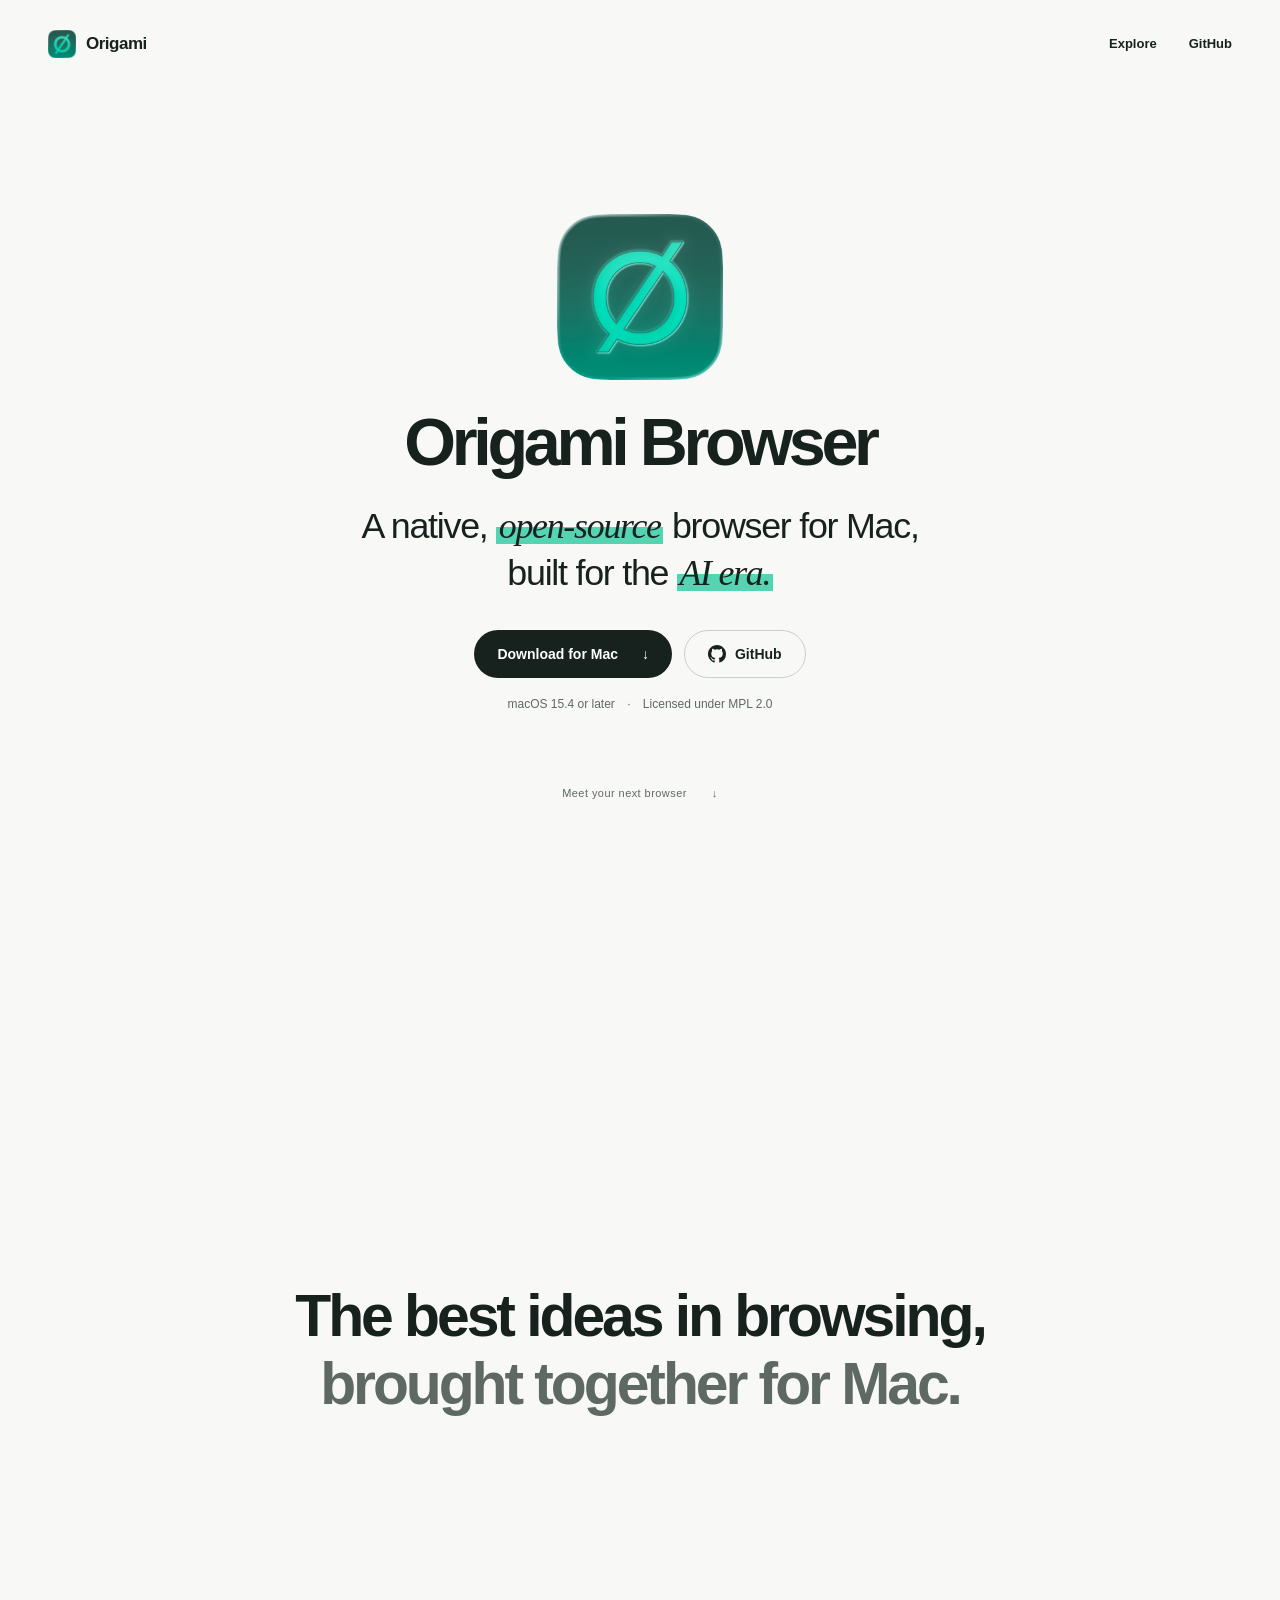
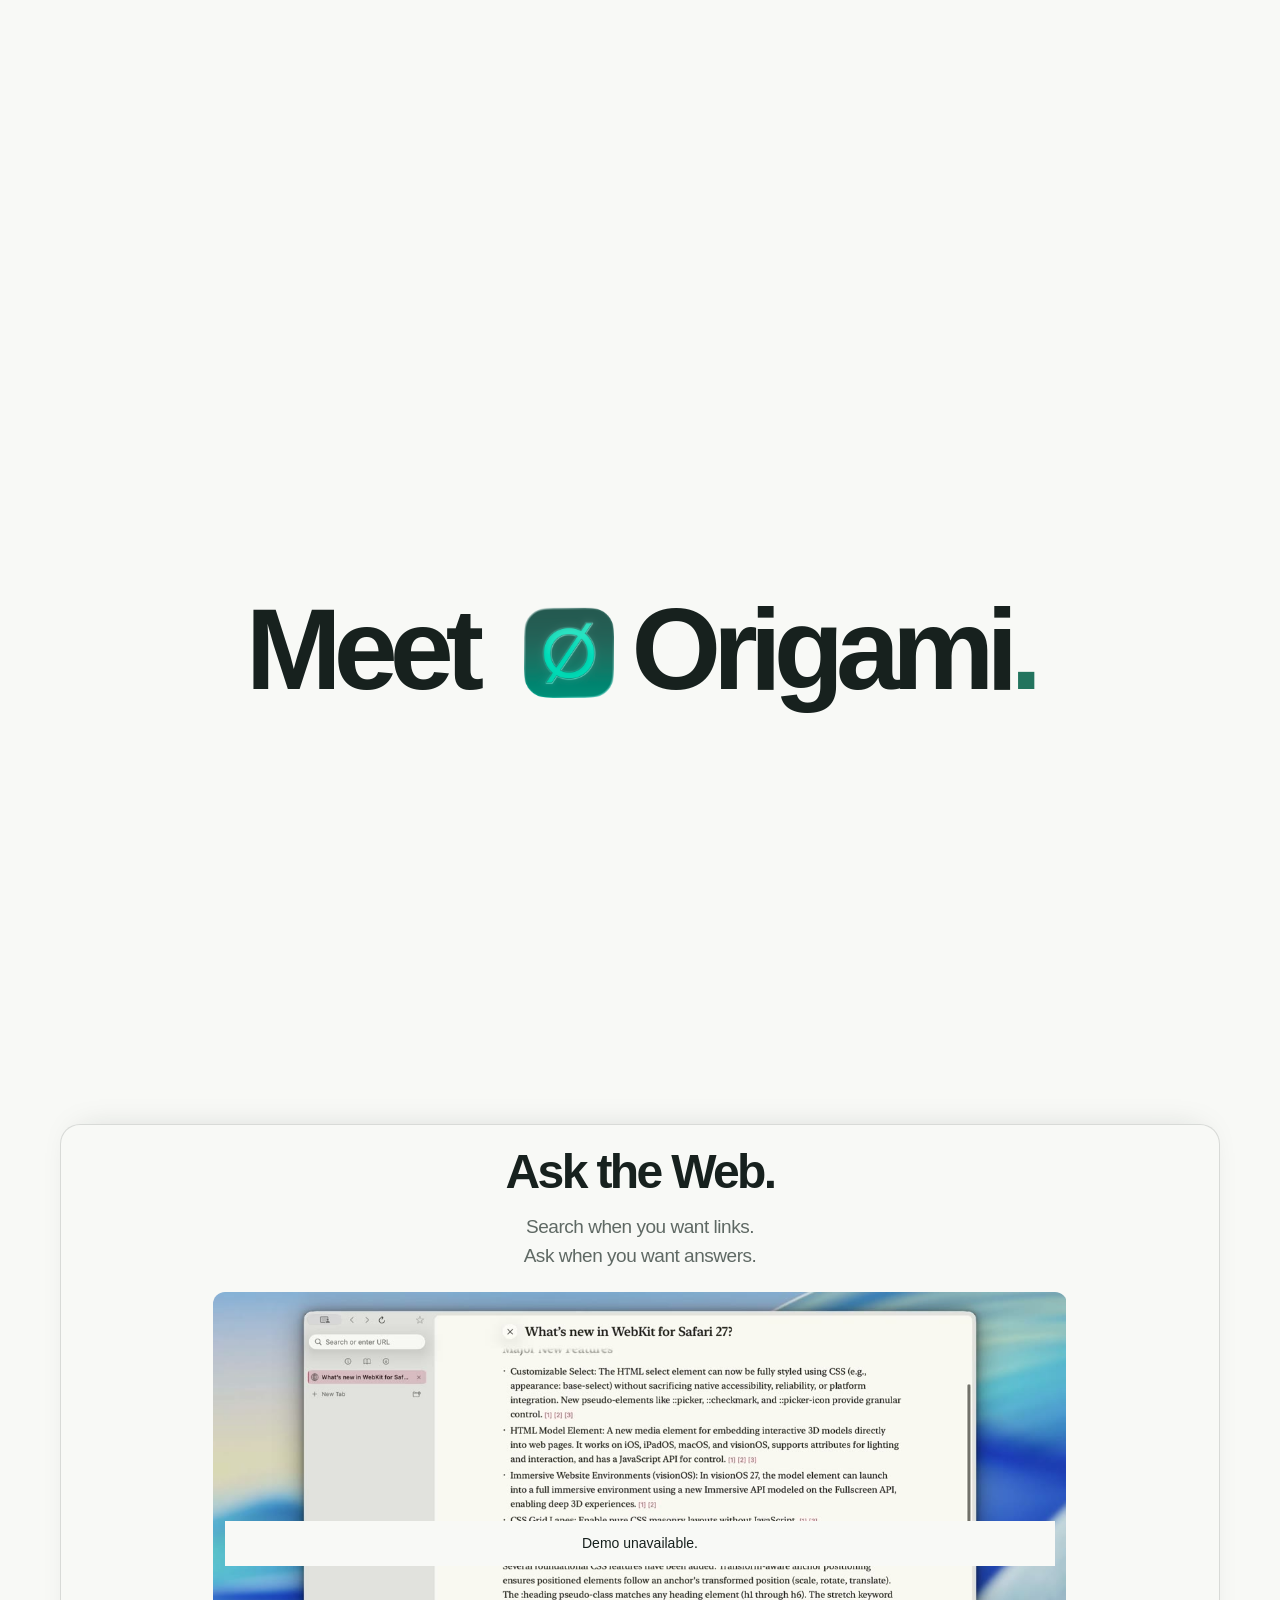
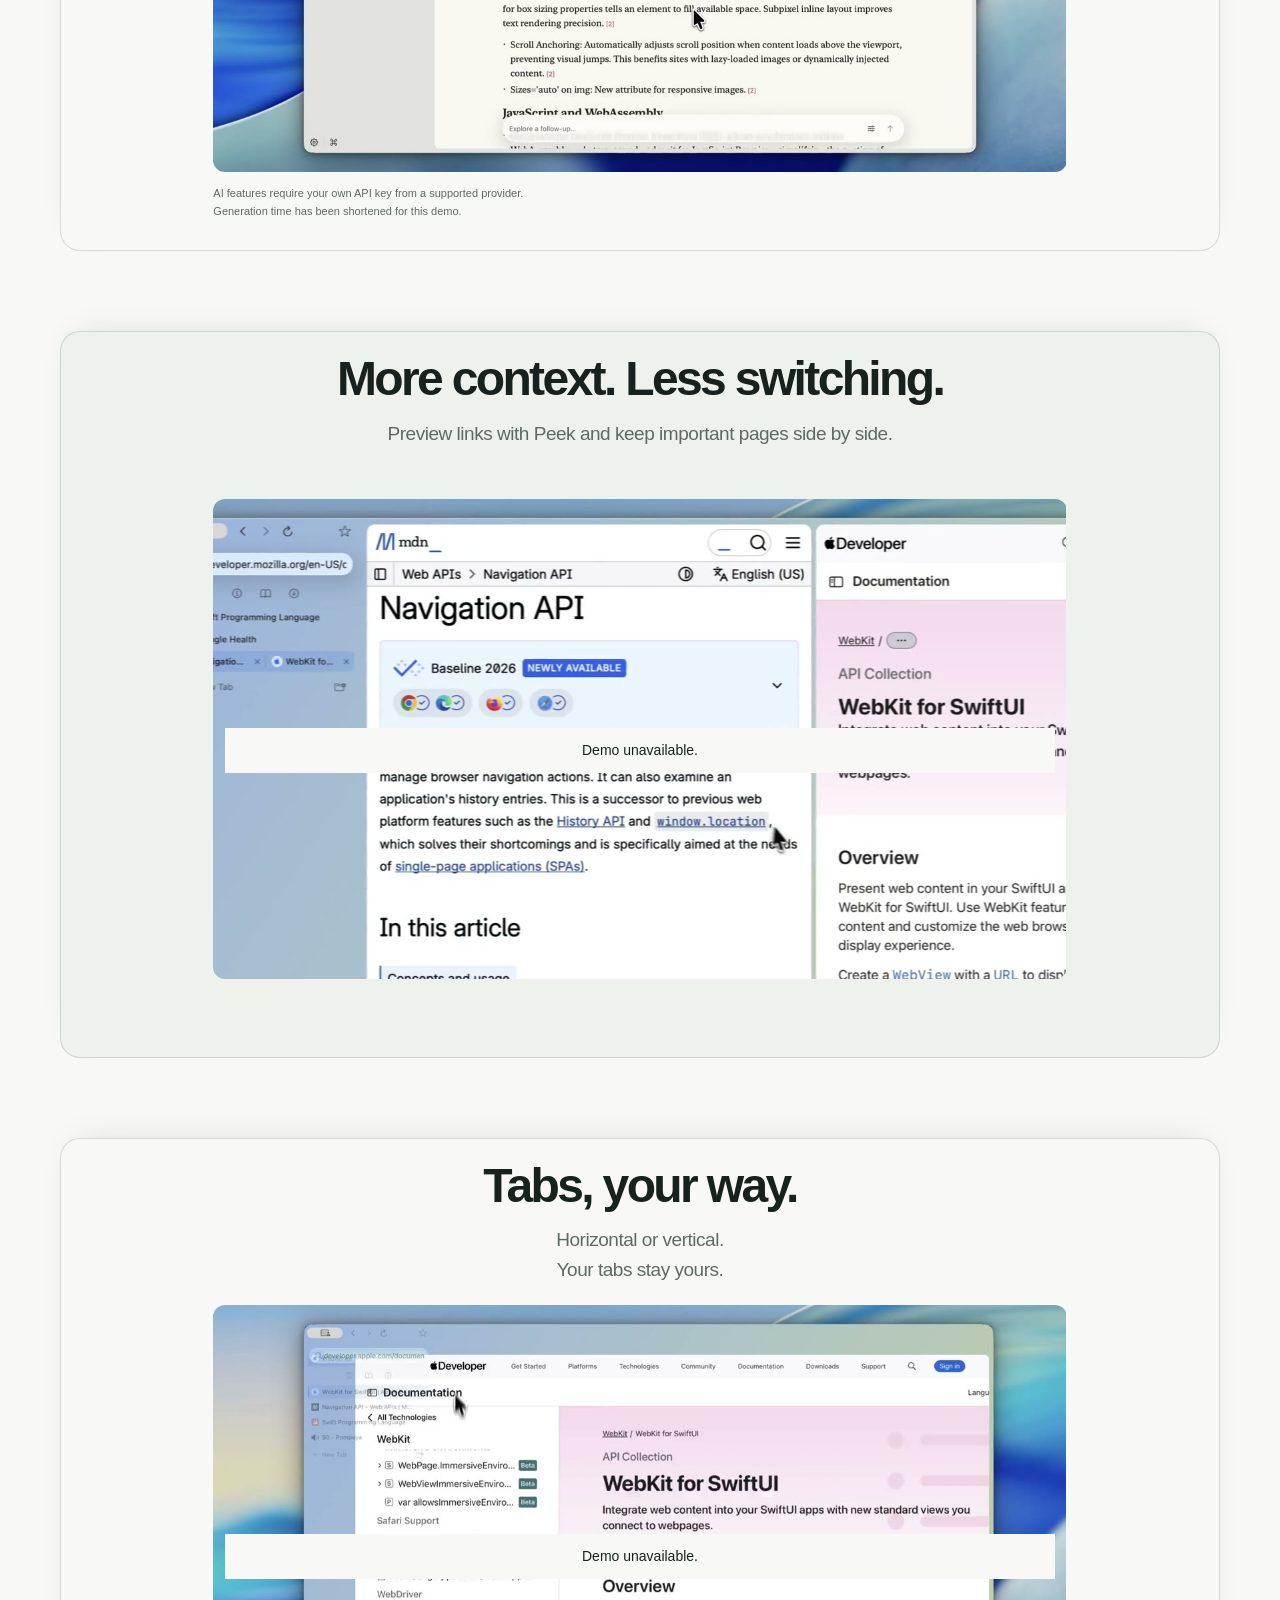
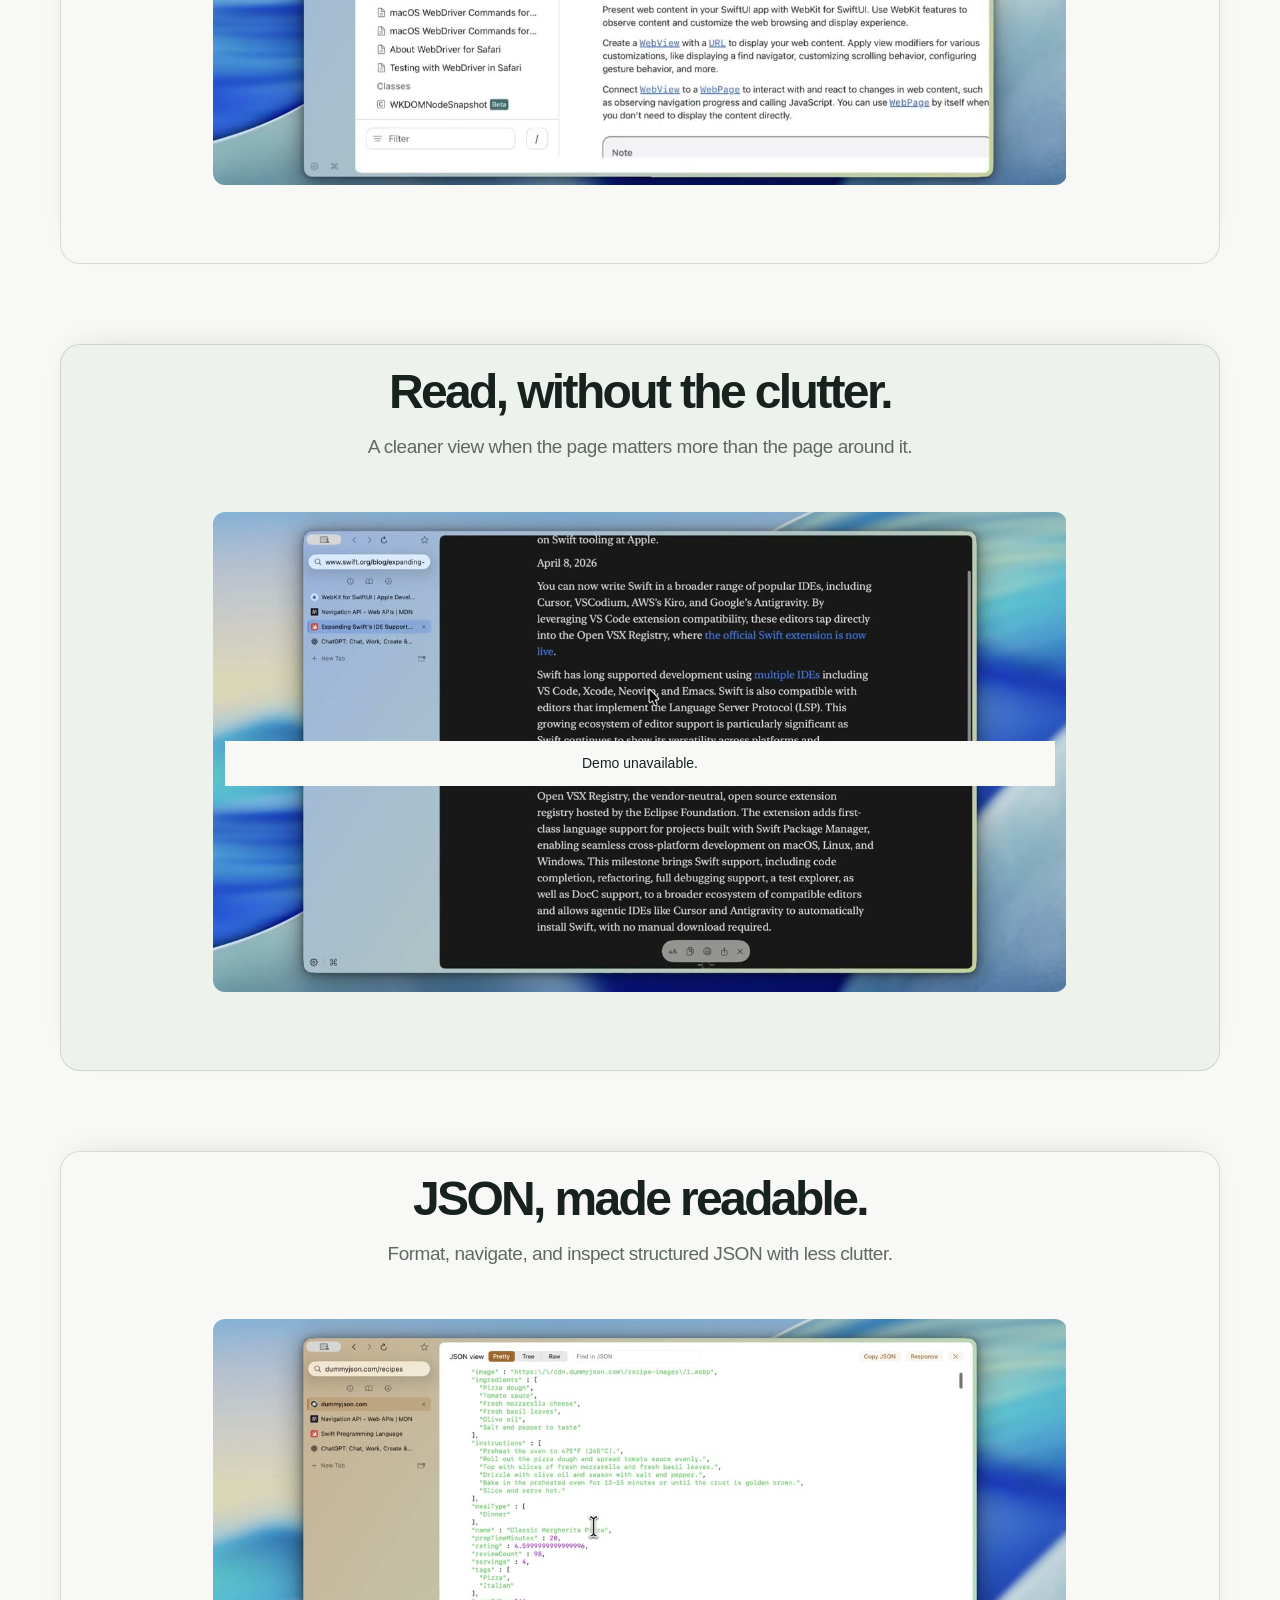
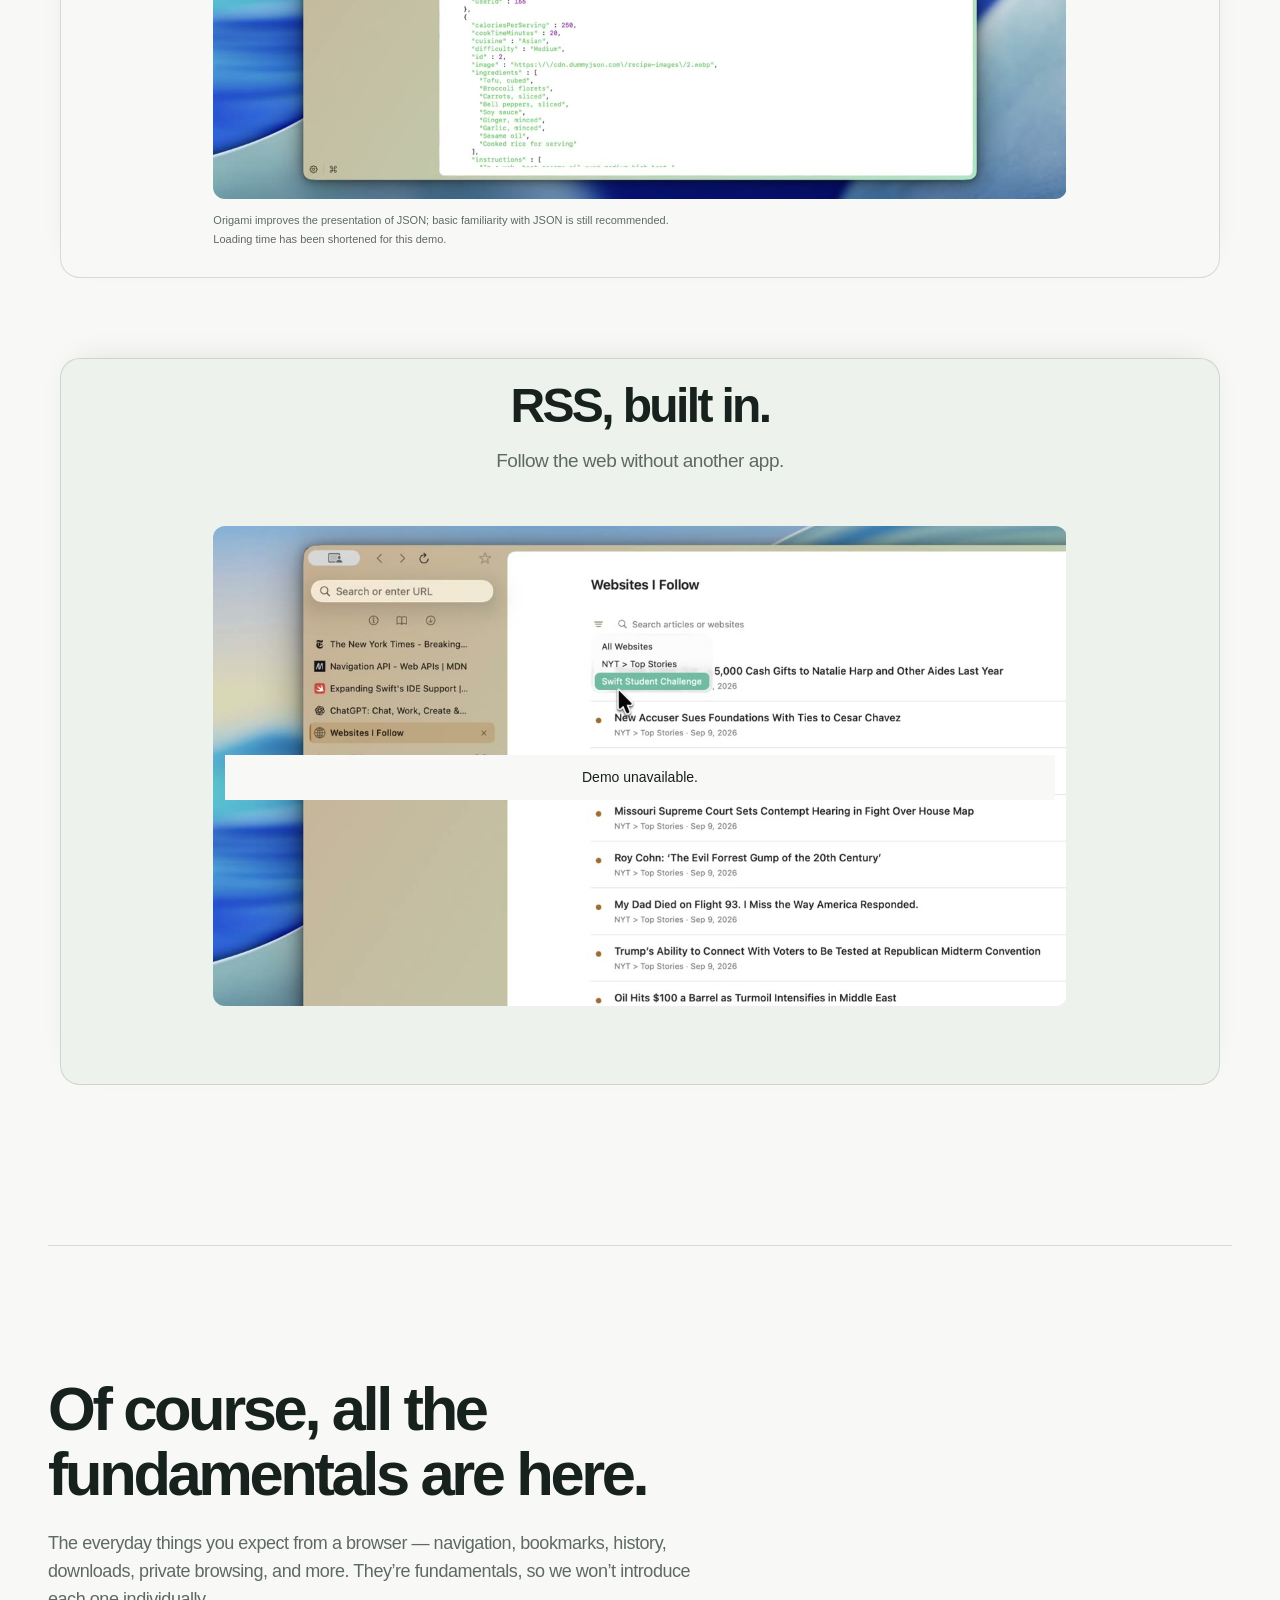
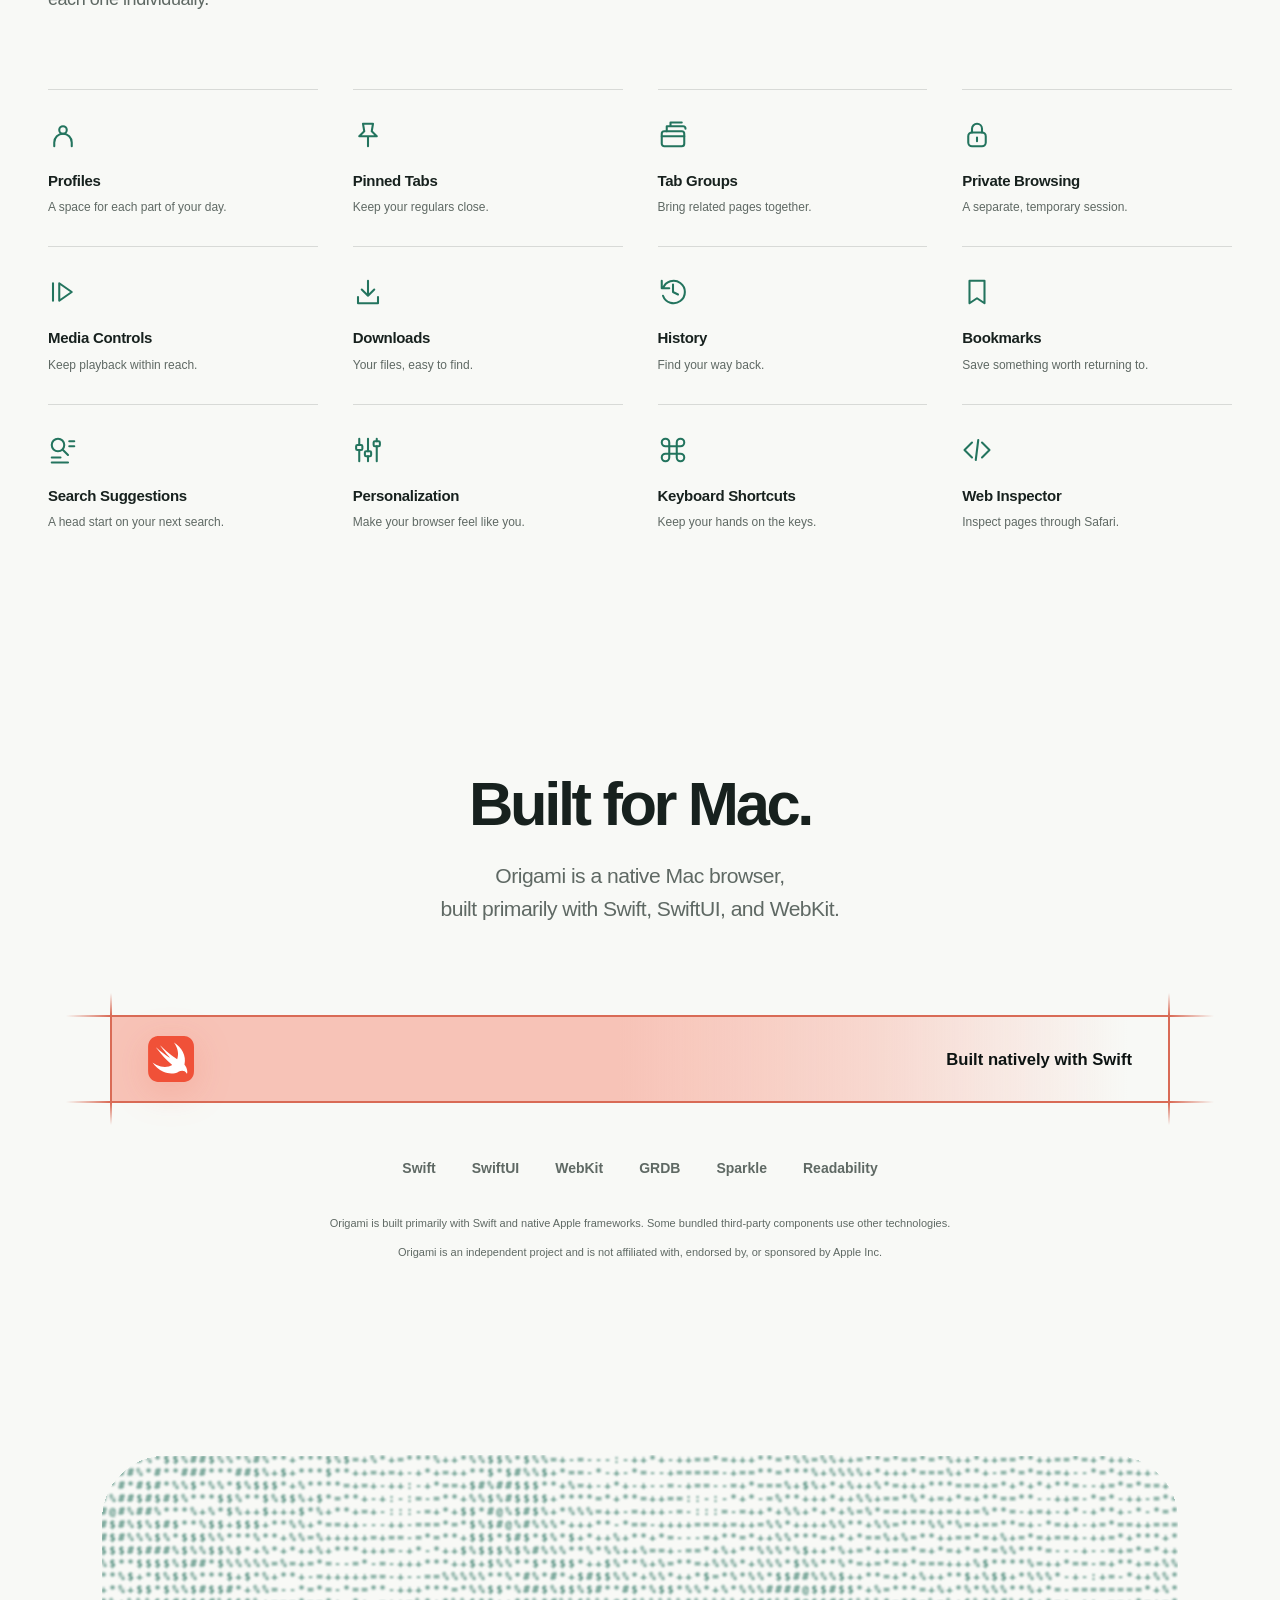
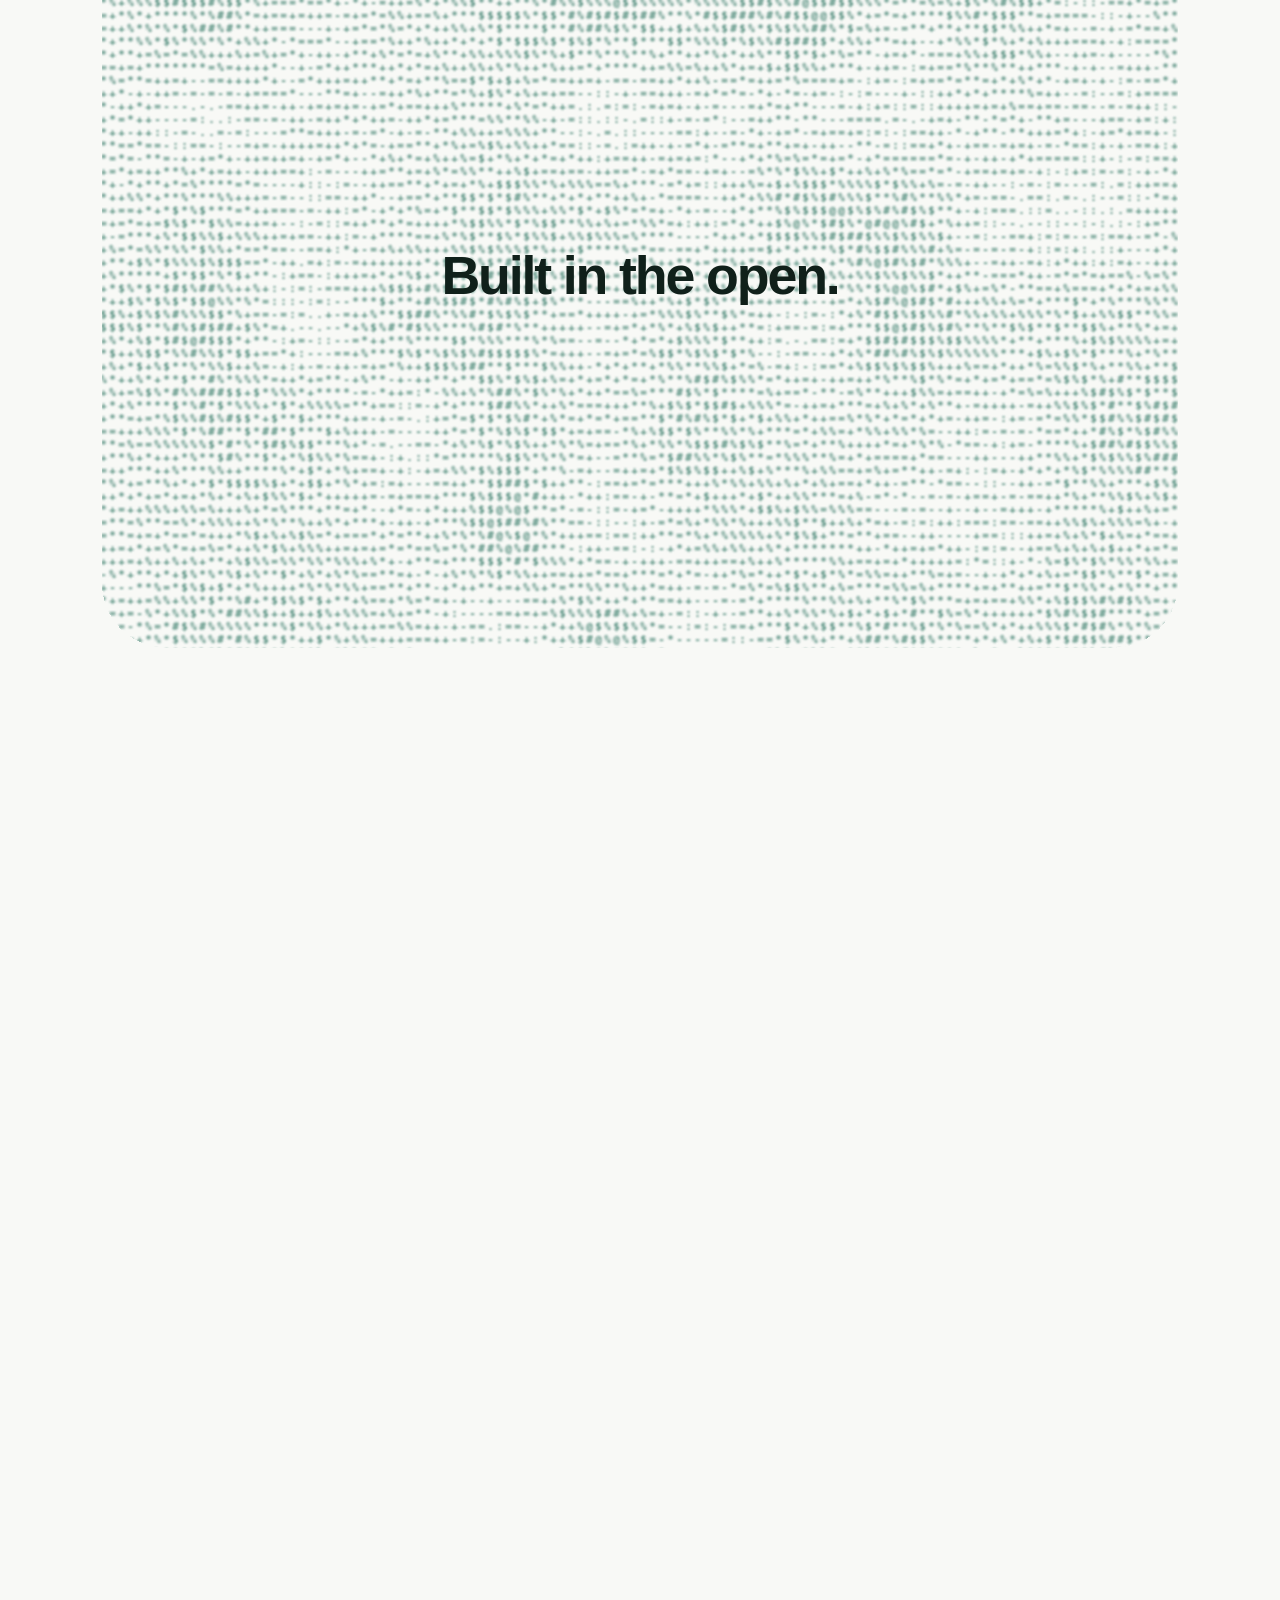
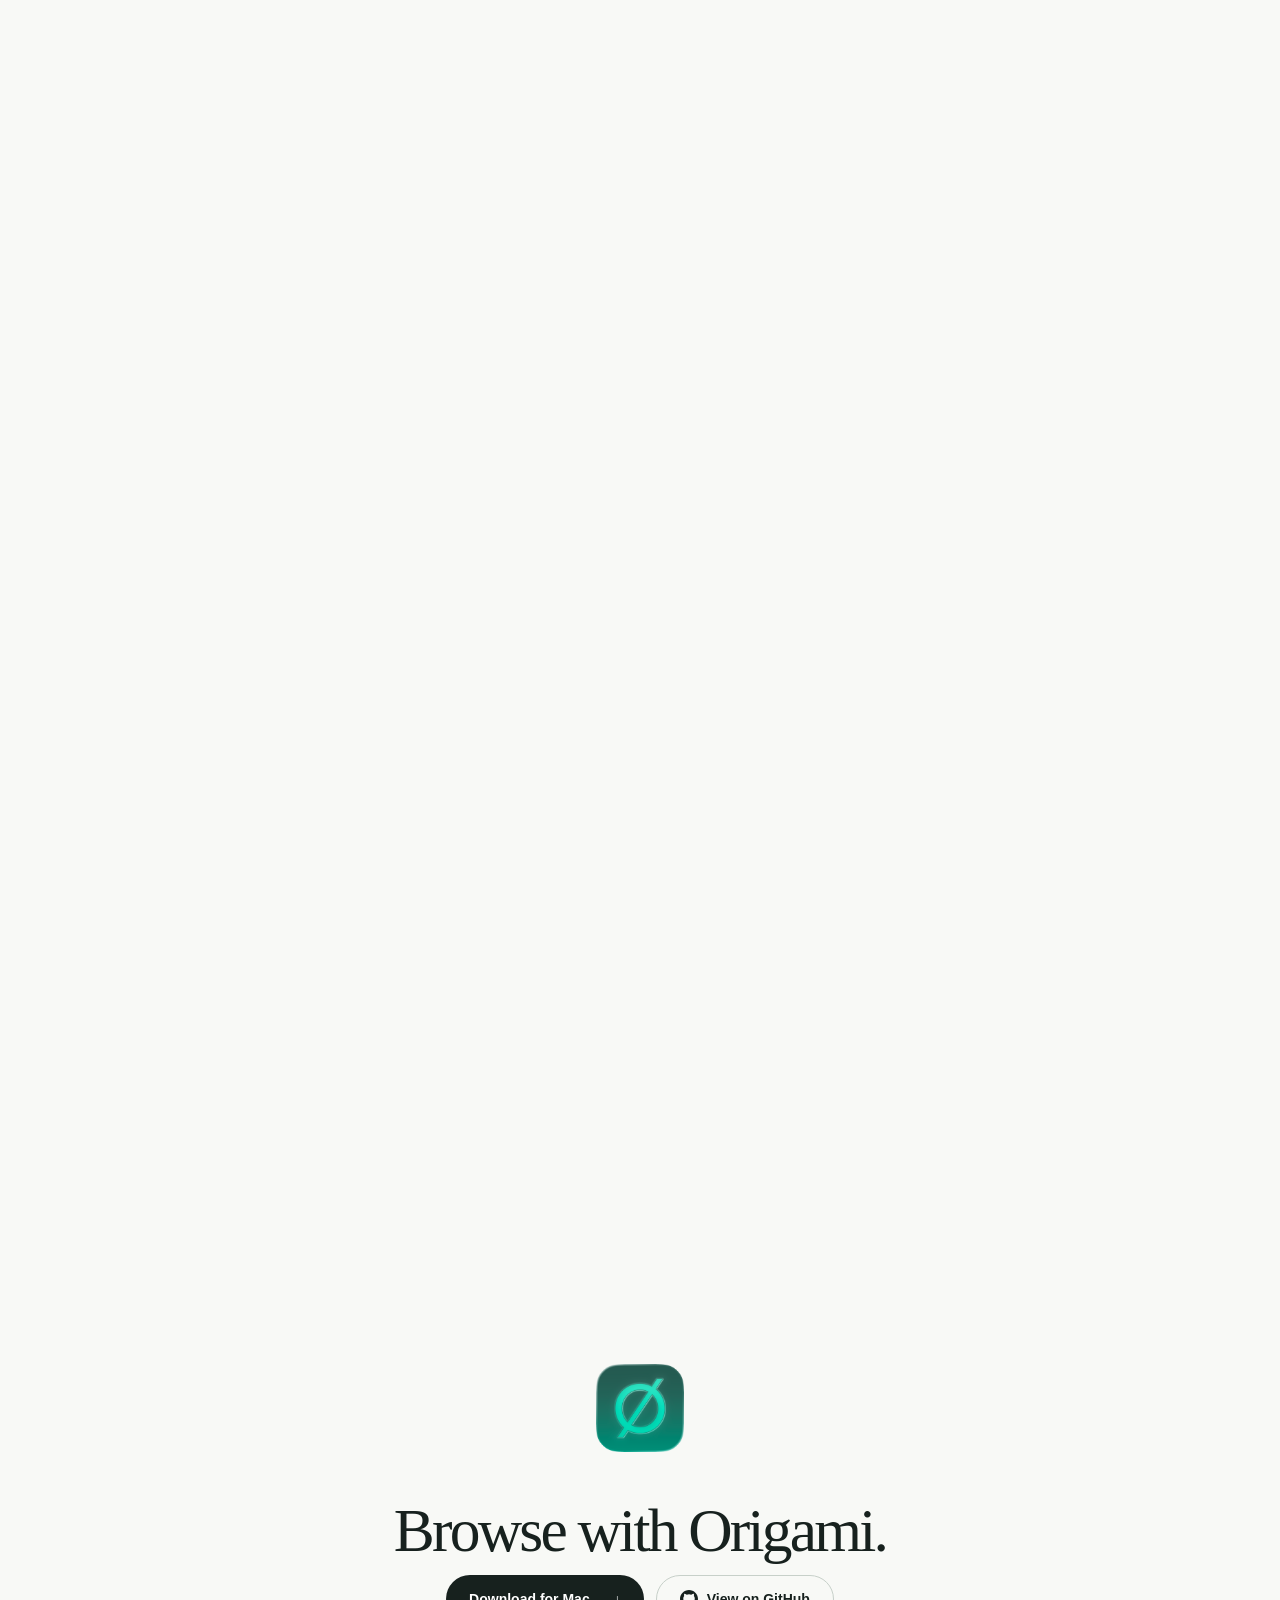
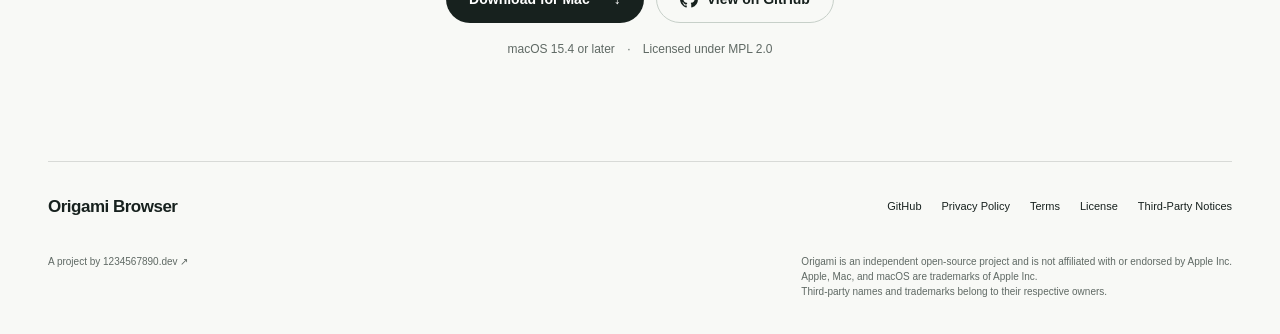
<file: website/index.html>
<!doctype html>
<html lang="en">
<head>
<meta charset="utf-8">
<meta name="viewport" content="width=device-width, initial-scale=1">
<meta name="theme-color" content="#f8f9f6">
<title>Origami Browser — Built for Mac. Ready for the AI era.</title>
<meta name="description" content="A native, open-source WebKit browser for macOS. Ask the Web, Peek and Split View, flexible tabs, Reader, JSON tools, and RSS. Built primarily with Swift.">
<meta property="og:type" content="website">
<meta property="og:title" content="Origami Browser">
<meta property="og:description" content="The best ideas in browsing, brought together for Mac.">
<meta property="og:image" content="assets/origami-icon.png">
<meta property="og:image:alt" content="Origami Browser mint app icon">
<meta name="twitter:card" content="summary">
<link rel="icon" href="assets/origami-icon.png">
<link rel="stylesheet" href="styles.css">
<link rel="stylesheet" href="swift-native.css">
<script src="site-config.js" defer>
</script>
<script src="download.js" defer></script>
<script src="latest-version.js" defer></script>
<script src="main.js" defer>
</script>
<script src="privacy-field.js" defer></script>
<noscript>
<style>.video-shell video{display:none}</style>
</noscript>
</head>
<body>
<a class="skip-link" href="#main">Skip to content</a>
<header class="site-header wrap">
<a class="brand" href="./">
<img src="assets/origami-icon.png" width="28" height="28" alt="">Origami</a>
<nav aria-label="Main">
<a href="#ask">Explore</a>
<a href="https://github.com/T-1234567890/origami-browser"><span>GitHub</span></a>
</nav>
</header>
<main id="main">
<section class="hero wrap">
<img class="hero-icon" src="assets/origami-icon.png" width="176" height="176" alt="Origami app icon" fetchpriority="high">
<h1>Origami Browser</h1>
<p class="hero-statement">A native, <mark><em>open-source</em></mark> browser for Mac, <br>built for the <mark><em>AI era.</em></mark>
</p>
<div class="actions">
<a class="button primary" data-download aria-disabled="true" tabindex="-1">Beta coming soon
</a>
<a class="button secondary" href="https://github.com/T-1234567890/origami-browser"><svg class="github-icon" viewBox="0 0 16 16" width="18" height="18" fill="currentColor" aria-hidden="true" focusable="false"><path d="M8 0C3.58 0 0 3.58 0 8c0 3.54 2.29 6.53 5.47 7.59.4.07.55-.17.55-.38 0-.19-.01-.82-.01-1.49-2.01.37-2.53-.49-2.69-.94-.09-.23-.48-.94-.82-1.13-.28-.15-.68-.52-.01-.53.63-.01 1.08.58 1.23.82.72 1.21 1.87.87 2.33.66.07-.52.28-.87.51-1.07-1.78-.2-3.64-.89-3.64-3.95 0-.87.31-1.59.82-2.15-.08-.2-.36-1.02.08-2.12 0 0 .67-.21 2.2.82a7.65 7.65 0 0 1 4 0c1.53-1.04 2.2-.82 2.2-.82.44 1.1.16 1.92.08 2.12.51.56.82 1.27.82 2.15 0 3.07-1.87 3.75-3.65 3.95.29.25.54.73.54 1.48 0 1.07-.01 1.93-.01 2.2 0 .21.15.46.55.38A8.01 8.01 0 0 0 16 8c0-4.42-3.58-8-8-8Z"/></svg><span>GitHub</span></a>
</div>
<p class="availability">macOS 15.4 or later <span>·</span> Licensed under MPL 2.0</p>
<a class="hero-next" href="#introduction" aria-label="Meet Origami">Meet your next browser <span aria-hidden="true">↓</span>
</a>
</section>
<section id="introduction" class="introduction wrap">
<h2>The best ideas in browsing, <br>
<span>brought together for Mac.</span>
</h2>
</section>
<section id="meet-origami" class="meet-screen wrap" aria-labelledby="meet-title">
<h2 id="meet-title" class="meet-origami">Meet <span class="meet-brand"><img src="assets/origami-icon.png" width="96" height="96" alt="" loading="lazy">Origami<span class="mint-dot">.</span></span>
</h2>
</section>
<div class="scroll-stack" aria-label="Explore Origami features">
<section id="ask" style="--stack-index: 0" class="chapter" aria-labelledby="ask-title">
<div class="chapter-inner">
<header class="chapter-copy">
<h2 id="ask-title">Ask the Web.</h2>
<p class="subtitle">Search when you want links.<br>Ask when you want answers.</p>
</header>
<figure class="demo">
<div class="video-shell">
<video width="1920" height="1080" muted playsinline loop preload="none" autoplay disablepictureinpicture disableremoteplayback tabindex="-1" data-src="assets/videos/ask-the-web.mp4" data-poster="assets/posters/ask-the-web.jpg" aria-label="Ask the Web. demonstration">
</video>
<noscript>
<img src="assets/posters/ask-the-web.jpg" width="1920" height="1080" alt="Origami feature demonstration preview" loading="lazy">
</noscript>
<p class="video-error" hidden>Demo unavailable.</p>
</div>
<figcaption>
<span class="demo-label">Ask the Web. — in Origami</span>
<p class="fine-print">AI features require your own API key from a supported provider.<br>Generation time has been shortened for this demo.</p>
</figcaption>
</figure>
</div>
</section>
<section id="peek" style="--stack-index: 1" class="chapter" aria-labelledby="peek-title">
<div class="chapter-inner">
<header class="chapter-copy">
<h2 id="peek-title">More context. Less switching.</h2>
<p class="subtitle">Preview links with Peek and keep important pages side by side.</p>
</header>
<figure class="demo">
<div class="video-shell">
<video width="1920" height="1080" muted playsinline loop preload="none" autoplay disablepictureinpicture disableremoteplayback tabindex="-1" data-src="assets/videos/peek-split-view.mp4" data-poster="assets/posters/peek-split-view.jpg" aria-label="More context. Less switching. demonstration">
</video>
<noscript>
<img src="assets/posters/peek-split-view.jpg" width="1920" height="1080" alt="Origami feature demonstration preview" loading="lazy">
</noscript>
<p class="video-error" hidden>Demo unavailable.</p>
</div>
<figcaption>
<span class="demo-label">More context. Less switching. — in Origami</span>
</figcaption>
</figure>
</div>
</section>
<section id="tabs" style="--stack-index: 2" class="chapter" aria-labelledby="tabs-title">
<div class="chapter-inner">
<header class="chapter-copy">
<h2 id="tabs-title">Tabs, your way.</h2>
<p class="subtitle">Horizontal or vertical.<br>Your tabs stay yours.</p>
</header>
<figure class="demo">
<div class="video-shell">
<video width="1920" height="1080" muted playsinline loop preload="none" autoplay disablepictureinpicture disableremoteplayback tabindex="-1" data-src="assets/videos/2-tab-modes.mp4" data-poster="assets/posters/2-tab-modes.jpg" aria-label="Tabs, your way. demonstration">
</video>
<noscript>
<img src="assets/posters/2-tab-modes.jpg" width="1920" height="1080" alt="Origami feature demonstration preview" loading="lazy">
</noscript>
<p class="video-error" hidden>Demo unavailable.</p>
</div>
<figcaption>
<span class="demo-label">Tabs, your way. — in Origami</span>
</figcaption>
</figure>
</div>
</section>
<section id="reader" style="--stack-index: 3" class="chapter" aria-labelledby="reader-title">
<div class="chapter-inner">
<header class="chapter-copy">
<h2 id="reader-title">Read, without the clutter.</h2>
<p class="subtitle">A cleaner view when the page matters more than the page around it.</p>
</header>
<figure class="demo">
<div class="video-shell">
<video width="1920" height="1080" muted playsinline loop preload="none" autoplay disablepictureinpicture disableremoteplayback tabindex="-1" data-src="assets/videos/reader-mode.mp4" data-poster="assets/posters/reader-mode.jpg" aria-label="Read, without the clutter. demonstration">
</video>
<noscript>
<img src="assets/posters/reader-mode.jpg" width="1920" height="1080" alt="Origami feature demonstration preview" loading="lazy">
</noscript>
<p class="video-error" hidden>Demo unavailable.</p>
</div>
<figcaption>
<span class="demo-label">Read, without the clutter. — in Origami</span>
</figcaption>
</figure>
</div>
</section>
<section id="json" style="--stack-index: 4" class="chapter" aria-labelledby="json-title">
<div class="chapter-inner">
<header class="chapter-copy">
<h2 id="json-title">JSON, made readable.</h2>
<p class="subtitle">Format, navigate, and inspect structured JSON with less clutter.</p>
</header>
<figure class="demo">
<div class="video-shell">
<video width="1920" height="1080" muted playsinline loop preload="none" autoplay disablepictureinpicture disableremoteplayback tabindex="-1" data-src="assets/videos/json.mp4" data-poster="assets/posters/json.jpg" aria-label="JSON, made readable. demonstration">
</video>
<noscript>
<img src="assets/posters/json.jpg" width="1920" height="1080" alt="Origami feature demonstration preview" loading="lazy">
</noscript>
<p class="video-error" hidden>Demo unavailable.</p>
</div>
<figcaption>
<span class="demo-label">JSON, made readable. — in Origami</span>
<p class="fine-print">Origami improves the presentation of JSON; basic familiarity with JSON is still recommended.<br>Loading time has been shortened for this demo.</p>
</figcaption>
</figure>
</div>
</section>
<section id="rss" style="--stack-index: 5" class="chapter" aria-labelledby="rss-title">
<div class="chapter-inner">
<header class="chapter-copy">
<h2 id="rss-title">RSS, built in.</h2>
<p class="subtitle">Follow the web without another app.</p>
</header>
<figure class="demo">
<div class="video-shell">
<video width="1920" height="1080" muted playsinline loop preload="none" autoplay disablepictureinpicture disableremoteplayback tabindex="-1" data-src="assets/videos/rss.mp4" data-poster="assets/posters/rss.jpg" aria-label="RSS, built in. demonstration">
</video>
<noscript>
<img src="assets/posters/rss.jpg" width="1920" height="1080" alt="Origami feature demonstration preview" loading="lazy">
</noscript>
<p class="video-error" hidden>Demo unavailable.</p>
</div>
<figcaption>
<span class="demo-label">RSS, built in. — in Origami</span>
</figcaption>
</figure>
</div>
</section>
</div>
<section class="fundamentals wrap">
<h2>Of course, all the<br>fundamentals are here.</h2>
<p class="subtitle">The everyday things you expect from a browser — navigation, bookmarks, history, downloads, private browsing, and more. They’re fundamentals, so we won’t introduce each one individually.</p>
<ul class="feature-grid">
<li>
<svg viewBox="0 0 24 24" width="26" height="26" aria-hidden="true" focusable="false"><circle cx="12" cy="8" r="3"/><path d="M5 21v-3a7 7 0 0 1 14 0v3"/></svg>
<h3>Profiles</h3>
<p>A space for each part of your day.</p>
</li>
<li>
<svg viewBox="0 0 24 24" width="26" height="26" aria-hidden="true" focusable="false"><path d="m8 3 8 0-1 6 4 4H5l4-4-1-6Zm4 10v8"/></svg>
<h3>Pinned Tabs</h3>
<p>Keep your regulars close.</p>
</li>
<li>
<svg viewBox="0 0 24 24" width="26" height="26" aria-hidden="true" focusable="false"><rect x="3" y="9" width="18" height="12" rx="2"/><path d="M3 13h18M7 9V5h13a2 2 0 0 1 2 2M10 5V2h9"/></svg>
<h3>Tab Groups</h3>
<p>Bring related pages together.</p>
</li>
<li>
<svg viewBox="0 0 24 24" width="26" height="26" aria-hidden="true" focusable="false"><rect x="5" y="10" width="14" height="11" rx="3"/><path d="M8 10V7a4 4 0 0 1 8 0v3m-4 4v3"/></svg>
<h3>Private Browsing</h3>
<p>A separate, temporary session.</p>
</li>
<li>
<svg viewBox="0 0 24 24" width="26" height="26" aria-hidden="true" focusable="false"><path d="m9 5 10 7-10 7V5ZM4 5v14"/></svg>
<h3>Media Controls</h3>
<p>Keep playback within reach.</p>
</li>
<li>
<svg viewBox="0 0 24 24" width="26" height="26" aria-hidden="true" focusable="false"><path d="M12 3v12m-5-5 5 5 5-5M4 16v5h16v-5"/></svg>
<h3>Downloads</h3>
<p>Your files, easy to find.</p>
</li>
<li>
<svg viewBox="0 0 24 24" width="26" height="26" aria-hidden="true" focusable="false"><path d="M4 9a9 9 0 1 1 0 6M3 3v6h6m3-3v6l4 2"/></svg>
<h3>History</h3>
<p>Find your way back.</p>
</li>
<li>
<svg viewBox="0 0 24 24" width="26" height="26" aria-hidden="true" focusable="false"><path d="M6 3h12v18l-6-4-6 4V3Z"/></svg>
<h3>Bookmarks</h3>
<p>Save something worth returning to.</p>
</li>
<li>
<svg viewBox="0 0 24 24" width="26" height="26" aria-hidden="true" focusable="false"><circle cx="8" cy="8" r="5"/><path d="m12 12 4 4M17 5h4m-4 4h4M3 18h7m-7 4h13"/></svg>
<h3>Search Suggestions</h3>
<p>A head start on your next search.</p>
</li>
<li>
<svg viewBox="0 0 24 24" width="26" height="26" aria-hidden="true" focusable="false"><path d="M5 3v5m0 4v9M12 3v10m0 4v4M19 3v2m0 4v12"/><rect x="2.5" y="8" width="5" height="4" rx="1"/><rect x="9.5" y="13" width="5" height="4" rx="1"/><rect x="16.5" y="5" width="5" height="4" rx="1"/></svg>
<h3>Personalization</h3>
<p>Make your browser feel like you.</p>
</li>
<li>
<svg viewBox="0 0 24 24" width="26" height="26" aria-hidden="true" focusable="false"><path d="M9 9V6a3 3 0 1 0-3 3h12a3 3 0 1 0-3-3v12a3 3 0 1 0 3-3H6a3 3 0 1 0 3 3V9Z"/></svg>
<h3>Keyboard Shortcuts</h3>
<p>Keep your hands on the keys.</p>
</li>
<li>
<svg viewBox="0 0 24 24" width="26" height="26" aria-hidden="true" focusable="false"><path d="m8 6-6 6 6 6m8-12 6 6-6 6m-3-14-2 16"/></svg>
<h3>Web Inspector</h3>
<p>Inspect pages through Safari.</p>
</li>
</ul>
</section>
<section class="native wrap">
<h2>Built for Mac.</h2>
<p class="subtitle">Origami is a native Mac browser,<br>built primarily with Swift, SwiftUI, and WebKit.</p>      <section class="swift-native-section" aria-label="Built natively with Swift: battery efficient, lightning fast, and native throughout" tabindex="0">
        <div class="swift-default-content">
          <img src="assets/icons/swift-logo-color.svg" alt="" width="46" height="46" loading="lazy" decoding="async">
          <span>Built natively with Swift</span>
        </div>
        <div class="swift-hover-content" aria-hidden="true">
          <span>
<svg viewBox="0 0 24 24">
<rect x="2" y="7" width="16" height="10" rx="2">
</rect>
<path d="M22 11v2">
</path>
<path d="M6 11v2">
</path>
</svg>Battery Efficient</span>
          <span>
<svg viewBox="0 0 24 24">
<path d="m13 2-9 12h8l-1 8 9-12h-8z">
</path>
</svg>Lightning Fast</span>
          <span>
<svg viewBox="0 0 24 24">
<path d="m18 16 4-4-4-4">
</path>
<path d="m6 8-4 4 4 4">
</path>
<path d="m14.5 4-5 16">
</path>
</svg>Native Throughout</span>
        </div>
      </section>
<ul class="stack" aria-label="Technologies">
<li>Swift</li>
<li>SwiftUI</li>
<li>WebKit</li>
<li>GRDB</li>
<li>Sparkle</li>
<li>Readability</li>
</ul>
<p class="fine-print">Origami is built primarily with Swift and native Apple frameworks. Some bundled third-party components use other technologies.</p>
<p class="fine-print">Origami is an independent project and is not affiliated with, endorsed by, or sponsored by Apple Inc.</p>
</section>
<section id="open-and-private" class="privacy-field" aria-labelledby="privacy-field-title">
<div class="privacy-field-stage">
<canvas class="privacy-field-canvas" aria-hidden="true"></canvas>
<div class="privacy-field-content">
<h2 id="privacy-field-title"><span class="field-line" style="--line:0">Built in the open.</span><span class="field-line accent" style="--line:1">Private by design.</span></h2>
<p><span class="field-line" style="--line:2">No first-party telemetry.</span><span class="field-line" style="--line:3">AI is optional and uses your own API key.</span><span class="field-line" style="--line:4">Origami is open source.</span><span class="field-line" style="--line:5">Official builds are signed and notarized.</span></p>
</div>
</div>
</section>
<section class="final-cta wrap" id="download">
<img src="assets/origami-icon.png" width="88" height="88" alt="" loading="lazy">
<p class="latest-version" data-latest-version aria-hidden="true"></p>
<h2>Browse with Origami.</h2>
<div class="actions">
<a class="button primary" data-download aria-disabled="true" tabindex="-1">Beta coming soon
</a>
<a class="button secondary" href="https://github.com/T-1234567890/origami-browser"><svg class="github-icon" viewBox="0 0 16 16" width="18" height="18" fill="currentColor" aria-hidden="true" focusable="false"><path d="M8 0C3.58 0 0 3.58 0 8c0 3.54 2.29 6.53 5.47 7.59.4.07.55-.17.55-.38 0-.19-.01-.82-.01-1.49-2.01.37-2.53-.49-2.69-.94-.09-.23-.48-.94-.82-1.13-.28-.15-.68-.52-.01-.53.63-.01 1.08.58 1.23.82.72 1.21 1.87.87 2.33.66.07-.52.28-.87.51-1.07-1.78-.2-3.64-.89-3.64-3.95 0-.87.31-1.59.82-2.15-.08-.2-.36-1.02.08-2.12 0 0 .67-.21 2.2.82a7.65 7.65 0 0 1 4 0c1.53-1.04 2.2-.82 2.2-.82.44 1.1.16 1.92.08 2.12.51.56.82 1.27.82 2.15 0 3.07-1.87 3.75-3.65 3.95.29.25.54.73.54 1.48 0 1.07-.01 1.93-.01 2.2 0 .21.15.46.55.38A8.01 8.01 0 0 0 16 8c0-4.42-3.58-8-8-8Z"/></svg><span>View on GitHub</span></a>
</div>
<p class="availability">macOS 15.4 or later <span>·</span> Licensed under MPL 2.0</p>
</section>
</main>
<footer class="site-footer wrap">
<div class="footer-top">
<a class="brand" href="./">Origami Browser</a>
<nav aria-label="Footer">
<a href="https://github.com/T-1234567890/origami-browser"><span>GitHub</span></a>
<a href="privacy/">Privacy Policy</a>
<a href="terms/">Terms</a>
<a href="license/">License</a>
<a href="notices/">Third-Party Notices</a>
</nav>
</div>
<div class="footer-bottom">
<a href="https://1234567890.dev/">A project by 1234567890.dev ↗</a>
<p>Origami is an independent open-source project and is not affiliated with or endorsed by Apple Inc.<br>Apple, Mac, and macOS are trademarks of Apple Inc.<br>Third-party names and trademarks belong to their respective owners.</p>
</div>
</footer>
</body>
</html>
</file>
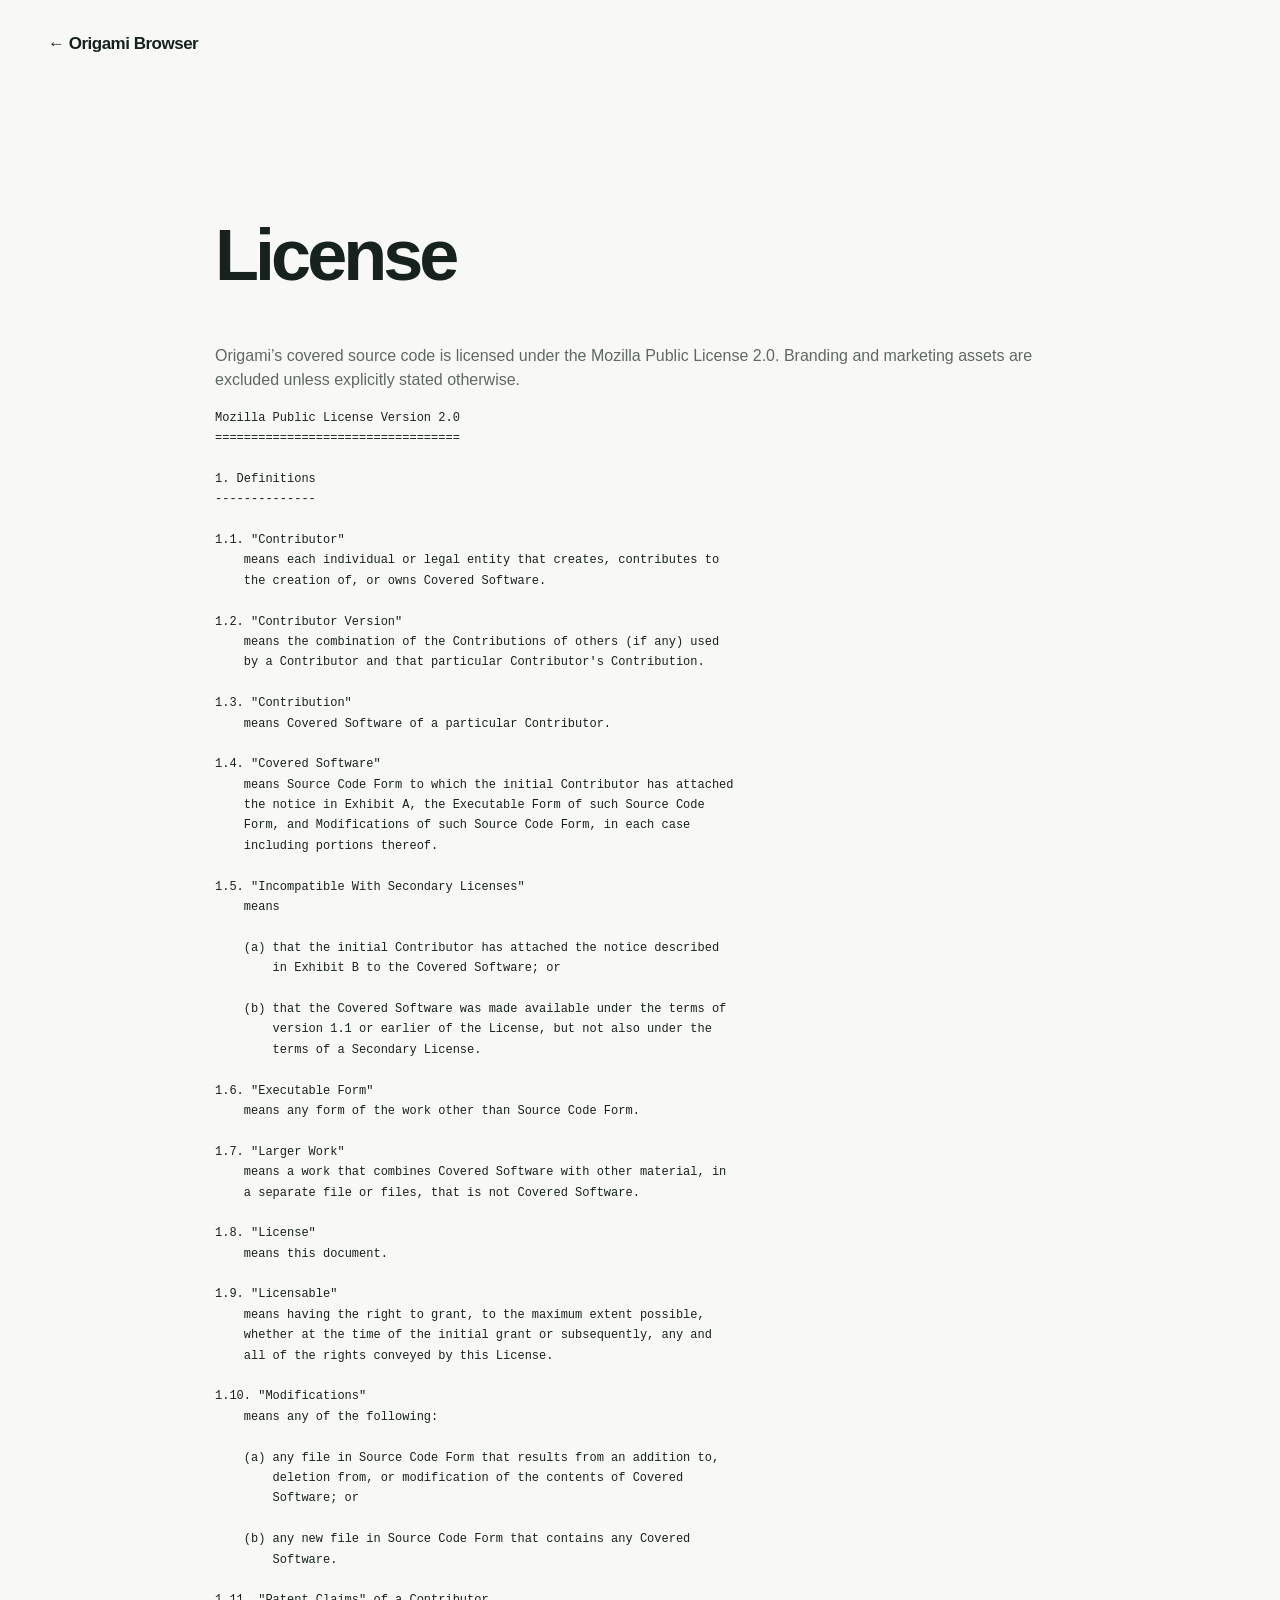
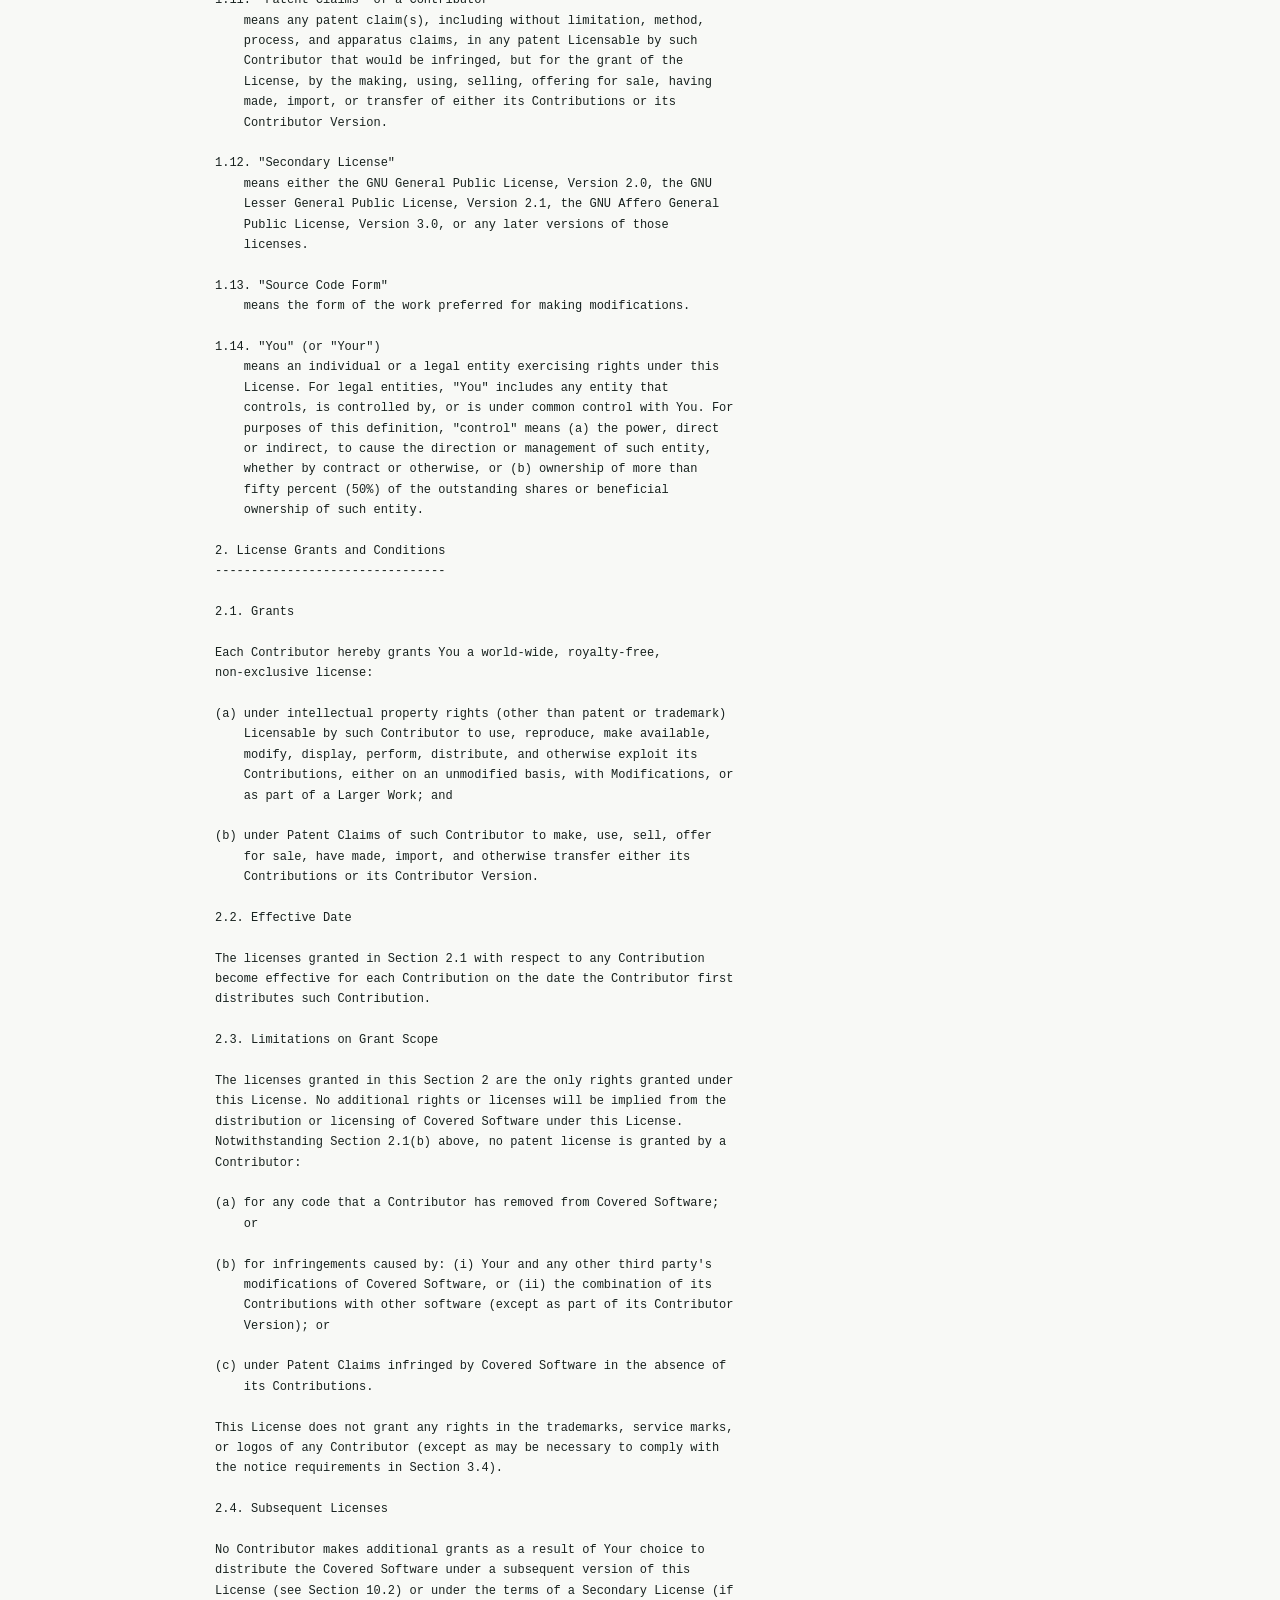
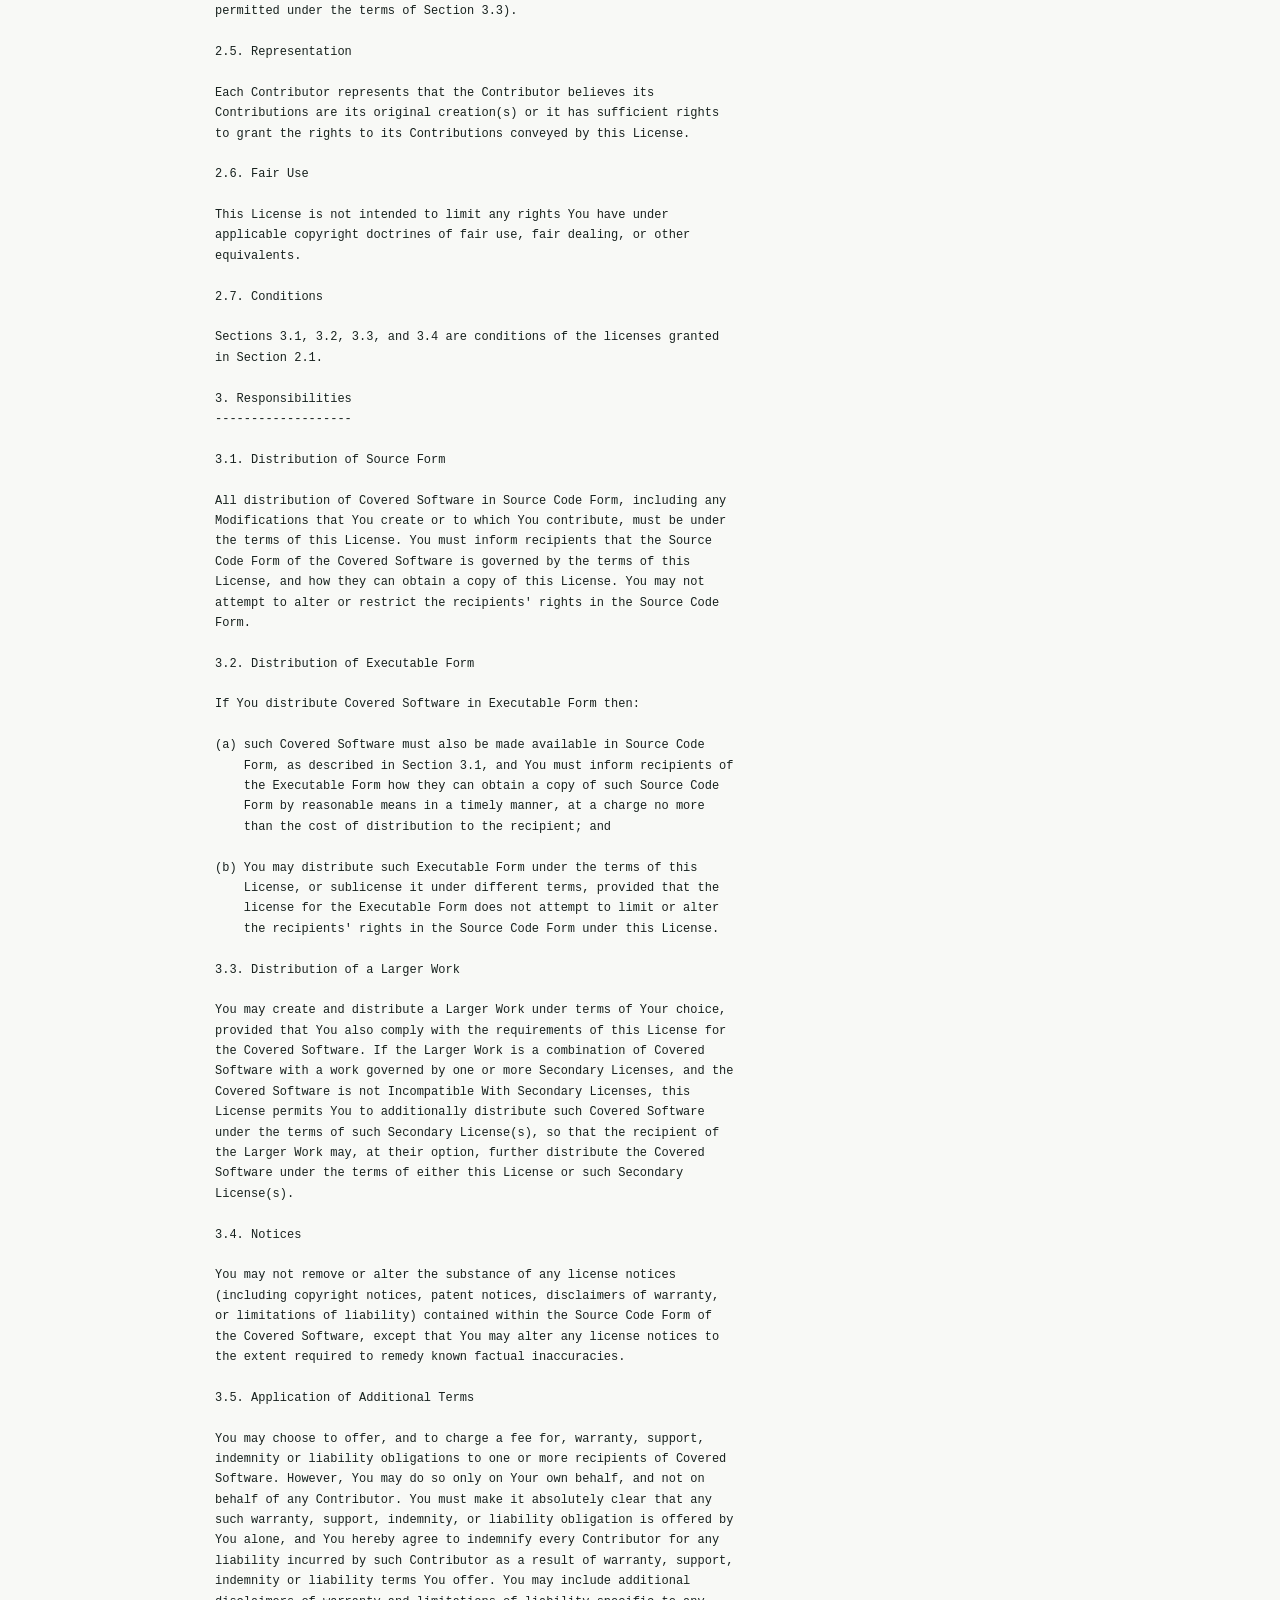
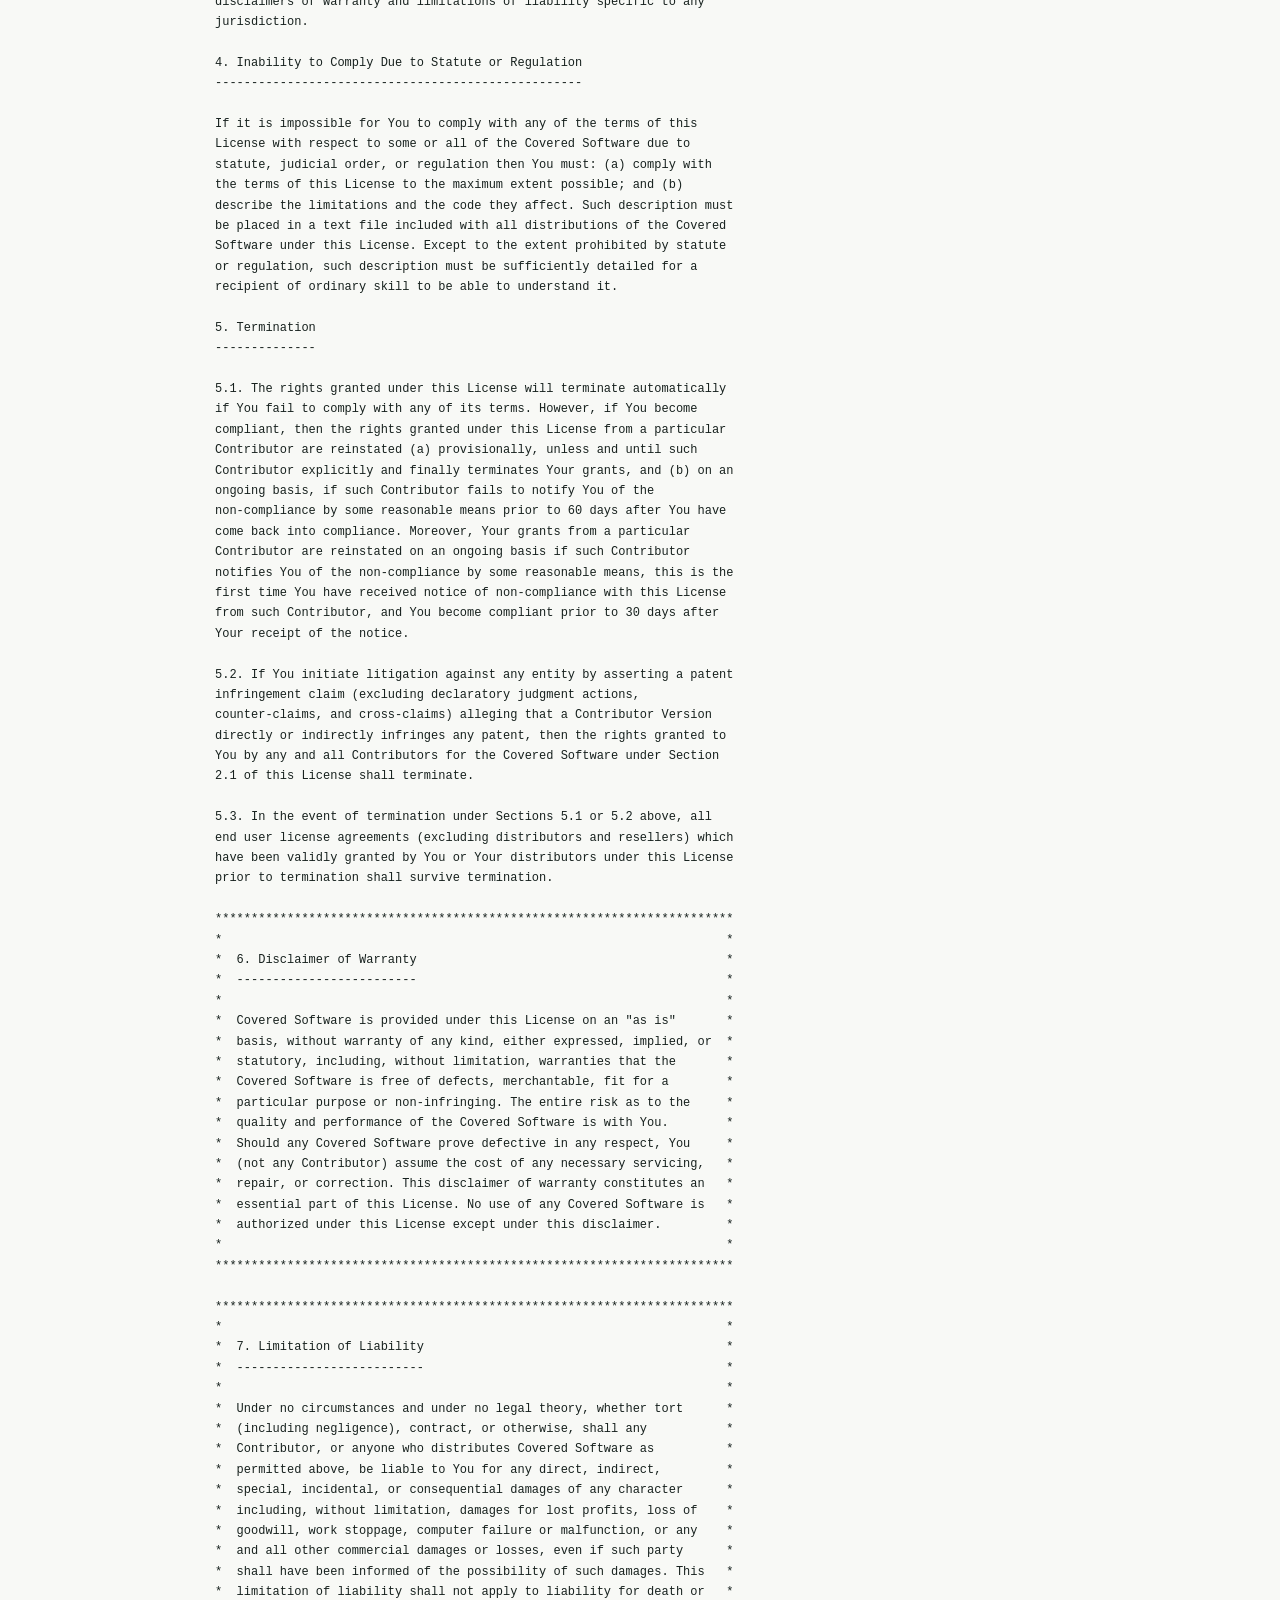
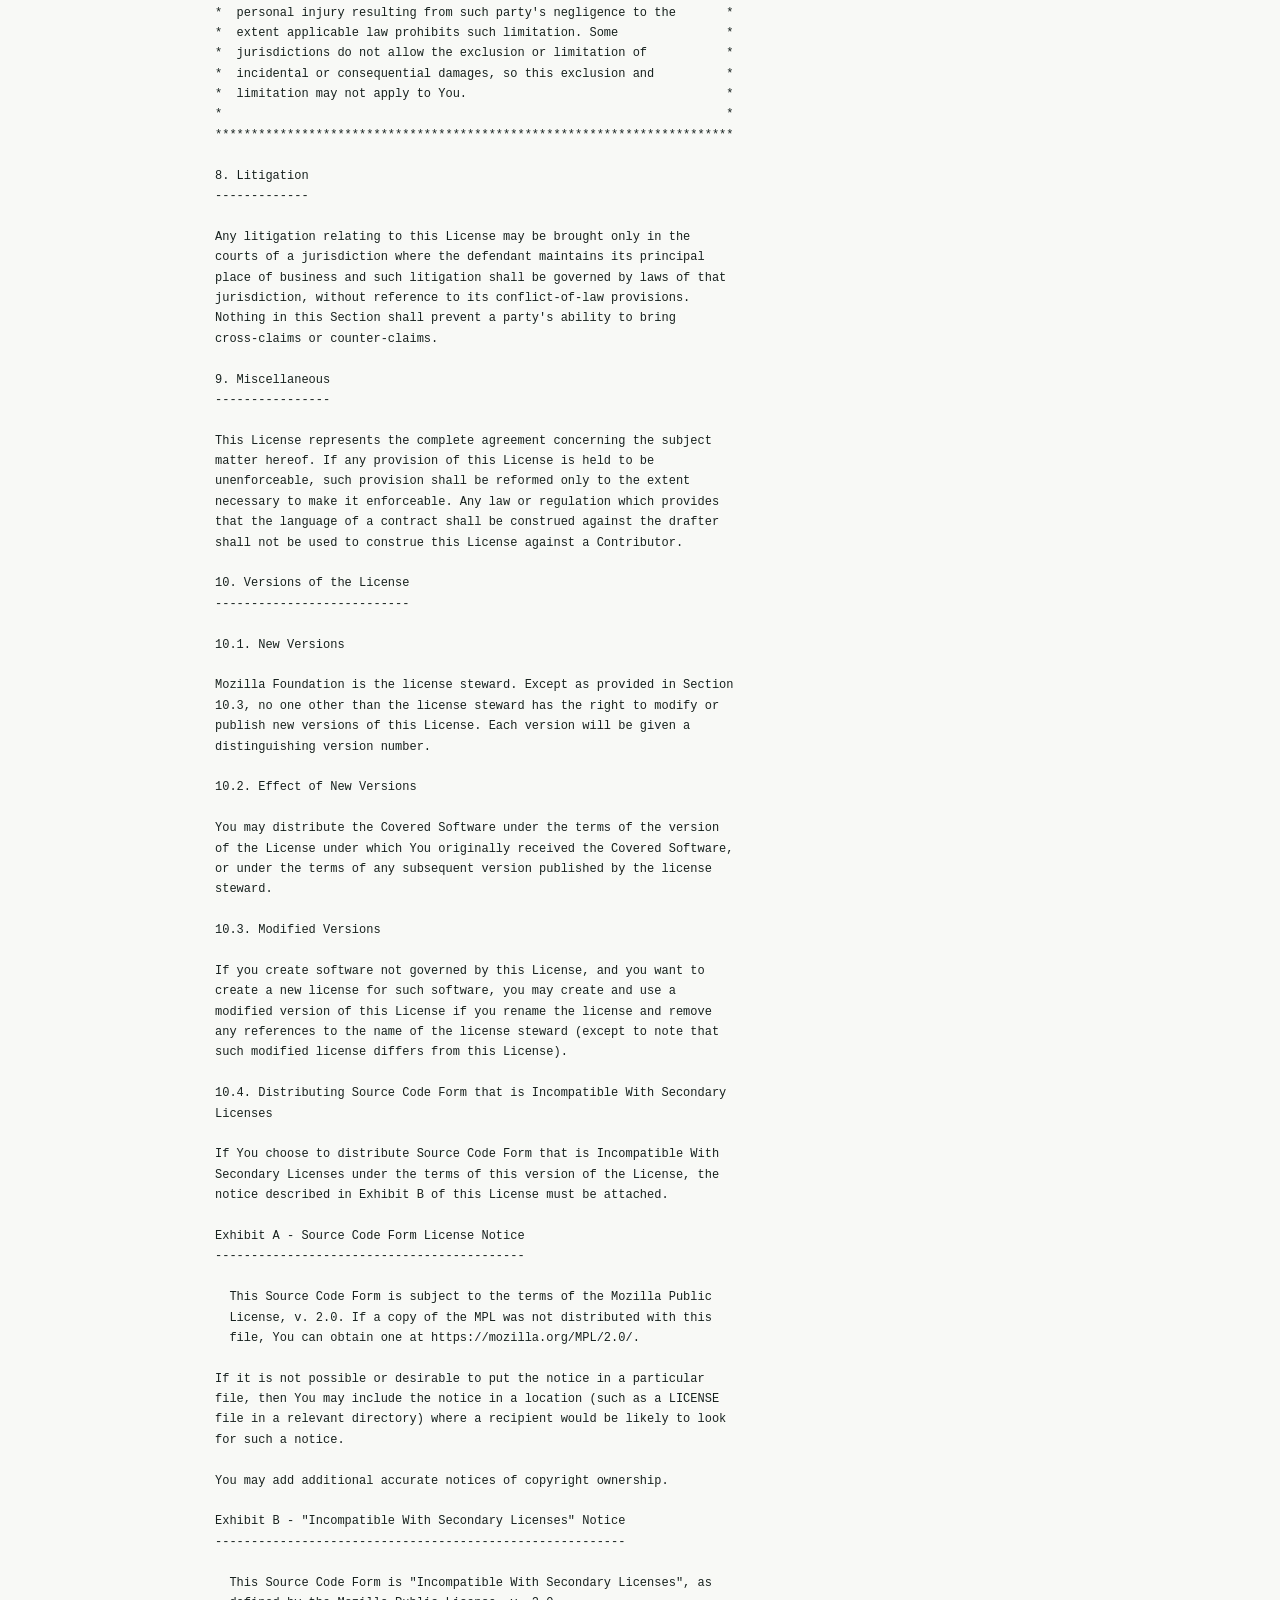
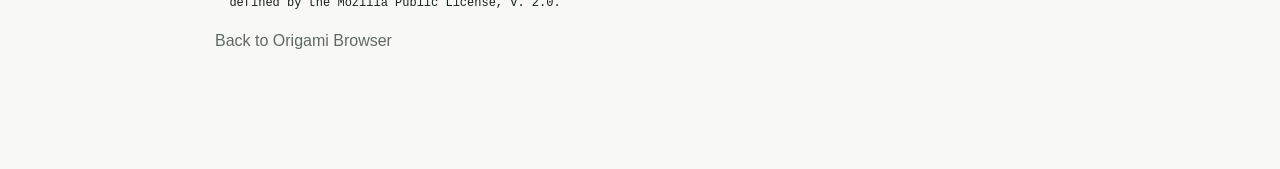
<file: website/license/index.html>
<!doctype html><html lang="en"><head><meta charset="utf-8"><meta name="viewport" content="width=device-width, initial-scale=1"><title>License — Origami Browser</title><link rel="stylesheet" href="../styles.css"><link rel="icon" href="../assets/origami-icon.png"></head><body><header class="site-header wrap"><a class="brand" href="../">← Origami Browser</a></header><main class="legal wrap"><h1>License</h1><p>Origami’s covered source code is licensed under the Mozilla Public License 2.0. Branding and marketing assets are excluded unless explicitly stated otherwise.</p><pre>Mozilla Public License Version 2.0
==================================

1. Definitions
--------------

1.1. &quot;Contributor&quot;
    means each individual or legal entity that creates, contributes to
    the creation of, or owns Covered Software.

1.2. &quot;Contributor Version&quot;
    means the combination of the Contributions of others (if any) used
    by a Contributor and that particular Contributor&#x27;s Contribution.

1.3. &quot;Contribution&quot;
    means Covered Software of a particular Contributor.

1.4. &quot;Covered Software&quot;
    means Source Code Form to which the initial Contributor has attached
    the notice in Exhibit A, the Executable Form of such Source Code
    Form, and Modifications of such Source Code Form, in each case
    including portions thereof.

1.5. &quot;Incompatible With Secondary Licenses&quot;
    means

    (a) that the initial Contributor has attached the notice described
        in Exhibit B to the Covered Software; or

    (b) that the Covered Software was made available under the terms of
        version 1.1 or earlier of the License, but not also under the
        terms of a Secondary License.

1.6. &quot;Executable Form&quot;
    means any form of the work other than Source Code Form.

1.7. &quot;Larger Work&quot;
    means a work that combines Covered Software with other material, in
    a separate file or files, that is not Covered Software.

1.8. &quot;License&quot;
    means this document.

1.9. &quot;Licensable&quot;
    means having the right to grant, to the maximum extent possible,
    whether at the time of the initial grant or subsequently, any and
    all of the rights conveyed by this License.

1.10. &quot;Modifications&quot;
    means any of the following:

    (a) any file in Source Code Form that results from an addition to,
        deletion from, or modification of the contents of Covered
        Software; or

    (b) any new file in Source Code Form that contains any Covered
        Software.

1.11. &quot;Patent Claims&quot; of a Contributor
    means any patent claim(s), including without limitation, method,
    process, and apparatus claims, in any patent Licensable by such
    Contributor that would be infringed, but for the grant of the
    License, by the making, using, selling, offering for sale, having
    made, import, or transfer of either its Contributions or its
    Contributor Version.

1.12. &quot;Secondary License&quot;
    means either the GNU General Public License, Version 2.0, the GNU
    Lesser General Public License, Version 2.1, the GNU Affero General
    Public License, Version 3.0, or any later versions of those
    licenses.

1.13. &quot;Source Code Form&quot;
    means the form of the work preferred for making modifications.

1.14. &quot;You&quot; (or &quot;Your&quot;)
    means an individual or a legal entity exercising rights under this
    License. For legal entities, &quot;You&quot; includes any entity that
    controls, is controlled by, or is under common control with You. For
    purposes of this definition, &quot;control&quot; means (a) the power, direct
    or indirect, to cause the direction or management of such entity,
    whether by contract or otherwise, or (b) ownership of more than
    fifty percent (50%) of the outstanding shares or beneficial
    ownership of such entity.

2. License Grants and Conditions
--------------------------------

2.1. Grants

Each Contributor hereby grants You a world-wide, royalty-free,
non-exclusive license:

(a) under intellectual property rights (other than patent or trademark)
    Licensable by such Contributor to use, reproduce, make available,
    modify, display, perform, distribute, and otherwise exploit its
    Contributions, either on an unmodified basis, with Modifications, or
    as part of a Larger Work; and

(b) under Patent Claims of such Contributor to make, use, sell, offer
    for sale, have made, import, and otherwise transfer either its
    Contributions or its Contributor Version.

2.2. Effective Date

The licenses granted in Section 2.1 with respect to any Contribution
become effective for each Contribution on the date the Contributor first
distributes such Contribution.

2.3. Limitations on Grant Scope

The licenses granted in this Section 2 are the only rights granted under
this License. No additional rights or licenses will be implied from the
distribution or licensing of Covered Software under this License.
Notwithstanding Section 2.1(b) above, no patent license is granted by a
Contributor:

(a) for any code that a Contributor has removed from Covered Software;
    or

(b) for infringements caused by: (i) Your and any other third party&#x27;s
    modifications of Covered Software, or (ii) the combination of its
    Contributions with other software (except as part of its Contributor
    Version); or

(c) under Patent Claims infringed by Covered Software in the absence of
    its Contributions.

This License does not grant any rights in the trademarks, service marks,
or logos of any Contributor (except as may be necessary to comply with
the notice requirements in Section 3.4).

2.4. Subsequent Licenses

No Contributor makes additional grants as a result of Your choice to
distribute the Covered Software under a subsequent version of this
License (see Section 10.2) or under the terms of a Secondary License (if
permitted under the terms of Section 3.3).

2.5. Representation

Each Contributor represents that the Contributor believes its
Contributions are its original creation(s) or it has sufficient rights
to grant the rights to its Contributions conveyed by this License.

2.6. Fair Use

This License is not intended to limit any rights You have under
applicable copyright doctrines of fair use, fair dealing, or other
equivalents.

2.7. Conditions

Sections 3.1, 3.2, 3.3, and 3.4 are conditions of the licenses granted
in Section 2.1.

3. Responsibilities
-------------------

3.1. Distribution of Source Form

All distribution of Covered Software in Source Code Form, including any
Modifications that You create or to which You contribute, must be under
the terms of this License. You must inform recipients that the Source
Code Form of the Covered Software is governed by the terms of this
License, and how they can obtain a copy of this License. You may not
attempt to alter or restrict the recipients&#x27; rights in the Source Code
Form.

3.2. Distribution of Executable Form

If You distribute Covered Software in Executable Form then:

(a) such Covered Software must also be made available in Source Code
    Form, as described in Section 3.1, and You must inform recipients of
    the Executable Form how they can obtain a copy of such Source Code
    Form by reasonable means in a timely manner, at a charge no more
    than the cost of distribution to the recipient; and

(b) You may distribute such Executable Form under the terms of this
    License, or sublicense it under different terms, provided that the
    license for the Executable Form does not attempt to limit or alter
    the recipients&#x27; rights in the Source Code Form under this License.

3.3. Distribution of a Larger Work

You may create and distribute a Larger Work under terms of Your choice,
provided that You also comply with the requirements of this License for
the Covered Software. If the Larger Work is a combination of Covered
Software with a work governed by one or more Secondary Licenses, and the
Covered Software is not Incompatible With Secondary Licenses, this
License permits You to additionally distribute such Covered Software
under the terms of such Secondary License(s), so that the recipient of
the Larger Work may, at their option, further distribute the Covered
Software under the terms of either this License or such Secondary
License(s).

3.4. Notices

You may not remove or alter the substance of any license notices
(including copyright notices, patent notices, disclaimers of warranty,
or limitations of liability) contained within the Source Code Form of
the Covered Software, except that You may alter any license notices to
the extent required to remedy known factual inaccuracies.

3.5. Application of Additional Terms

You may choose to offer, and to charge a fee for, warranty, support,
indemnity or liability obligations to one or more recipients of Covered
Software. However, You may do so only on Your own behalf, and not on
behalf of any Contributor. You must make it absolutely clear that any
such warranty, support, indemnity, or liability obligation is offered by
You alone, and You hereby agree to indemnify every Contributor for any
liability incurred by such Contributor as a result of warranty, support,
indemnity or liability terms You offer. You may include additional
disclaimers of warranty and limitations of liability specific to any
jurisdiction.

4. Inability to Comply Due to Statute or Regulation
---------------------------------------------------

If it is impossible for You to comply with any of the terms of this
License with respect to some or all of the Covered Software due to
statute, judicial order, or regulation then You must: (a) comply with
the terms of this License to the maximum extent possible; and (b)
describe the limitations and the code they affect. Such description must
be placed in a text file included with all distributions of the Covered
Software under this License. Except to the extent prohibited by statute
or regulation, such description must be sufficiently detailed for a
recipient of ordinary skill to be able to understand it.

5. Termination
--------------

5.1. The rights granted under this License will terminate automatically
if You fail to comply with any of its terms. However, if You become
compliant, then the rights granted under this License from a particular
Contributor are reinstated (a) provisionally, unless and until such
Contributor explicitly and finally terminates Your grants, and (b) on an
ongoing basis, if such Contributor fails to notify You of the
non-compliance by some reasonable means prior to 60 days after You have
come back into compliance. Moreover, Your grants from a particular
Contributor are reinstated on an ongoing basis if such Contributor
notifies You of the non-compliance by some reasonable means, this is the
first time You have received notice of non-compliance with this License
from such Contributor, and You become compliant prior to 30 days after
Your receipt of the notice.

5.2. If You initiate litigation against any entity by asserting a patent
infringement claim (excluding declaratory judgment actions,
counter-claims, and cross-claims) alleging that a Contributor Version
directly or indirectly infringes any patent, then the rights granted to
You by any and all Contributors for the Covered Software under Section
2.1 of this License shall terminate.

5.3. In the event of termination under Sections 5.1 or 5.2 above, all
end user license agreements (excluding distributors and resellers) which
have been validly granted by You or Your distributors under this License
prior to termination shall survive termination.

************************************************************************
*                                                                      *
*  6. Disclaimer of Warranty                                           *
*  -------------------------                                           *
*                                                                      *
*  Covered Software is provided under this License on an &quot;as is&quot;       *
*  basis, without warranty of any kind, either expressed, implied, or  *
*  statutory, including, without limitation, warranties that the       *
*  Covered Software is free of defects, merchantable, fit for a        *
*  particular purpose or non-infringing. The entire risk as to the     *
*  quality and performance of the Covered Software is with You.        *
*  Should any Covered Software prove defective in any respect, You     *
*  (not any Contributor) assume the cost of any necessary servicing,   *
*  repair, or correction. This disclaimer of warranty constitutes an   *
*  essential part of this License. No use of any Covered Software is   *
*  authorized under this License except under this disclaimer.         *
*                                                                      *
************************************************************************

************************************************************************
*                                                                      *
*  7. Limitation of Liability                                          *
*  --------------------------                                          *
*                                                                      *
*  Under no circumstances and under no legal theory, whether tort      *
*  (including negligence), contract, or otherwise, shall any           *
*  Contributor, or anyone who distributes Covered Software as          *
*  permitted above, be liable to You for any direct, indirect,         *
*  special, incidental, or consequential damages of any character      *
*  including, without limitation, damages for lost profits, loss of    *
*  goodwill, work stoppage, computer failure or malfunction, or any    *
*  and all other commercial damages or losses, even if such party      *
*  shall have been informed of the possibility of such damages. This   *
*  limitation of liability shall not apply to liability for death or   *
*  personal injury resulting from such party&#x27;s negligence to the       *
*  extent applicable law prohibits such limitation. Some               *
*  jurisdictions do not allow the exclusion or limitation of           *
*  incidental or consequential damages, so this exclusion and          *
*  limitation may not apply to You.                                    *
*                                                                      *
************************************************************************

8. Litigation
-------------

Any litigation relating to this License may be brought only in the
courts of a jurisdiction where the defendant maintains its principal
place of business and such litigation shall be governed by laws of that
jurisdiction, without reference to its conflict-of-law provisions.
Nothing in this Section shall prevent a party&#x27;s ability to bring
cross-claims or counter-claims.

9. Miscellaneous
----------------

This License represents the complete agreement concerning the subject
matter hereof. If any provision of this License is held to be
unenforceable, such provision shall be reformed only to the extent
necessary to make it enforceable. Any law or regulation which provides
that the language of a contract shall be construed against the drafter
shall not be used to construe this License against a Contributor.

10. Versions of the License
---------------------------

10.1. New Versions

Mozilla Foundation is the license steward. Except as provided in Section
10.3, no one other than the license steward has the right to modify or
publish new versions of this License. Each version will be given a
distinguishing version number.

10.2. Effect of New Versions

You may distribute the Covered Software under the terms of the version
of the License under which You originally received the Covered Software,
or under the terms of any subsequent version published by the license
steward.

10.3. Modified Versions

If you create software not governed by this License, and you want to
create a new license for such software, you may create and use a
modified version of this License if you rename the license and remove
any references to the name of the license steward (except to note that
such modified license differs from this License).

10.4. Distributing Source Code Form that is Incompatible With Secondary
Licenses

If You choose to distribute Source Code Form that is Incompatible With
Secondary Licenses under the terms of this version of the License, the
notice described in Exhibit B of this License must be attached.

Exhibit A - Source Code Form License Notice
-------------------------------------------

  This Source Code Form is subject to the terms of the Mozilla Public
  License, v. 2.0. If a copy of the MPL was not distributed with this
  file, You can obtain one at https://mozilla.org/MPL/2.0/.

If it is not possible or desirable to put the notice in a particular
file, then You may include the notice in a location (such as a LICENSE
file in a relevant directory) where a recipient would be likely to look
for such a notice.

You may add additional accurate notices of copyright ownership.

Exhibit B - &quot;Incompatible With Secondary Licenses&quot; Notice
---------------------------------------------------------

  This Source Code Form is &quot;Incompatible With Secondary Licenses&quot;, as
  defined by the Mozilla Public License, v. 2.0.
</pre><p><a href="../">Back to Origami Browser</a></p></main></body></html>
</file>
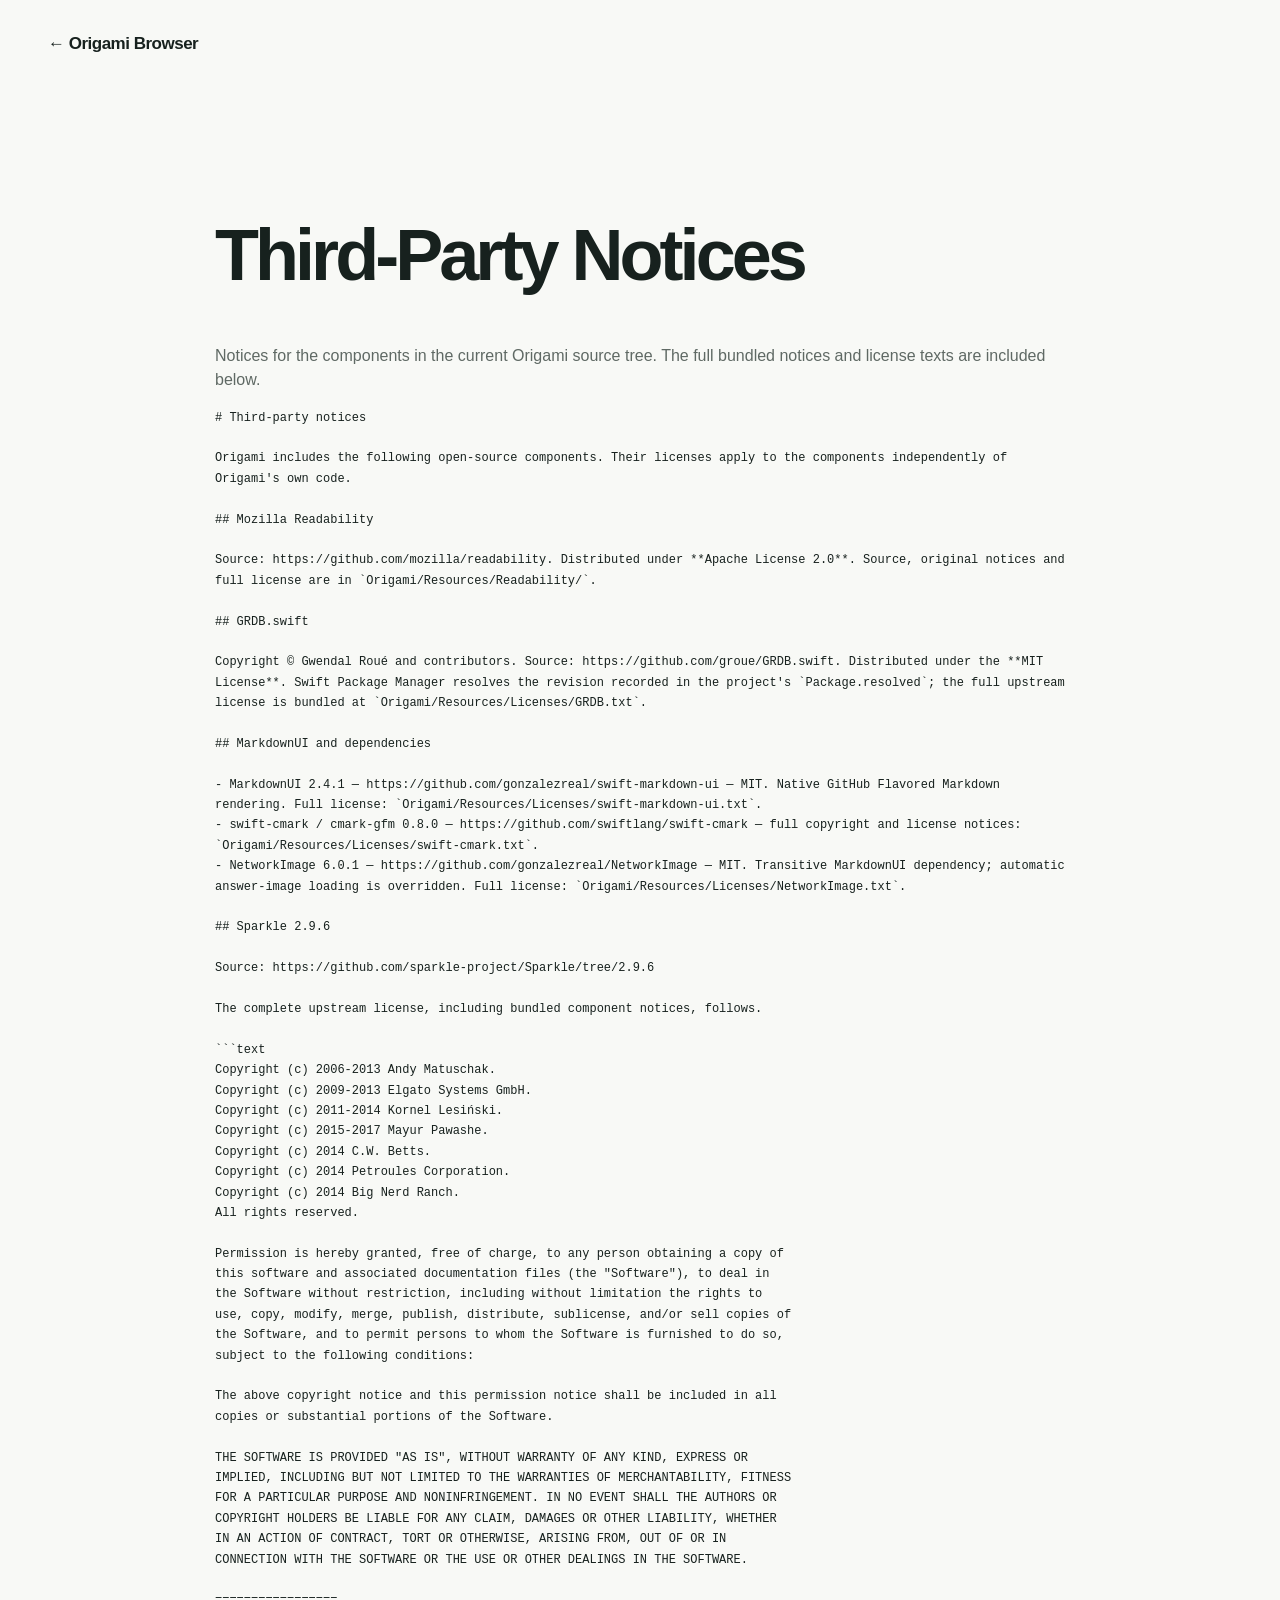
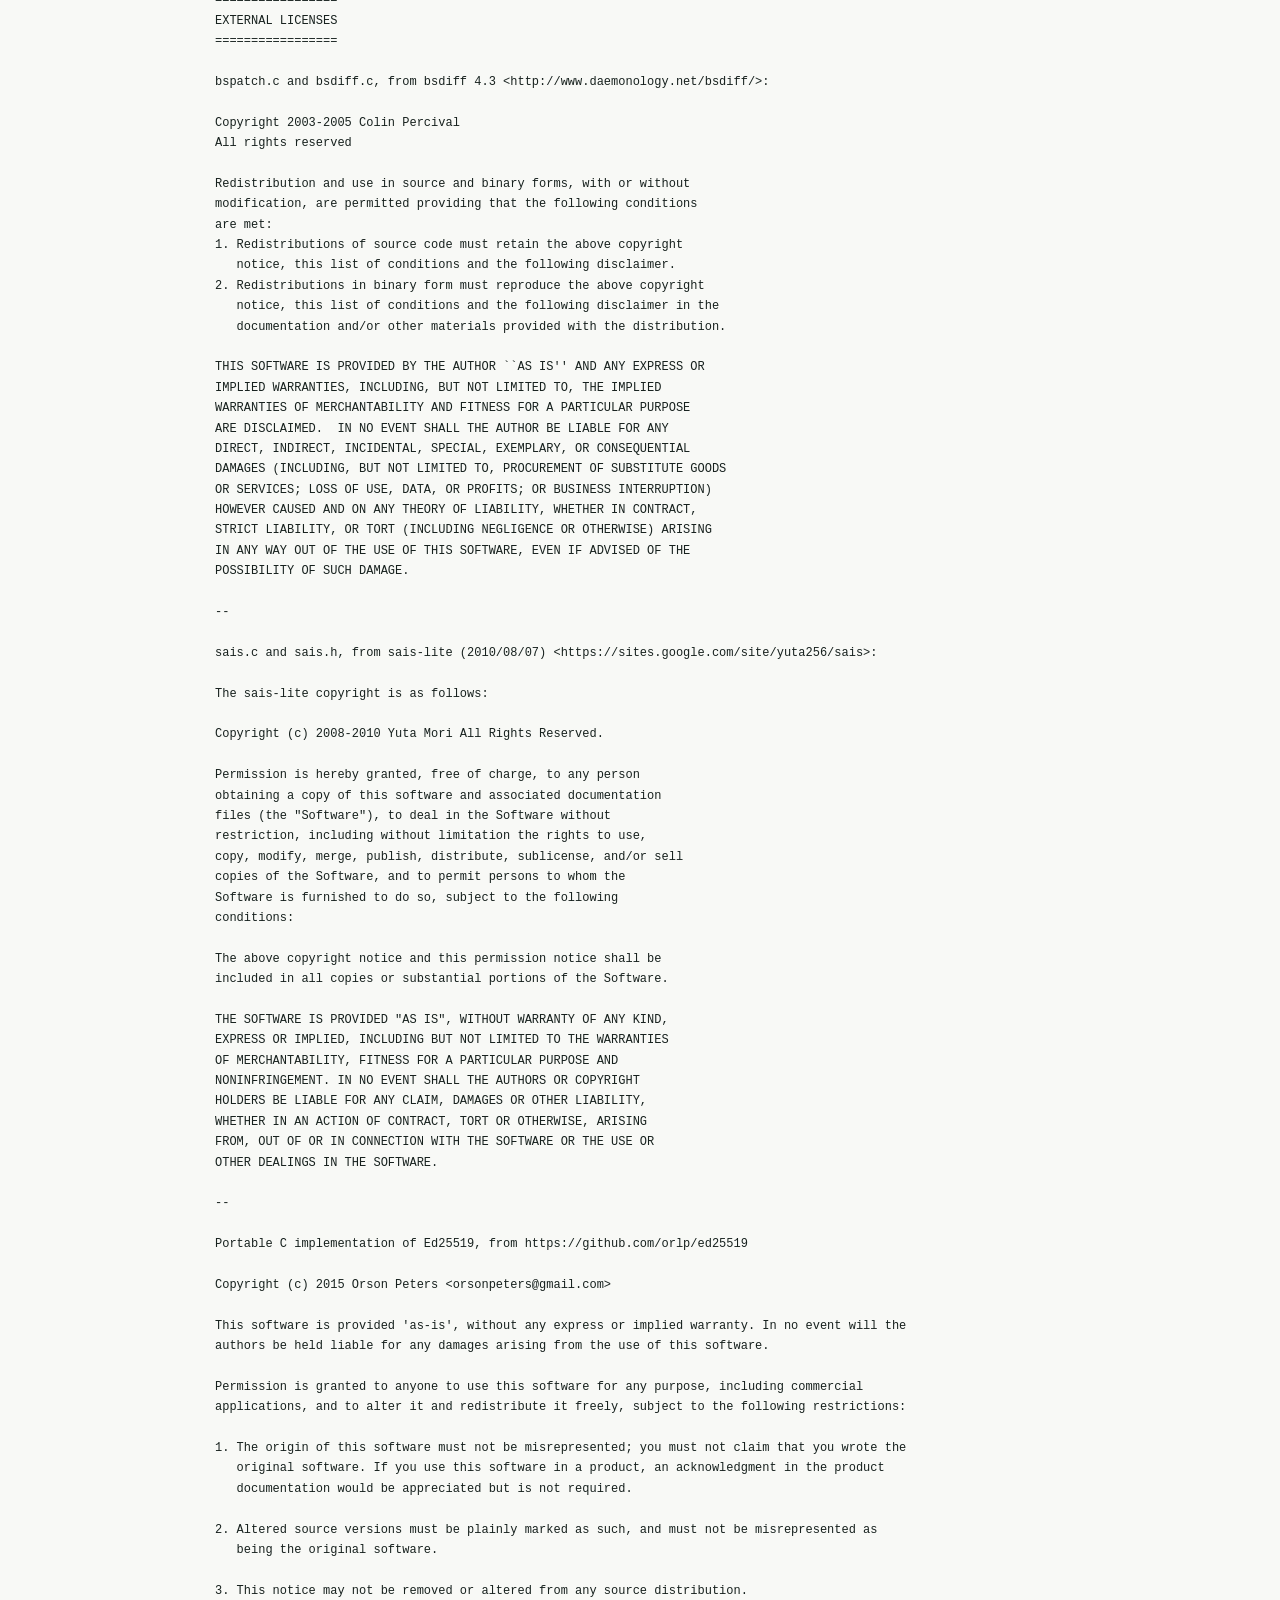
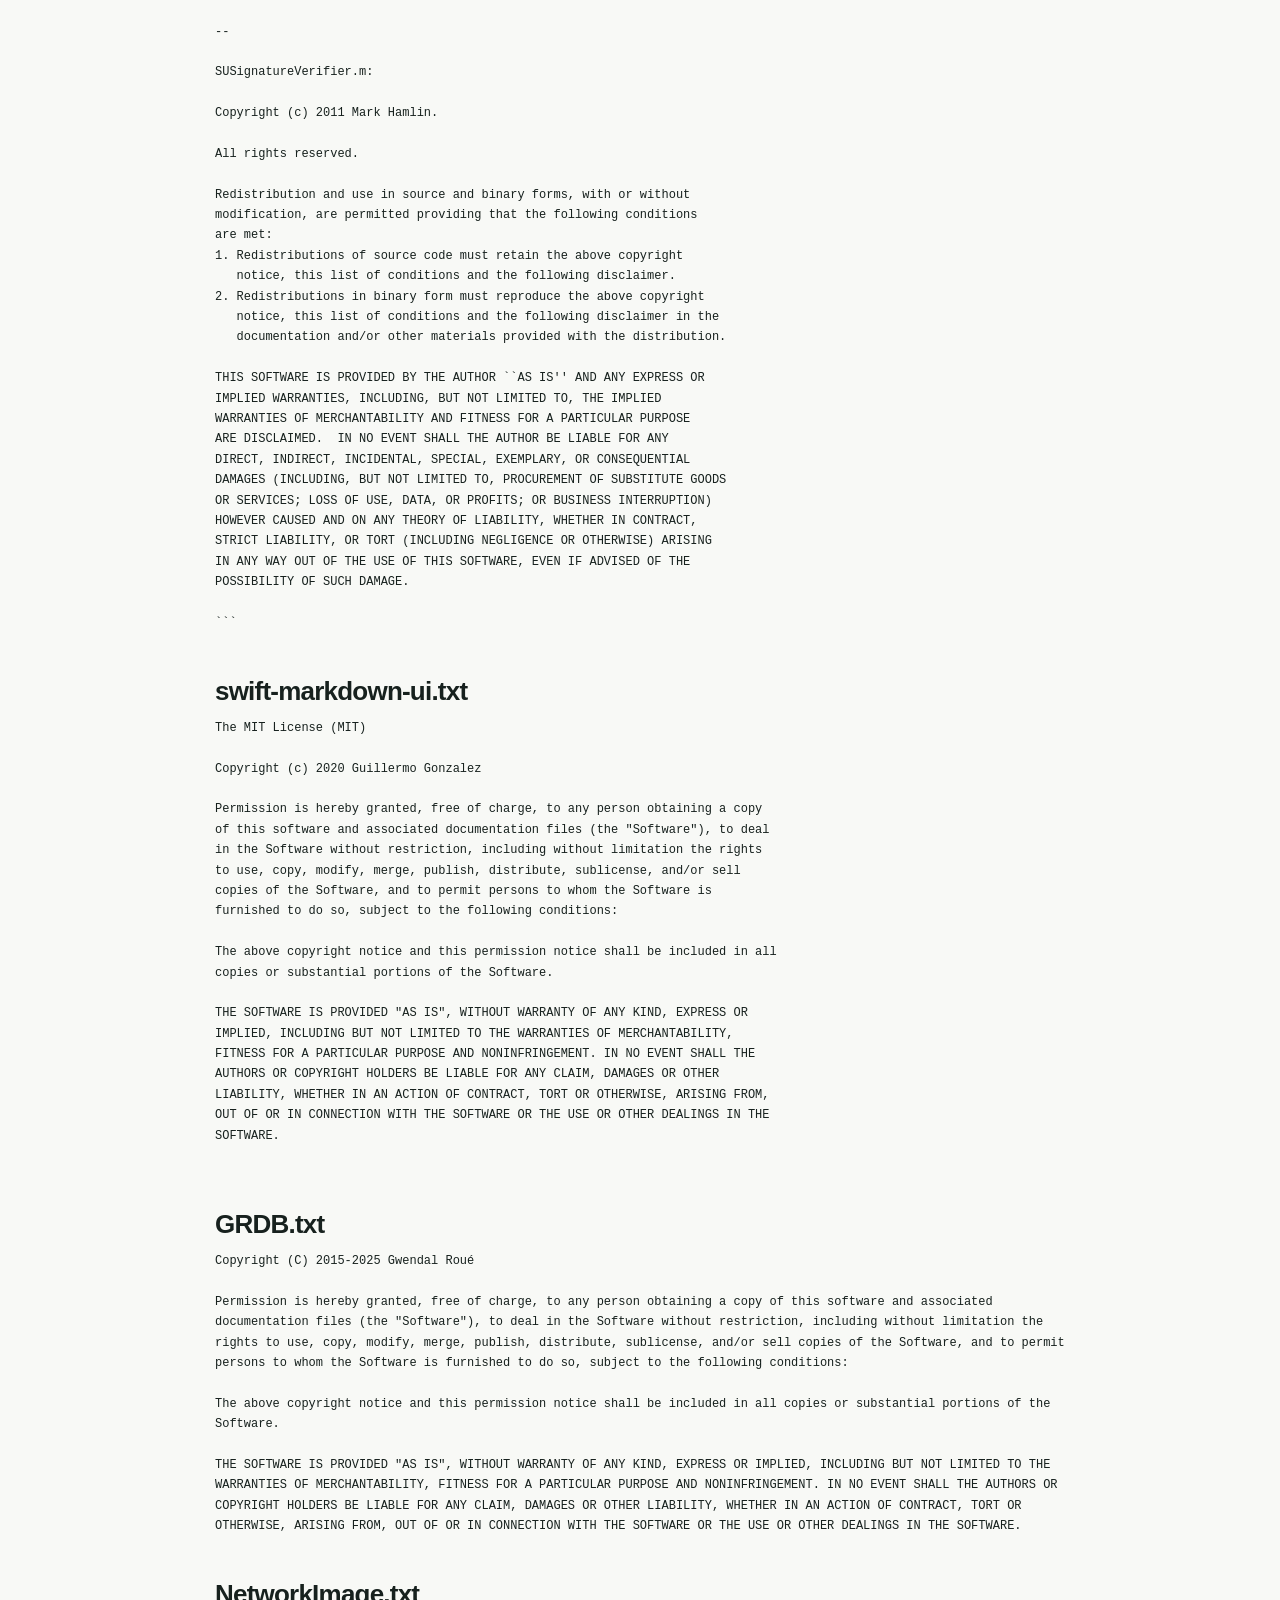
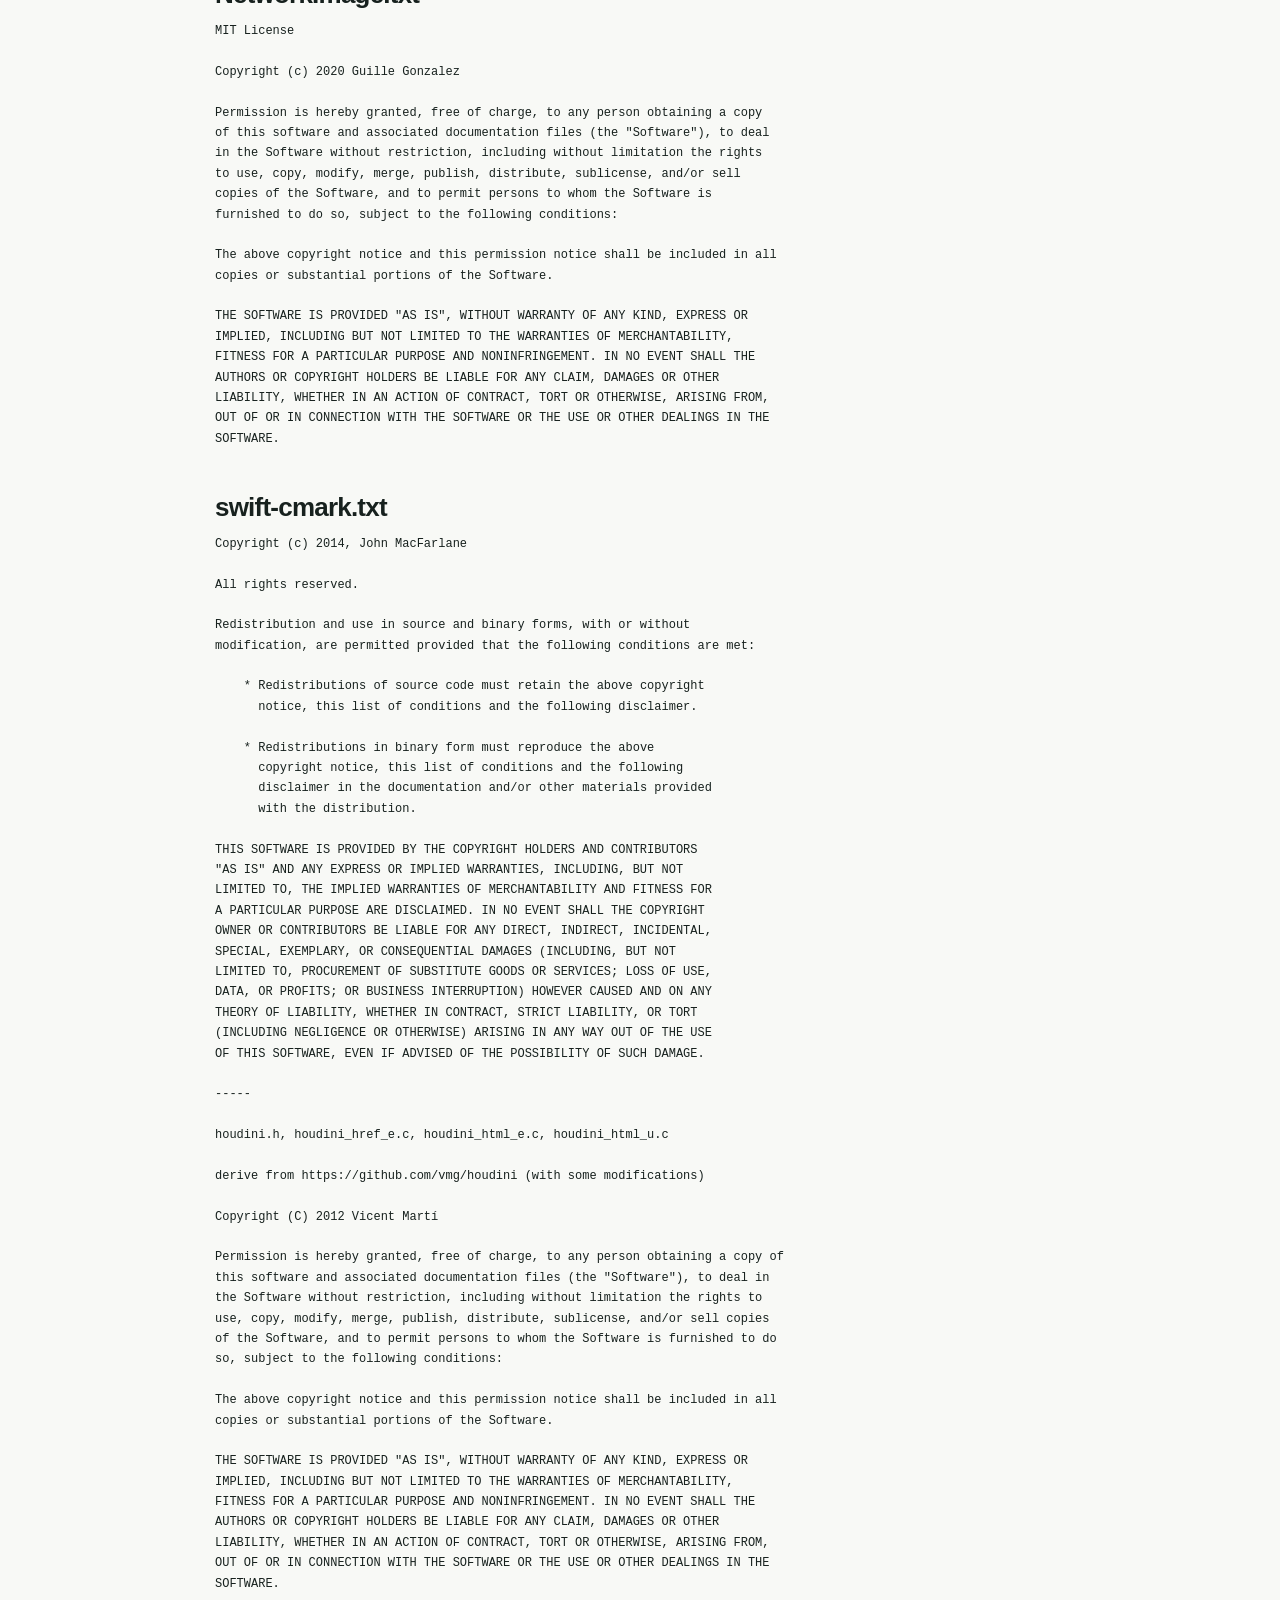
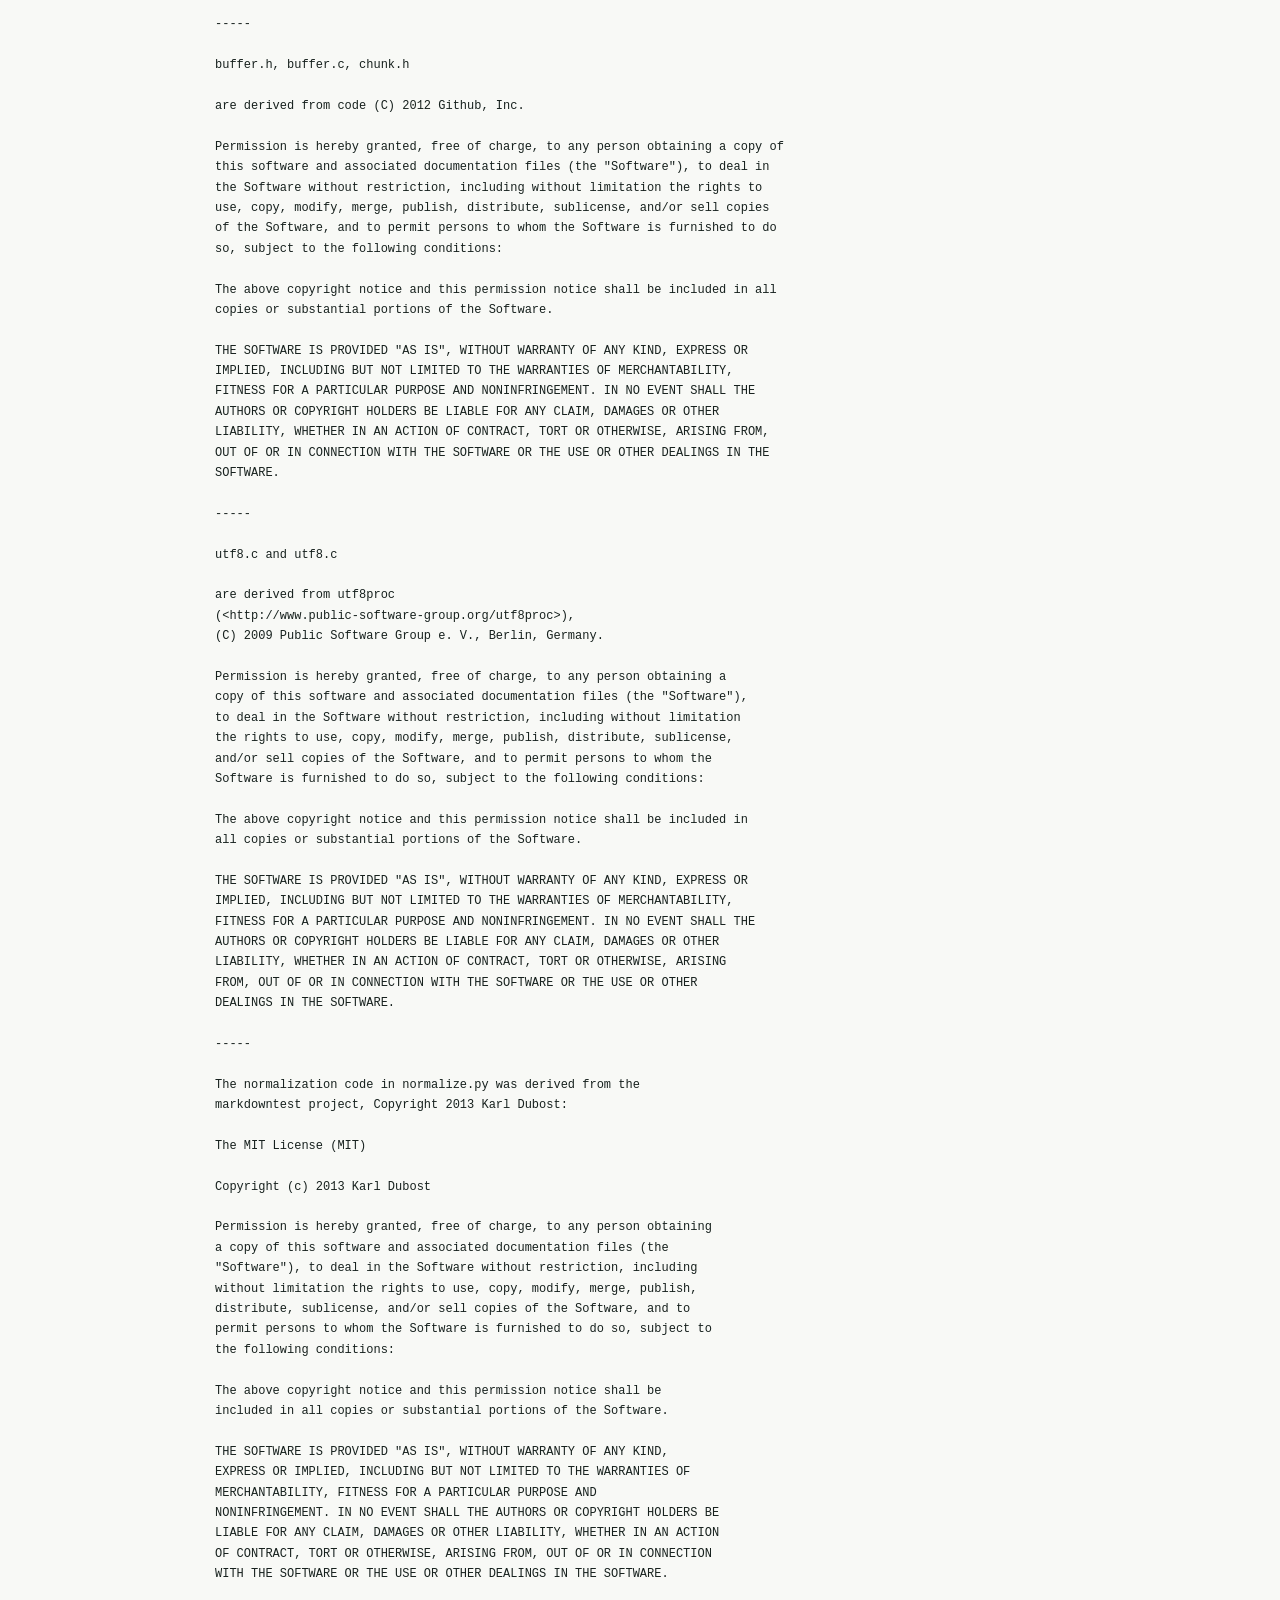
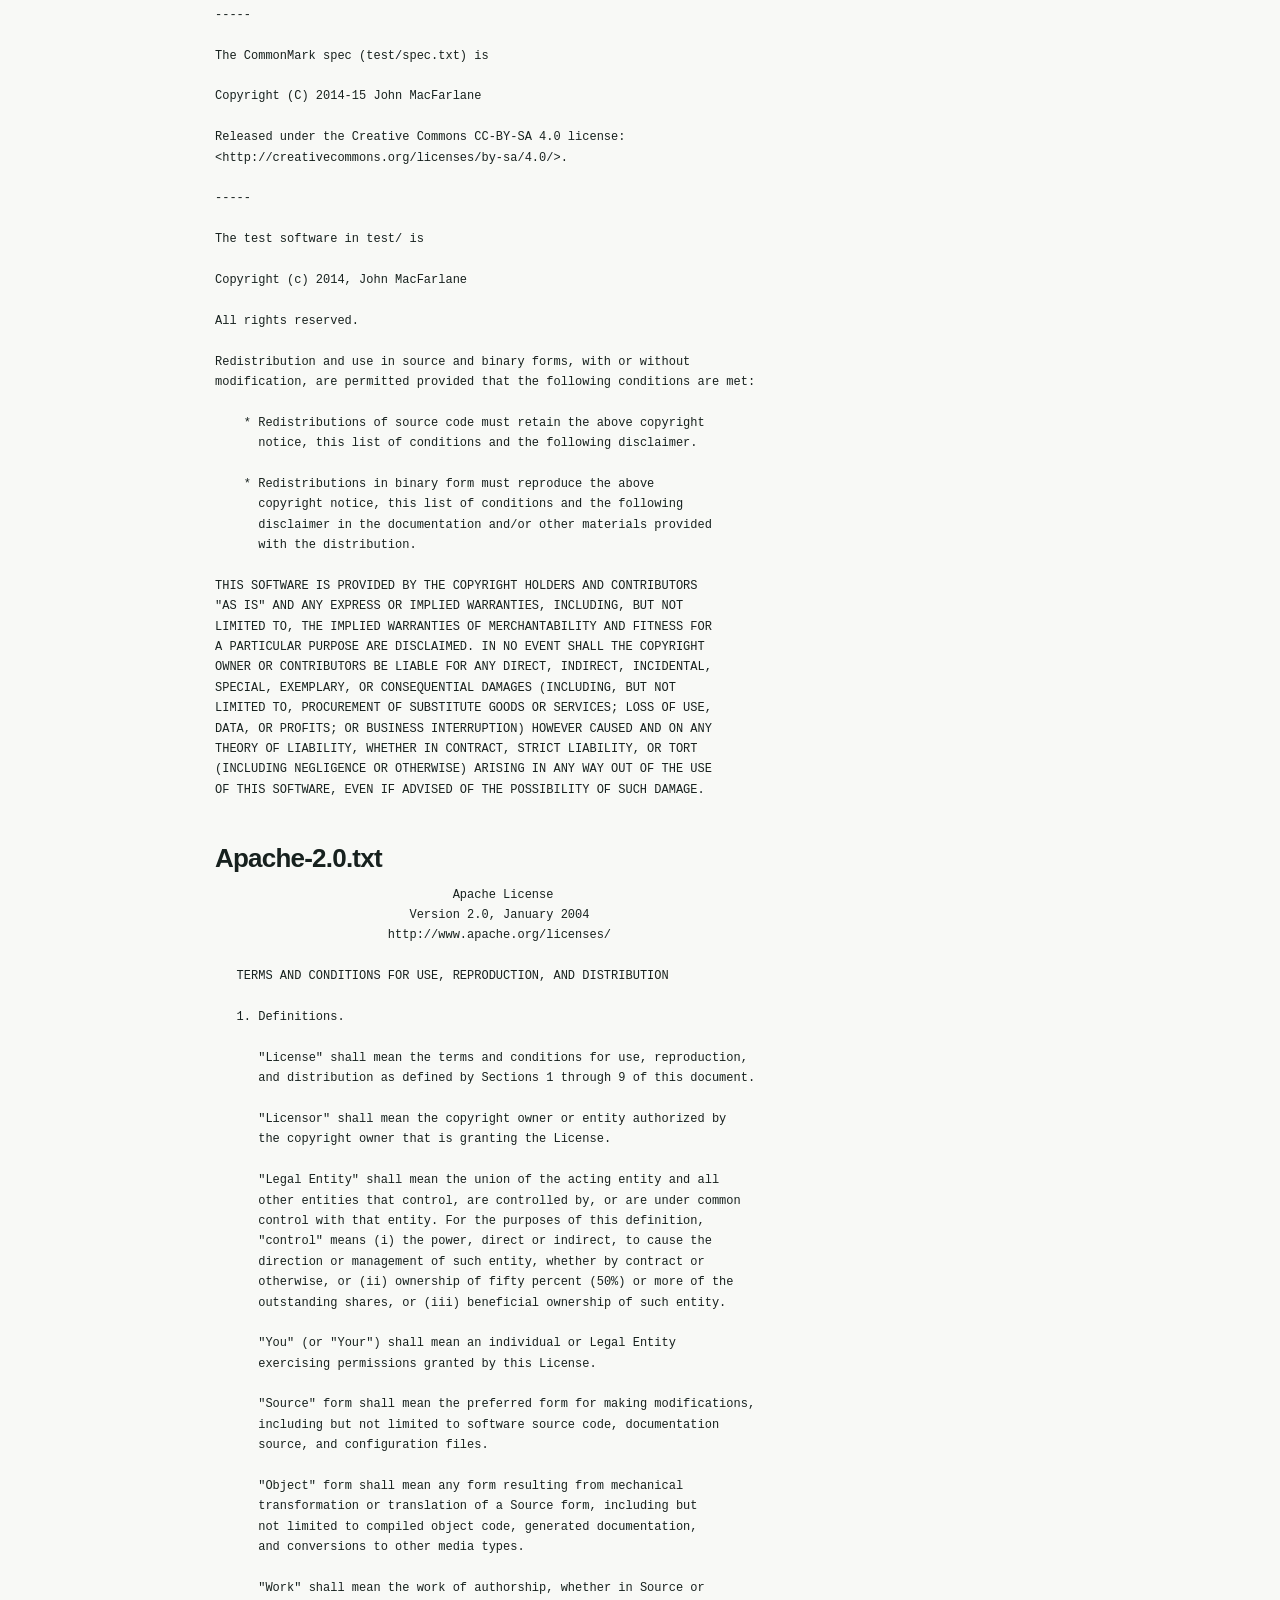
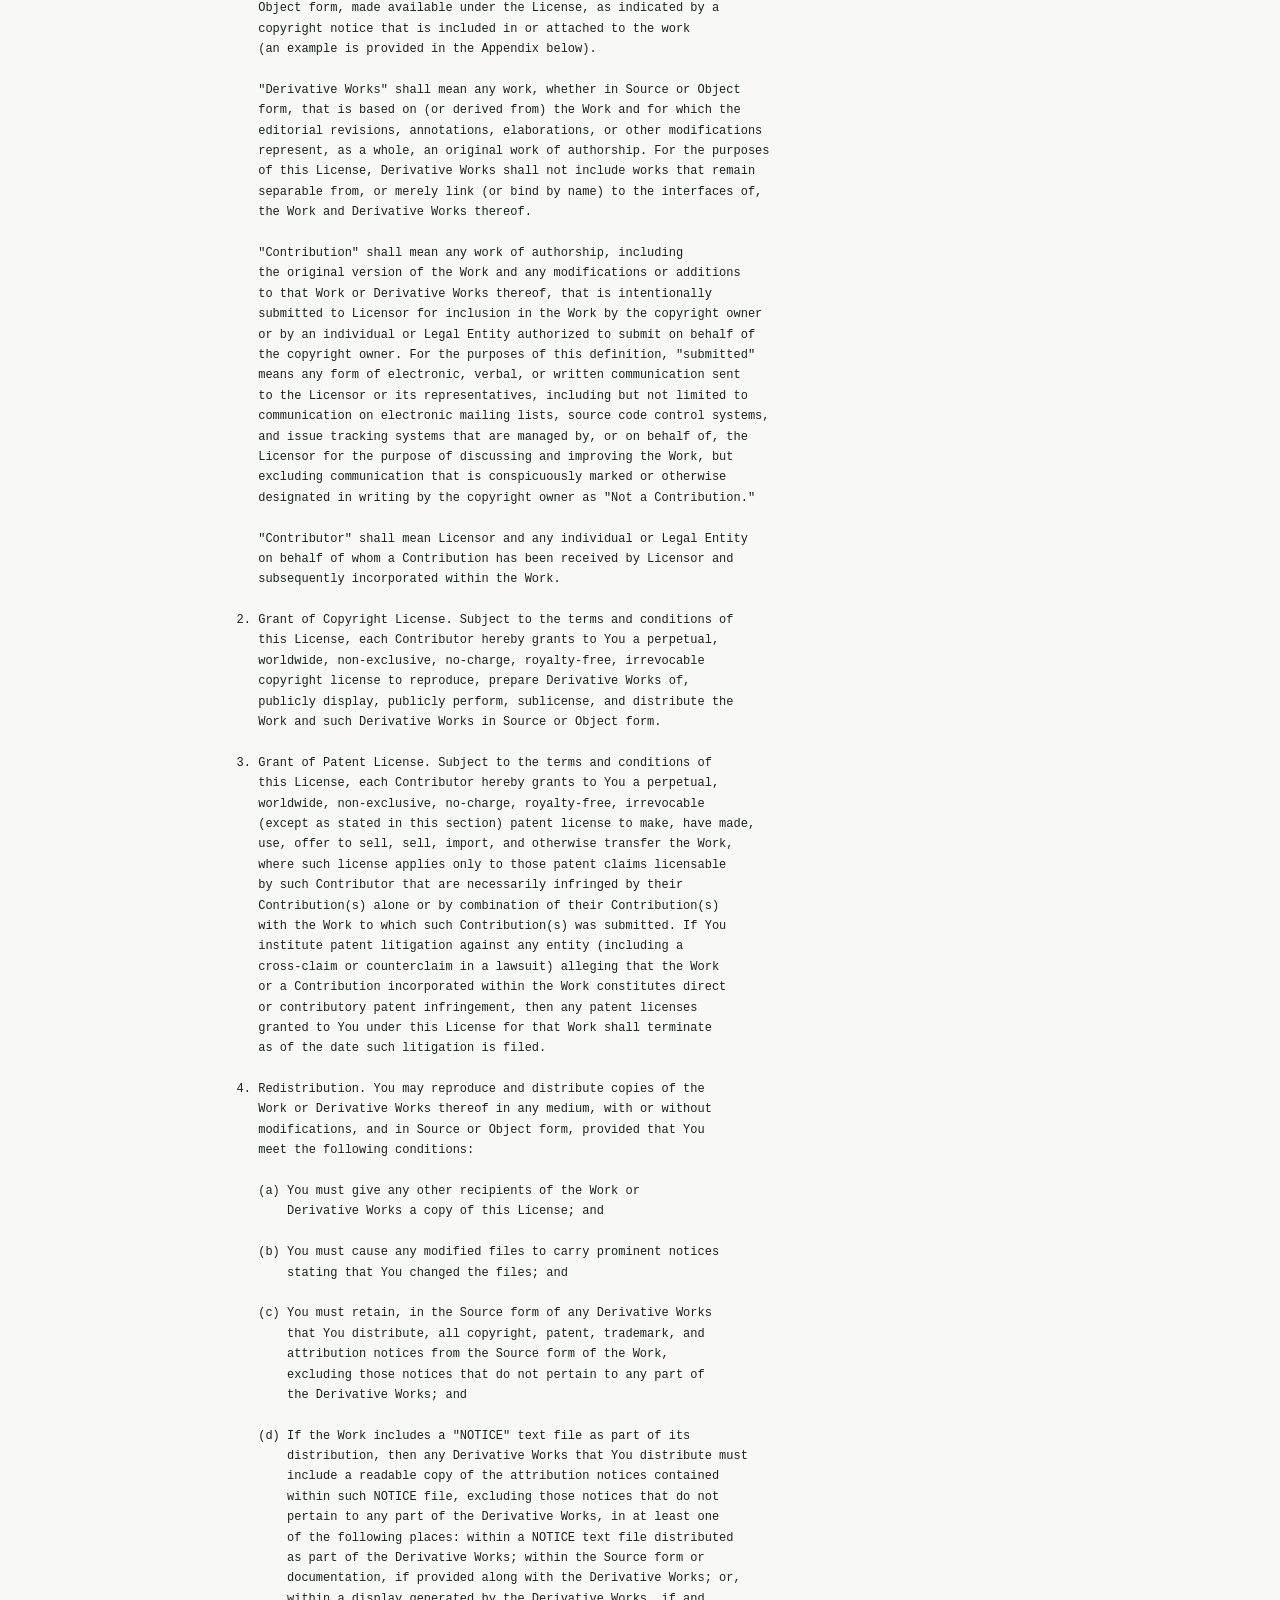
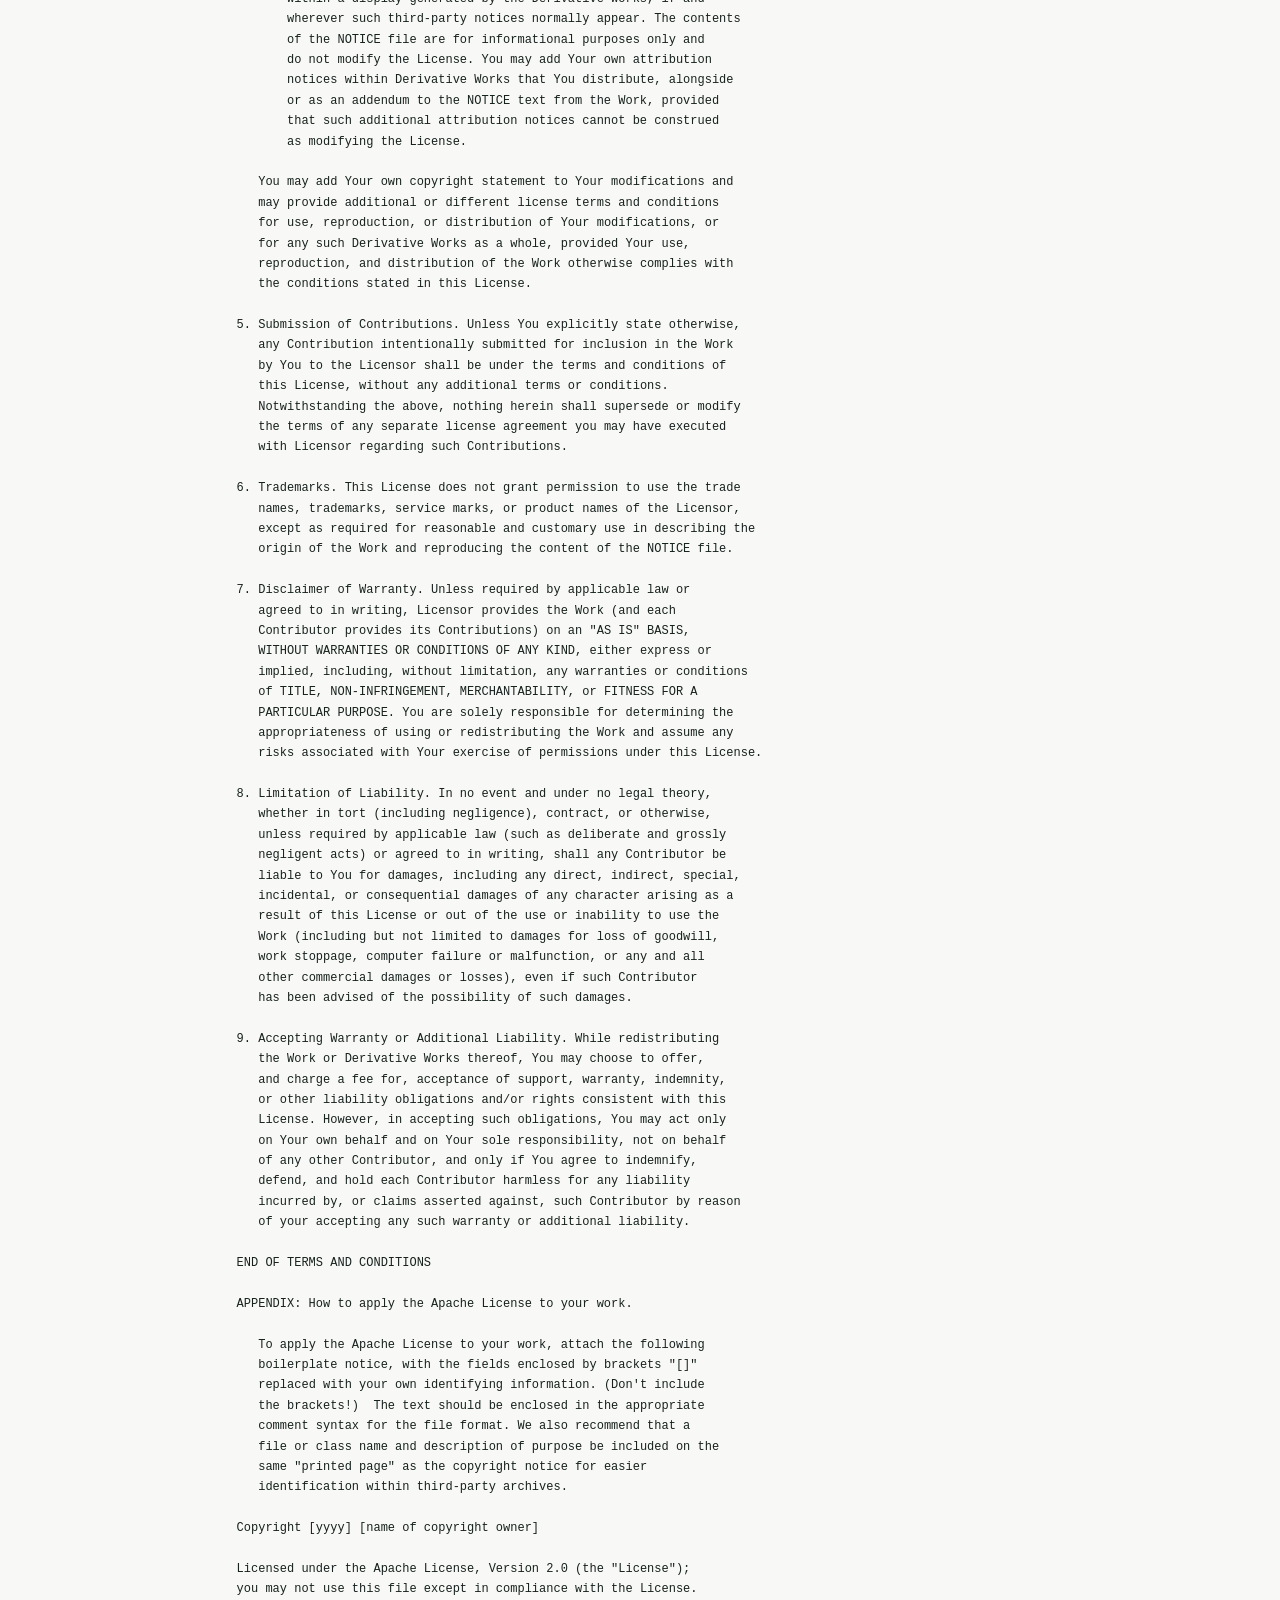
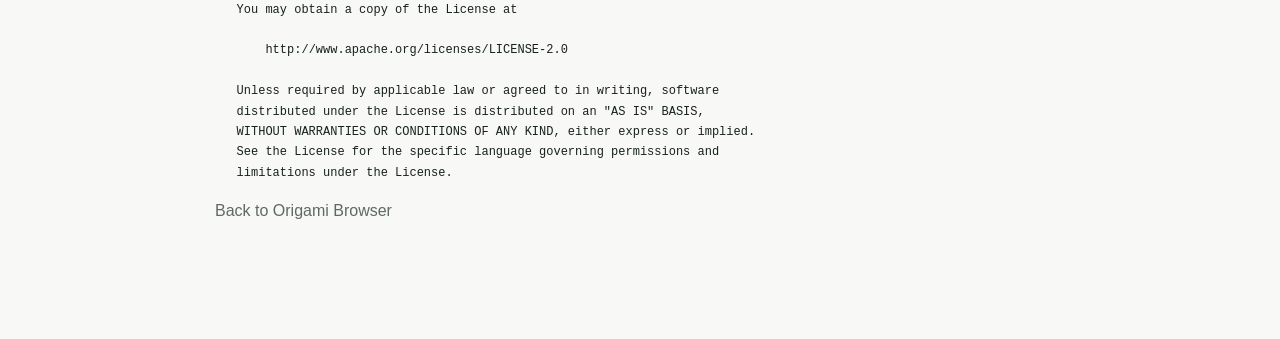
<file: website/notices/index.html>
<!doctype html><html lang="en"><head><meta charset="utf-8"><meta name="viewport" content="width=device-width, initial-scale=1"><title>Third-Party Notices — Origami Browser</title><link rel="stylesheet" href="../styles.css"><link rel="icon" href="../assets/origami-icon.png"></head><body><header class="site-header wrap"><a class="brand" href="../">← Origami Browser</a></header><main class="legal wrap"><h1>Third-Party Notices</h1><p>Notices for the components in the current Origami source tree. The full bundled notices and license texts are included below.</p><pre># Third-party notices

Origami includes the following open-source components. Their licenses apply to the components independently of Origami&#x27;s own code.

## Mozilla Readability

Source: https://github.com/mozilla/readability. Distributed under **Apache License 2.0**. Source, original notices and full license are in `Origami/Resources/Readability/`.

## GRDB.swift

Copyright © Gwendal Roué and contributors. Source: https://github.com/groue/GRDB.swift. Distributed under the **MIT License**. Swift Package Manager resolves the revision recorded in the project&#x27;s `Package.resolved`; the full upstream license is bundled at `Origami/Resources/Licenses/GRDB.txt`.

## MarkdownUI and dependencies

- MarkdownUI 2.4.1 — https://github.com/gonzalezreal/swift-markdown-ui — MIT. Native GitHub Flavored Markdown rendering. Full license: `Origami/Resources/Licenses/swift-markdown-ui.txt`.
- swift-cmark / cmark-gfm 0.8.0 — https://github.com/swiftlang/swift-cmark — full copyright and license notices: `Origami/Resources/Licenses/swift-cmark.txt`.
- NetworkImage 6.0.1 — https://github.com/gonzalezreal/NetworkImage — MIT. Transitive MarkdownUI dependency; automatic answer-image loading is overridden. Full license: `Origami/Resources/Licenses/NetworkImage.txt`.

## Sparkle 2.9.6

Source: https://github.com/sparkle-project/Sparkle/tree/2.9.6

The complete upstream license, including bundled component notices, follows.

```text
Copyright (c) 2006-2013 Andy Matuschak.
Copyright (c) 2009-2013 Elgato Systems GmbH.
Copyright (c) 2011-2014 Kornel Lesiński.
Copyright (c) 2015-2017 Mayur Pawashe.
Copyright (c) 2014 C.W. Betts.
Copyright (c) 2014 Petroules Corporation.
Copyright (c) 2014 Big Nerd Ranch.
All rights reserved.

Permission is hereby granted, free of charge, to any person obtaining a copy of
this software and associated documentation files (the &quot;Software&quot;), to deal in
the Software without restriction, including without limitation the rights to
use, copy, modify, merge, publish, distribute, sublicense, and/or sell copies of
the Software, and to permit persons to whom the Software is furnished to do so,
subject to the following conditions:

The above copyright notice and this permission notice shall be included in all
copies or substantial portions of the Software.

THE SOFTWARE IS PROVIDED &quot;AS IS&quot;, WITHOUT WARRANTY OF ANY KIND, EXPRESS OR
IMPLIED, INCLUDING BUT NOT LIMITED TO THE WARRANTIES OF MERCHANTABILITY, FITNESS
FOR A PARTICULAR PURPOSE AND NONINFRINGEMENT. IN NO EVENT SHALL THE AUTHORS OR
COPYRIGHT HOLDERS BE LIABLE FOR ANY CLAIM, DAMAGES OR OTHER LIABILITY, WHETHER
IN AN ACTION OF CONTRACT, TORT OR OTHERWISE, ARISING FROM, OUT OF OR IN
CONNECTION WITH THE SOFTWARE OR THE USE OR OTHER DEALINGS IN THE SOFTWARE.

=================
EXTERNAL LICENSES
=================

bspatch.c and bsdiff.c, from bsdiff 4.3 &lt;http://www.daemonology.net/bsdiff/&gt;:

Copyright 2003-2005 Colin Percival
All rights reserved

Redistribution and use in source and binary forms, with or without
modification, are permitted providing that the following conditions
are met:
1. Redistributions of source code must retain the above copyright
   notice, this list of conditions and the following disclaimer.
2. Redistributions in binary form must reproduce the above copyright
   notice, this list of conditions and the following disclaimer in the
   documentation and/or other materials provided with the distribution.

THIS SOFTWARE IS PROVIDED BY THE AUTHOR ``AS IS&#x27;&#x27; AND ANY EXPRESS OR
IMPLIED WARRANTIES, INCLUDING, BUT NOT LIMITED TO, THE IMPLIED
WARRANTIES OF MERCHANTABILITY AND FITNESS FOR A PARTICULAR PURPOSE
ARE DISCLAIMED.  IN NO EVENT SHALL THE AUTHOR BE LIABLE FOR ANY
DIRECT, INDIRECT, INCIDENTAL, SPECIAL, EXEMPLARY, OR CONSEQUENTIAL
DAMAGES (INCLUDING, BUT NOT LIMITED TO, PROCUREMENT OF SUBSTITUTE GOODS
OR SERVICES; LOSS OF USE, DATA, OR PROFITS; OR BUSINESS INTERRUPTION)
HOWEVER CAUSED AND ON ANY THEORY OF LIABILITY, WHETHER IN CONTRACT,
STRICT LIABILITY, OR TORT (INCLUDING NEGLIGENCE OR OTHERWISE) ARISING
IN ANY WAY OUT OF THE USE OF THIS SOFTWARE, EVEN IF ADVISED OF THE
POSSIBILITY OF SUCH DAMAGE.

--

sais.c and sais.h, from sais-lite (2010/08/07) &lt;https://sites.google.com/site/yuta256/sais&gt;:

The sais-lite copyright is as follows:

Copyright (c) 2008-2010 Yuta Mori All Rights Reserved.

Permission is hereby granted, free of charge, to any person
obtaining a copy of this software and associated documentation
files (the &quot;Software&quot;), to deal in the Software without
restriction, including without limitation the rights to use,
copy, modify, merge, publish, distribute, sublicense, and/or sell
copies of the Software, and to permit persons to whom the
Software is furnished to do so, subject to the following
conditions:

The above copyright notice and this permission notice shall be
included in all copies or substantial portions of the Software.

THE SOFTWARE IS PROVIDED &quot;AS IS&quot;, WITHOUT WARRANTY OF ANY KIND,
EXPRESS OR IMPLIED, INCLUDING BUT NOT LIMITED TO THE WARRANTIES
OF MERCHANTABILITY, FITNESS FOR A PARTICULAR PURPOSE AND
NONINFRINGEMENT. IN NO EVENT SHALL THE AUTHORS OR COPYRIGHT
HOLDERS BE LIABLE FOR ANY CLAIM, DAMAGES OR OTHER LIABILITY,
WHETHER IN AN ACTION OF CONTRACT, TORT OR OTHERWISE, ARISING
FROM, OUT OF OR IN CONNECTION WITH THE SOFTWARE OR THE USE OR
OTHER DEALINGS IN THE SOFTWARE.

--

Portable C implementation of Ed25519, from https://github.com/orlp/ed25519

Copyright (c) 2015 Orson Peters &lt;orsonpeters@gmail.com&gt;

This software is provided &#x27;as-is&#x27;, without any express or implied warranty. In no event will the
authors be held liable for any damages arising from the use of this software.

Permission is granted to anyone to use this software for any purpose, including commercial
applications, and to alter it and redistribute it freely, subject to the following restrictions:

1. The origin of this software must not be misrepresented; you must not claim that you wrote the
   original software. If you use this software in a product, an acknowledgment in the product
   documentation would be appreciated but is not required.

2. Altered source versions must be plainly marked as such, and must not be misrepresented as
   being the original software.

3. This notice may not be removed or altered from any source distribution.

--

SUSignatureVerifier.m:

Copyright (c) 2011 Mark Hamlin.

All rights reserved.

Redistribution and use in source and binary forms, with or without
modification, are permitted providing that the following conditions
are met:
1. Redistributions of source code must retain the above copyright
   notice, this list of conditions and the following disclaimer.
2. Redistributions in binary form must reproduce the above copyright
   notice, this list of conditions and the following disclaimer in the
   documentation and/or other materials provided with the distribution.

THIS SOFTWARE IS PROVIDED BY THE AUTHOR ``AS IS&#x27;&#x27; AND ANY EXPRESS OR
IMPLIED WARRANTIES, INCLUDING, BUT NOT LIMITED TO, THE IMPLIED
WARRANTIES OF MERCHANTABILITY AND FITNESS FOR A PARTICULAR PURPOSE
ARE DISCLAIMED.  IN NO EVENT SHALL THE AUTHOR BE LIABLE FOR ANY
DIRECT, INDIRECT, INCIDENTAL, SPECIAL, EXEMPLARY, OR CONSEQUENTIAL
DAMAGES (INCLUDING, BUT NOT LIMITED TO, PROCUREMENT OF SUBSTITUTE GOODS
OR SERVICES; LOSS OF USE, DATA, OR PROFITS; OR BUSINESS INTERRUPTION)
HOWEVER CAUSED AND ON ANY THEORY OF LIABILITY, WHETHER IN CONTRACT,
STRICT LIABILITY, OR TORT (INCLUDING NEGLIGENCE OR OTHERWISE) ARISING
IN ANY WAY OUT OF THE USE OF THIS SOFTWARE, EVEN IF ADVISED OF THE
POSSIBILITY OF SUCH DAMAGE.

```
</pre><h2>swift-markdown-ui.txt</h2><pre>The MIT License (MIT)

Copyright (c) 2020 Guillermo Gonzalez

Permission is hereby granted, free of charge, to any person obtaining a copy
of this software and associated documentation files (the &quot;Software&quot;), to deal
in the Software without restriction, including without limitation the rights
to use, copy, modify, merge, publish, distribute, sublicense, and/or sell
copies of the Software, and to permit persons to whom the Software is
furnished to do so, subject to the following conditions:

The above copyright notice and this permission notice shall be included in all
copies or substantial portions of the Software.

THE SOFTWARE IS PROVIDED &quot;AS IS&quot;, WITHOUT WARRANTY OF ANY KIND, EXPRESS OR
IMPLIED, INCLUDING BUT NOT LIMITED TO THE WARRANTIES OF MERCHANTABILITY,
FITNESS FOR A PARTICULAR PURPOSE AND NONINFRINGEMENT. IN NO EVENT SHALL THE
AUTHORS OR COPYRIGHT HOLDERS BE LIABLE FOR ANY CLAIM, DAMAGES OR OTHER
LIABILITY, WHETHER IN AN ACTION OF CONTRACT, TORT OR OTHERWISE, ARISING FROM,
OUT OF OR IN CONNECTION WITH THE SOFTWARE OR THE USE OR OTHER DEALINGS IN THE
SOFTWARE.

</pre><h2>GRDB.txt</h2><pre>Copyright (C) 2015-2025 Gwendal Roué

Permission is hereby granted, free of charge, to any person obtaining a copy of this software and associated documentation files (the &quot;Software&quot;), to deal in the Software without restriction, including without limitation the rights to use, copy, modify, merge, publish, distribute, sublicense, and/or sell copies of the Software, and to permit persons to whom the Software is furnished to do so, subject to the following conditions:

The above copyright notice and this permission notice shall be included in all copies or substantial portions of the Software.

THE SOFTWARE IS PROVIDED &quot;AS IS&quot;, WITHOUT WARRANTY OF ANY KIND, EXPRESS OR IMPLIED, INCLUDING BUT NOT LIMITED TO THE WARRANTIES OF MERCHANTABILITY, FITNESS FOR A PARTICULAR PURPOSE AND NONINFRINGEMENT. IN NO EVENT SHALL THE AUTHORS OR COPYRIGHT HOLDERS BE LIABLE FOR ANY CLAIM, DAMAGES OR OTHER LIABILITY, WHETHER IN AN ACTION OF CONTRACT, TORT OR OTHERWISE, ARISING FROM, OUT OF OR IN CONNECTION WITH THE SOFTWARE OR THE USE OR OTHER DEALINGS IN THE SOFTWARE.
</pre><h2>NetworkImage.txt</h2><pre>MIT License

Copyright (c) 2020 Guille Gonzalez

Permission is hereby granted, free of charge, to any person obtaining a copy
of this software and associated documentation files (the &quot;Software&quot;), to deal
in the Software without restriction, including without limitation the rights
to use, copy, modify, merge, publish, distribute, sublicense, and/or sell
copies of the Software, and to permit persons to whom the Software is
furnished to do so, subject to the following conditions:

The above copyright notice and this permission notice shall be included in all
copies or substantial portions of the Software.

THE SOFTWARE IS PROVIDED &quot;AS IS&quot;, WITHOUT WARRANTY OF ANY KIND, EXPRESS OR
IMPLIED, INCLUDING BUT NOT LIMITED TO THE WARRANTIES OF MERCHANTABILITY,
FITNESS FOR A PARTICULAR PURPOSE AND NONINFRINGEMENT. IN NO EVENT SHALL THE
AUTHORS OR COPYRIGHT HOLDERS BE LIABLE FOR ANY CLAIM, DAMAGES OR OTHER
LIABILITY, WHETHER IN AN ACTION OF CONTRACT, TORT OR OTHERWISE, ARISING FROM,
OUT OF OR IN CONNECTION WITH THE SOFTWARE OR THE USE OR OTHER DEALINGS IN THE
SOFTWARE.
</pre><h2>swift-cmark.txt</h2><pre>Copyright (c) 2014, John MacFarlane

All rights reserved.

Redistribution and use in source and binary forms, with or without
modification, are permitted provided that the following conditions are met:

    * Redistributions of source code must retain the above copyright
      notice, this list of conditions and the following disclaimer.

    * Redistributions in binary form must reproduce the above
      copyright notice, this list of conditions and the following
      disclaimer in the documentation and/or other materials provided
      with the distribution.

THIS SOFTWARE IS PROVIDED BY THE COPYRIGHT HOLDERS AND CONTRIBUTORS
&quot;AS IS&quot; AND ANY EXPRESS OR IMPLIED WARRANTIES, INCLUDING, BUT NOT
LIMITED TO, THE IMPLIED WARRANTIES OF MERCHANTABILITY AND FITNESS FOR
A PARTICULAR PURPOSE ARE DISCLAIMED. IN NO EVENT SHALL THE COPYRIGHT
OWNER OR CONTRIBUTORS BE LIABLE FOR ANY DIRECT, INDIRECT, INCIDENTAL,
SPECIAL, EXEMPLARY, OR CONSEQUENTIAL DAMAGES (INCLUDING, BUT NOT
LIMITED TO, PROCUREMENT OF SUBSTITUTE GOODS OR SERVICES; LOSS OF USE,
DATA, OR PROFITS; OR BUSINESS INTERRUPTION) HOWEVER CAUSED AND ON ANY
THEORY OF LIABILITY, WHETHER IN CONTRACT, STRICT LIABILITY, OR TORT
(INCLUDING NEGLIGENCE OR OTHERWISE) ARISING IN ANY WAY OUT OF THE USE
OF THIS SOFTWARE, EVEN IF ADVISED OF THE POSSIBILITY OF SUCH DAMAGE.

-----

houdini.h, houdini_href_e.c, houdini_html_e.c, houdini_html_u.c

derive from https://github.com/vmg/houdini (with some modifications)

Copyright (C) 2012 Vicent Martí

Permission is hereby granted, free of charge, to any person obtaining a copy of
this software and associated documentation files (the &quot;Software&quot;), to deal in
the Software without restriction, including without limitation the rights to
use, copy, modify, merge, publish, distribute, sublicense, and/or sell copies
of the Software, and to permit persons to whom the Software is furnished to do
so, subject to the following conditions:

The above copyright notice and this permission notice shall be included in all
copies or substantial portions of the Software.

THE SOFTWARE IS PROVIDED &quot;AS IS&quot;, WITHOUT WARRANTY OF ANY KIND, EXPRESS OR
IMPLIED, INCLUDING BUT NOT LIMITED TO THE WARRANTIES OF MERCHANTABILITY,
FITNESS FOR A PARTICULAR PURPOSE AND NONINFRINGEMENT. IN NO EVENT SHALL THE
AUTHORS OR COPYRIGHT HOLDERS BE LIABLE FOR ANY CLAIM, DAMAGES OR OTHER
LIABILITY, WHETHER IN AN ACTION OF CONTRACT, TORT OR OTHERWISE, ARISING FROM,
OUT OF OR IN CONNECTION WITH THE SOFTWARE OR THE USE OR OTHER DEALINGS IN THE
SOFTWARE.

-----

buffer.h, buffer.c, chunk.h

are derived from code (C) 2012 Github, Inc.

Permission is hereby granted, free of charge, to any person obtaining a copy of
this software and associated documentation files (the &quot;Software&quot;), to deal in
the Software without restriction, including without limitation the rights to
use, copy, modify, merge, publish, distribute, sublicense, and/or sell copies
of the Software, and to permit persons to whom the Software is furnished to do
so, subject to the following conditions:

The above copyright notice and this permission notice shall be included in all
copies or substantial portions of the Software.

THE SOFTWARE IS PROVIDED &quot;AS IS&quot;, WITHOUT WARRANTY OF ANY KIND, EXPRESS OR
IMPLIED, INCLUDING BUT NOT LIMITED TO THE WARRANTIES OF MERCHANTABILITY,
FITNESS FOR A PARTICULAR PURPOSE AND NONINFRINGEMENT. IN NO EVENT SHALL THE
AUTHORS OR COPYRIGHT HOLDERS BE LIABLE FOR ANY CLAIM, DAMAGES OR OTHER
LIABILITY, WHETHER IN AN ACTION OF CONTRACT, TORT OR OTHERWISE, ARISING FROM,
OUT OF OR IN CONNECTION WITH THE SOFTWARE OR THE USE OR OTHER DEALINGS IN THE
SOFTWARE.

-----

utf8.c and utf8.c

are derived from utf8proc
(&lt;http://www.public-software-group.org/utf8proc&gt;),
(C) 2009 Public Software Group e. V., Berlin, Germany.

Permission is hereby granted, free of charge, to any person obtaining a
copy of this software and associated documentation files (the &quot;Software&quot;),
to deal in the Software without restriction, including without limitation
the rights to use, copy, modify, merge, publish, distribute, sublicense,
and/or sell copies of the Software, and to permit persons to whom the
Software is furnished to do so, subject to the following conditions:

The above copyright notice and this permission notice shall be included in
all copies or substantial portions of the Software.

THE SOFTWARE IS PROVIDED &quot;AS IS&quot;, WITHOUT WARRANTY OF ANY KIND, EXPRESS OR
IMPLIED, INCLUDING BUT NOT LIMITED TO THE WARRANTIES OF MERCHANTABILITY,
FITNESS FOR A PARTICULAR PURPOSE AND NONINFRINGEMENT. IN NO EVENT SHALL THE
AUTHORS OR COPYRIGHT HOLDERS BE LIABLE FOR ANY CLAIM, DAMAGES OR OTHER
LIABILITY, WHETHER IN AN ACTION OF CONTRACT, TORT OR OTHERWISE, ARISING
FROM, OUT OF OR IN CONNECTION WITH THE SOFTWARE OR THE USE OR OTHER
DEALINGS IN THE SOFTWARE.

-----

The normalization code in normalize.py was derived from the
markdowntest project, Copyright 2013 Karl Dubost:

The MIT License (MIT)

Copyright (c) 2013 Karl Dubost

Permission is hereby granted, free of charge, to any person obtaining
a copy of this software and associated documentation files (the
&quot;Software&quot;), to deal in the Software without restriction, including
without limitation the rights to use, copy, modify, merge, publish,
distribute, sublicense, and/or sell copies of the Software, and to
permit persons to whom the Software is furnished to do so, subject to
the following conditions:

The above copyright notice and this permission notice shall be
included in all copies or substantial portions of the Software.

THE SOFTWARE IS PROVIDED &quot;AS IS&quot;, WITHOUT WARRANTY OF ANY KIND,
EXPRESS OR IMPLIED, INCLUDING BUT NOT LIMITED TO THE WARRANTIES OF
MERCHANTABILITY, FITNESS FOR A PARTICULAR PURPOSE AND
NONINFRINGEMENT. IN NO EVENT SHALL THE AUTHORS OR COPYRIGHT HOLDERS BE
LIABLE FOR ANY CLAIM, DAMAGES OR OTHER LIABILITY, WHETHER IN AN ACTION
OF CONTRACT, TORT OR OTHERWISE, ARISING FROM, OUT OF OR IN CONNECTION
WITH THE SOFTWARE OR THE USE OR OTHER DEALINGS IN THE SOFTWARE.

-----

The CommonMark spec (test/spec.txt) is

Copyright (C) 2014-15 John MacFarlane

Released under the Creative Commons CC-BY-SA 4.0 license:
&lt;http://creativecommons.org/licenses/by-sa/4.0/&gt;.

-----

The test software in test/ is

Copyright (c) 2014, John MacFarlane

All rights reserved.

Redistribution and use in source and binary forms, with or without
modification, are permitted provided that the following conditions are met:

    * Redistributions of source code must retain the above copyright
      notice, this list of conditions and the following disclaimer.

    * Redistributions in binary form must reproduce the above
      copyright notice, this list of conditions and the following
      disclaimer in the documentation and/or other materials provided
      with the distribution.

THIS SOFTWARE IS PROVIDED BY THE COPYRIGHT HOLDERS AND CONTRIBUTORS
&quot;AS IS&quot; AND ANY EXPRESS OR IMPLIED WARRANTIES, INCLUDING, BUT NOT
LIMITED TO, THE IMPLIED WARRANTIES OF MERCHANTABILITY AND FITNESS FOR
A PARTICULAR PURPOSE ARE DISCLAIMED. IN NO EVENT SHALL THE COPYRIGHT
OWNER OR CONTRIBUTORS BE LIABLE FOR ANY DIRECT, INDIRECT, INCIDENTAL,
SPECIAL, EXEMPLARY, OR CONSEQUENTIAL DAMAGES (INCLUDING, BUT NOT
LIMITED TO, PROCUREMENT OF SUBSTITUTE GOODS OR SERVICES; LOSS OF USE,
DATA, OR PROFITS; OR BUSINESS INTERRUPTION) HOWEVER CAUSED AND ON ANY
THEORY OF LIABILITY, WHETHER IN CONTRACT, STRICT LIABILITY, OR TORT
(INCLUDING NEGLIGENCE OR OTHERWISE) ARISING IN ANY WAY OUT OF THE USE
OF THIS SOFTWARE, EVEN IF ADVISED OF THE POSSIBILITY OF SUCH DAMAGE.
</pre><h2>Apache-2.0.txt</h2><pre>
                                 Apache License
                           Version 2.0, January 2004
                        http://www.apache.org/licenses/

   TERMS AND CONDITIONS FOR USE, REPRODUCTION, AND DISTRIBUTION

   1. Definitions.

      &quot;License&quot; shall mean the terms and conditions for use, reproduction,
      and distribution as defined by Sections 1 through 9 of this document.

      &quot;Licensor&quot; shall mean the copyright owner or entity authorized by
      the copyright owner that is granting the License.

      &quot;Legal Entity&quot; shall mean the union of the acting entity and all
      other entities that control, are controlled by, or are under common
      control with that entity. For the purposes of this definition,
      &quot;control&quot; means (i) the power, direct or indirect, to cause the
      direction or management of such entity, whether by contract or
      otherwise, or (ii) ownership of fifty percent (50%) or more of the
      outstanding shares, or (iii) beneficial ownership of such entity.

      &quot;You&quot; (or &quot;Your&quot;) shall mean an individual or Legal Entity
      exercising permissions granted by this License.

      &quot;Source&quot; form shall mean the preferred form for making modifications,
      including but not limited to software source code, documentation
      source, and configuration files.

      &quot;Object&quot; form shall mean any form resulting from mechanical
      transformation or translation of a Source form, including but
      not limited to compiled object code, generated documentation,
      and conversions to other media types.

      &quot;Work&quot; shall mean the work of authorship, whether in Source or
      Object form, made available under the License, as indicated by a
      copyright notice that is included in or attached to the work
      (an example is provided in the Appendix below).

      &quot;Derivative Works&quot; shall mean any work, whether in Source or Object
      form, that is based on (or derived from) the Work and for which the
      editorial revisions, annotations, elaborations, or other modifications
      represent, as a whole, an original work of authorship. For the purposes
      of this License, Derivative Works shall not include works that remain
      separable from, or merely link (or bind by name) to the interfaces of,
      the Work and Derivative Works thereof.

      &quot;Contribution&quot; shall mean any work of authorship, including
      the original version of the Work and any modifications or additions
      to that Work or Derivative Works thereof, that is intentionally
      submitted to Licensor for inclusion in the Work by the copyright owner
      or by an individual or Legal Entity authorized to submit on behalf of
      the copyright owner. For the purposes of this definition, &quot;submitted&quot;
      means any form of electronic, verbal, or written communication sent
      to the Licensor or its representatives, including but not limited to
      communication on electronic mailing lists, source code control systems,
      and issue tracking systems that are managed by, or on behalf of, the
      Licensor for the purpose of discussing and improving the Work, but
      excluding communication that is conspicuously marked or otherwise
      designated in writing by the copyright owner as &quot;Not a Contribution.&quot;

      &quot;Contributor&quot; shall mean Licensor and any individual or Legal Entity
      on behalf of whom a Contribution has been received by Licensor and
      subsequently incorporated within the Work.

   2. Grant of Copyright License. Subject to the terms and conditions of
      this License, each Contributor hereby grants to You a perpetual,
      worldwide, non-exclusive, no-charge, royalty-free, irrevocable
      copyright license to reproduce, prepare Derivative Works of,
      publicly display, publicly perform, sublicense, and distribute the
      Work and such Derivative Works in Source or Object form.

   3. Grant of Patent License. Subject to the terms and conditions of
      this License, each Contributor hereby grants to You a perpetual,
      worldwide, non-exclusive, no-charge, royalty-free, irrevocable
      (except as stated in this section) patent license to make, have made,
      use, offer to sell, sell, import, and otherwise transfer the Work,
      where such license applies only to those patent claims licensable
      by such Contributor that are necessarily infringed by their
      Contribution(s) alone or by combination of their Contribution(s)
      with the Work to which such Contribution(s) was submitted. If You
      institute patent litigation against any entity (including a
      cross-claim or counterclaim in a lawsuit) alleging that the Work
      or a Contribution incorporated within the Work constitutes direct
      or contributory patent infringement, then any patent licenses
      granted to You under this License for that Work shall terminate
      as of the date such litigation is filed.

   4. Redistribution. You may reproduce and distribute copies of the
      Work or Derivative Works thereof in any medium, with or without
      modifications, and in Source or Object form, provided that You
      meet the following conditions:

      (a) You must give any other recipients of the Work or
          Derivative Works a copy of this License; and

      (b) You must cause any modified files to carry prominent notices
          stating that You changed the files; and

      (c) You must retain, in the Source form of any Derivative Works
          that You distribute, all copyright, patent, trademark, and
          attribution notices from the Source form of the Work,
          excluding those notices that do not pertain to any part of
          the Derivative Works; and

      (d) If the Work includes a &quot;NOTICE&quot; text file as part of its
          distribution, then any Derivative Works that You distribute must
          include a readable copy of the attribution notices contained
          within such NOTICE file, excluding those notices that do not
          pertain to any part of the Derivative Works, in at least one
          of the following places: within a NOTICE text file distributed
          as part of the Derivative Works; within the Source form or
          documentation, if provided along with the Derivative Works; or,
          within a display generated by the Derivative Works, if and
          wherever such third-party notices normally appear. The contents
          of the NOTICE file are for informational purposes only and
          do not modify the License. You may add Your own attribution
          notices within Derivative Works that You distribute, alongside
          or as an addendum to the NOTICE text from the Work, provided
          that such additional attribution notices cannot be construed
          as modifying the License.

      You may add Your own copyright statement to Your modifications and
      may provide additional or different license terms and conditions
      for use, reproduction, or distribution of Your modifications, or
      for any such Derivative Works as a whole, provided Your use,
      reproduction, and distribution of the Work otherwise complies with
      the conditions stated in this License.

   5. Submission of Contributions. Unless You explicitly state otherwise,
      any Contribution intentionally submitted for inclusion in the Work
      by You to the Licensor shall be under the terms and conditions of
      this License, without any additional terms or conditions.
      Notwithstanding the above, nothing herein shall supersede or modify
      the terms of any separate license agreement you may have executed
      with Licensor regarding such Contributions.

   6. Trademarks. This License does not grant permission to use the trade
      names, trademarks, service marks, or product names of the Licensor,
      except as required for reasonable and customary use in describing the
      origin of the Work and reproducing the content of the NOTICE file.

   7. Disclaimer of Warranty. Unless required by applicable law or
      agreed to in writing, Licensor provides the Work (and each
      Contributor provides its Contributions) on an &quot;AS IS&quot; BASIS,
      WITHOUT WARRANTIES OR CONDITIONS OF ANY KIND, either express or
      implied, including, without limitation, any warranties or conditions
      of TITLE, NON-INFRINGEMENT, MERCHANTABILITY, or FITNESS FOR A
      PARTICULAR PURPOSE. You are solely responsible for determining the
      appropriateness of using or redistributing the Work and assume any
      risks associated with Your exercise of permissions under this License.

   8. Limitation of Liability. In no event and under no legal theory,
      whether in tort (including negligence), contract, or otherwise,
      unless required by applicable law (such as deliberate and grossly
      negligent acts) or agreed to in writing, shall any Contributor be
      liable to You for damages, including any direct, indirect, special,
      incidental, or consequential damages of any character arising as a
      result of this License or out of the use or inability to use the
      Work (including but not limited to damages for loss of goodwill,
      work stoppage, computer failure or malfunction, or any and all
      other commercial damages or losses), even if such Contributor
      has been advised of the possibility of such damages.

   9. Accepting Warranty or Additional Liability. While redistributing
      the Work or Derivative Works thereof, You may choose to offer,
      and charge a fee for, acceptance of support, warranty, indemnity,
      or other liability obligations and/or rights consistent with this
      License. However, in accepting such obligations, You may act only
      on Your own behalf and on Your sole responsibility, not on behalf
      of any other Contributor, and only if You agree to indemnify,
      defend, and hold each Contributor harmless for any liability
      incurred by, or claims asserted against, such Contributor by reason
      of your accepting any such warranty or additional liability.

   END OF TERMS AND CONDITIONS

   APPENDIX: How to apply the Apache License to your work.

      To apply the Apache License to your work, attach the following
      boilerplate notice, with the fields enclosed by brackets &quot;[]&quot;
      replaced with your own identifying information. (Don&#x27;t include
      the brackets!)  The text should be enclosed in the appropriate
      comment syntax for the file format. We also recommend that a
      file or class name and description of purpose be included on the
      same &quot;printed page&quot; as the copyright notice for easier
      identification within third-party archives.

   Copyright [yyyy] [name of copyright owner]

   Licensed under the Apache License, Version 2.0 (the &quot;License&quot;);
   you may not use this file except in compliance with the License.
   You may obtain a copy of the License at

       http://www.apache.org/licenses/LICENSE-2.0

   Unless required by applicable law or agreed to in writing, software
   distributed under the License is distributed on an &quot;AS IS&quot; BASIS,
   WITHOUT WARRANTIES OR CONDITIONS OF ANY KIND, either express or implied.
   See the License for the specific language governing permissions and
   limitations under the License.
</pre><p><a href="../">Back to Origami Browser</a></p></main></body></html>
</file>
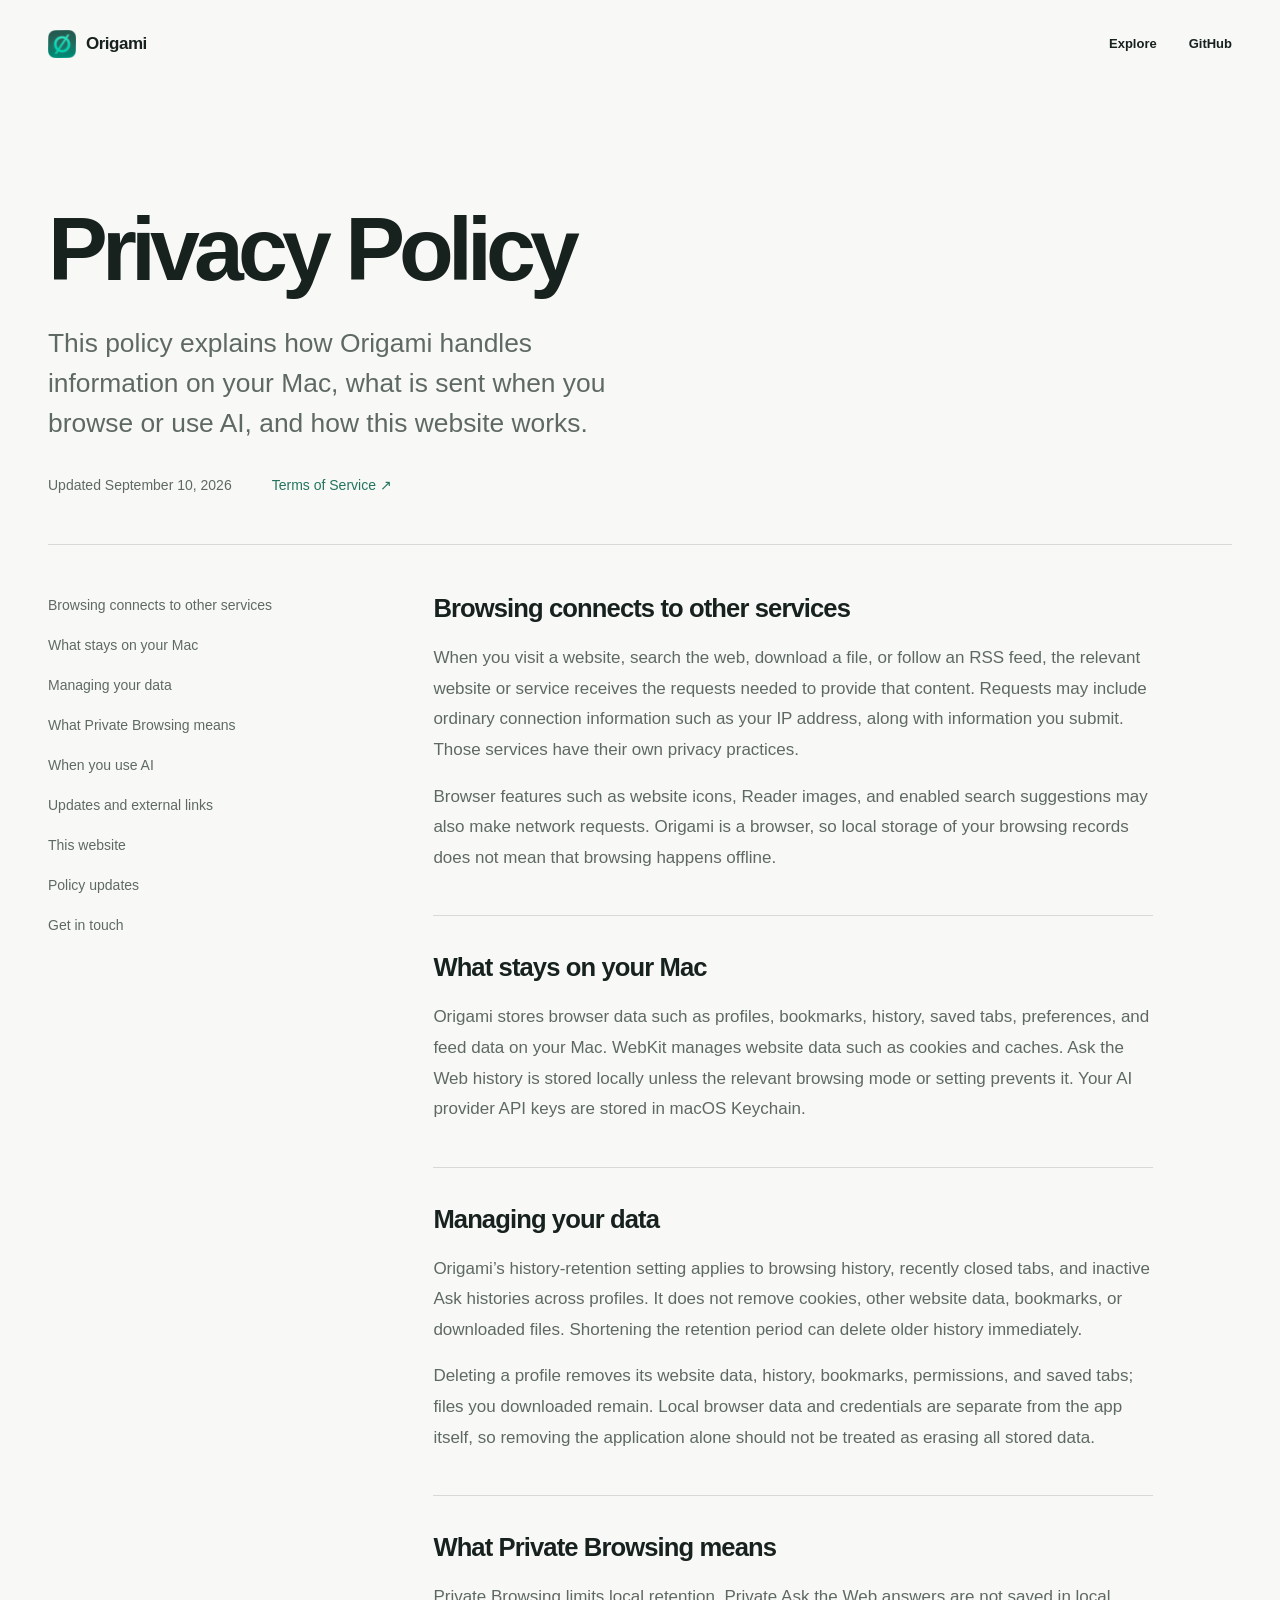
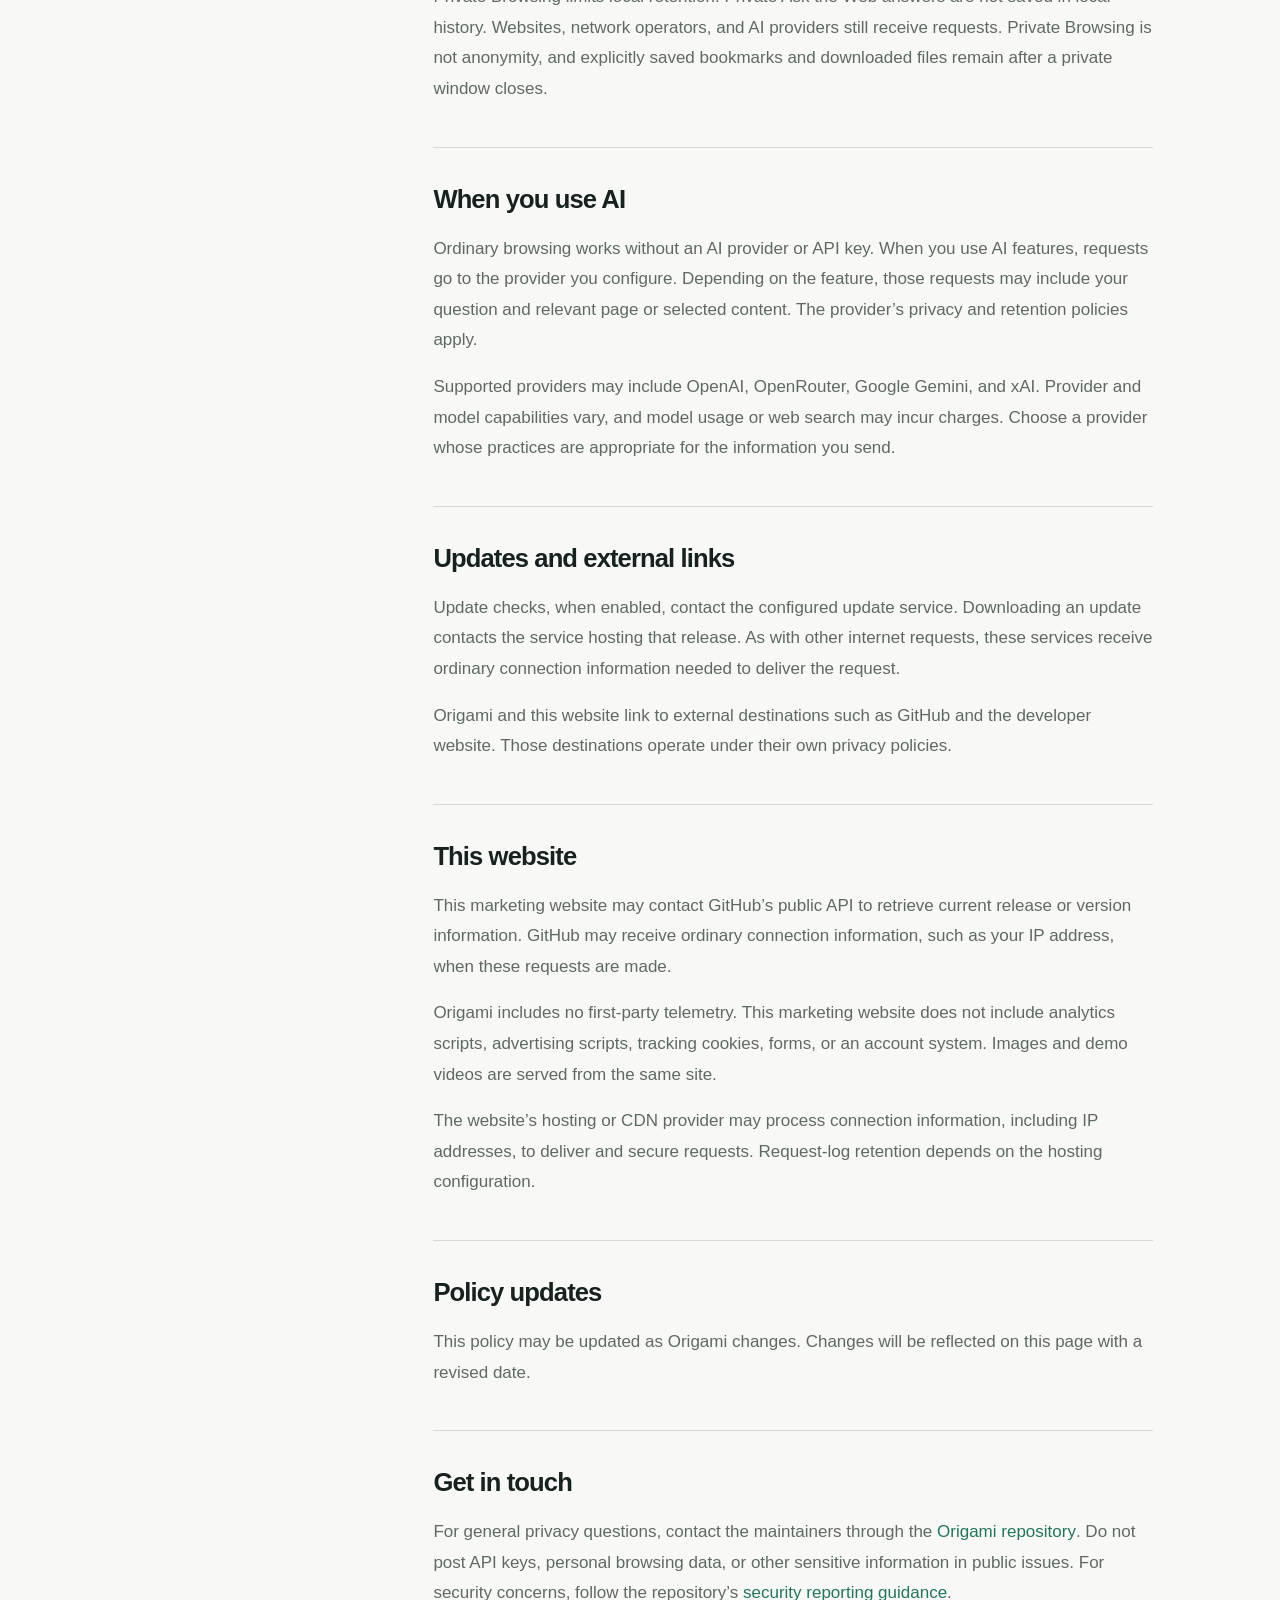
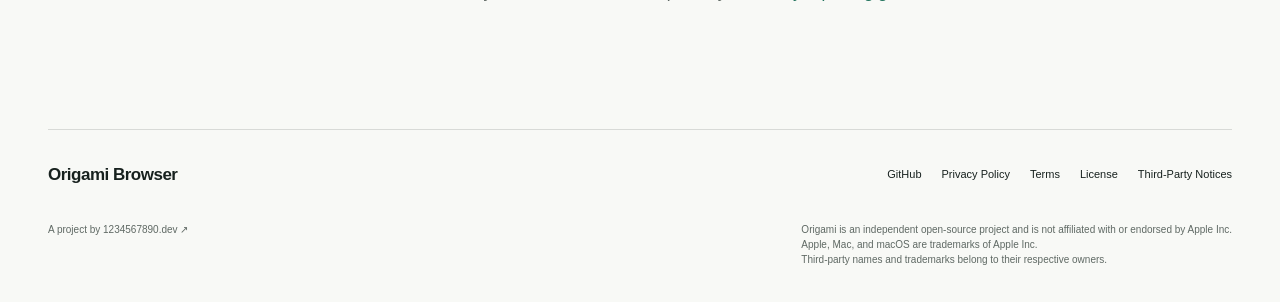
<file: website/privacy/index.html>
<!doctype html>
<html lang="en">
<head>
<meta charset="utf-8">
<meta name="viewport" content="width=device-width, initial-scale=1">
<meta name="theme-color" content="#f8f9f6">
<meta name="description" content="How Origami Browser handles browsing data, optional AI requests, and website privacy.">
<meta property="og:type" content="website">
<meta property="og:title" content="Privacy Policy — Origami Browser">
<meta property="og:description" content="How Origami Browser handles browsing data, optional AI requests, and website privacy.">
<title>Privacy Policy — Origami Browser</title>
<link rel="icon" href="../assets/origami-icon.png">
<link rel="stylesheet" href="../styles.css">
<link rel="stylesheet" href="../policies.css">
</head>
<body class="policy-body">
<a class="skip-link" href="#main">Skip to content</a>
<header class="site-header wrap">
<a class="brand" href="../" aria-label="Origami home"><img src="../assets/origami-icon.png" width="28" height="28" alt="">Origami</a>
<nav aria-label="Main"><a href="../#ask">Explore</a><a href="https://github.com/T-1234567890/origami-browser"><span>GitHub</span></a></nav>
</header>
<main id="main" class="policy-page wrap">
<header class="policy-intro">
<h1>Privacy Policy</h1>
<p class="policy-description">This policy explains how Origami handles information on your Mac, what is sent when you browse or use AI, and how this website works.</p>
<div class="policy-details"><time datetime="2026-09-10">Updated September 10, 2026</time><a href="../terms/">Terms of Service <span aria-hidden="true">↗</span></a></div>
</header>
<div class="policy-layout">
<nav class="policy-contents" aria-label="Policy sections"><ol>
<li><a href="#browsing-connects-to-other-services">Browsing connects to other services</a></li>
<li><a href="#what-stays-on-your-mac">What stays on your Mac</a></li>
<li><a href="#managing-your-data">Managing your data</a></li>
<li><a href="#what-private-browsing-means">What Private Browsing means</a></li>
<li><a href="#when-you-use-ai">When you use AI</a></li>
<li><a href="#updates-and-external-links">Updates and external links</a></li>
<li><a href="#this-website">This website</a></li>
<li><a href="#policy-updates">Policy updates</a></li>
<li><a href="#get-in-touch">Get in touch</a></li>
</ol></nav>
<article class="policy-text" aria-label="Privacy Policy">
<section id="browsing-connects-to-other-services" aria-labelledby="heading-1">
<h2 id="heading-1">Browsing connects to other services</h2>
<p>When you visit a website, search the web, download a file, or follow an RSS feed, the relevant website or service receives the requests needed to provide that content. Requests may include ordinary connection information such as your IP address, along with information you submit. Those services have their own privacy practices.</p>
<p>Browser features such as website icons, Reader images, and enabled search suggestions may also make network requests. Origami is a browser, so local storage of your browsing records does not mean that browsing happens offline.</p>
</section>
<section id="what-stays-on-your-mac" aria-labelledby="heading-2">
<h2 id="heading-2">What stays on your Mac</h2>
<p>Origami stores browser data such as profiles, bookmarks, history, saved tabs, preferences, and feed data on your Mac. WebKit manages website data such as cookies and caches. Ask the Web history is stored locally unless the relevant browsing mode or setting prevents it. Your AI provider API keys are stored in macOS Keychain.</p>
</section>
<section id="managing-your-data" aria-labelledby="heading-3">
<h2 id="heading-3">Managing your data</h2>
<p>Origami’s history-retention setting applies to browsing history, recently closed tabs, and inactive Ask histories across profiles. It does not remove cookies, other website data, bookmarks, or downloaded files. Shortening the retention period can delete older history immediately.</p>
<p>Deleting a profile removes its website data, history, bookmarks, permissions, and saved tabs; files you downloaded remain. Local browser data and credentials are separate from the app itself, so removing the application alone should not be treated as erasing all stored data.</p>
</section>
<section id="what-private-browsing-means" aria-labelledby="heading-4">
<h2 id="heading-4">What Private Browsing means</h2>
<p>Private Browsing limits local retention. Private Ask the Web answers are not saved in local history. Websites, network operators, and AI providers still receive requests. Private Browsing is not anonymity, and explicitly saved bookmarks and downloaded files remain after a private window closes.</p>
</section>
<section id="when-you-use-ai" aria-labelledby="heading-5">
<h2 id="heading-5">When you use AI</h2>
<p>Ordinary browsing works without an AI provider or API key. When you use AI features, requests go to the provider you configure. Depending on the feature, those requests may include your question and relevant page or selected content. The provider’s privacy and retention policies apply.</p>
<p>Supported providers may include OpenAI, OpenRouter, Google Gemini, and xAI. Provider and model capabilities vary, and model usage or web search may incur charges. Choose a provider whose practices are appropriate for the information you send.</p>
</section>
<section id="updates-and-external-links" aria-labelledby="heading-6">
<h2 id="heading-6">Updates and external links</h2>
<p>Update checks, when enabled, contact the configured update service. Downloading an update contacts the service hosting that release. As with other internet requests, these services receive ordinary connection information needed to deliver the request.</p>
<p>Origami and this website link to external destinations such as GitHub and the developer website. Those destinations operate under their own privacy policies.</p>
</section>
<section id="this-website" aria-labelledby="heading-7">
<h2 id="heading-7">This website</h2>
<p>This marketing website may contact GitHub’s public API to retrieve current release or version information. GitHub may receive ordinary connection information, such as your IP address, when these requests are made.</p>
<p>Origami includes no first-party telemetry. This marketing website does not include analytics scripts, advertising scripts, tracking cookies, forms, or an account system. Images and demo videos are served from the same site.</p>
<p>The website’s hosting or CDN provider may process connection information, including IP addresses, to deliver and secure requests. Request-log retention depends on the hosting configuration.</p>
</section>
<section id="policy-updates" aria-labelledby="heading-8">
<h2 id="heading-8">Policy updates</h2>
<p>This policy may be updated as Origami changes. Changes will be reflected on this page with a revised date.</p>
</section>
<section id="get-in-touch" aria-labelledby="heading-9">
<h2 id="heading-9">Get in touch</h2>
<p>For general privacy questions, contact the maintainers through the <a href="https://github.com/T-1234567890/origami-browser">Origami repository</a>. Do not post API keys, personal browsing data, or other sensitive information in public issues. For security concerns, follow the repository’s <a href="https://github.com/T-1234567890/origami-browser/blob/main/SECURITY.md">security reporting guidance</a>.</p>
</section>
</article>
</div>
</main>
<footer class="site-footer wrap">
<div class="footer-top">
<a class="brand" href="../">Origami Browser</a>
<nav aria-label="Footer">
<a href="https://github.com/T-1234567890/origami-browser"><span>GitHub</span></a>
<a href="../privacy/">Privacy Policy</a>
<a href="../terms/">Terms</a>
<a href="../license/">License</a>
<a href="../notices/">Third-Party Notices</a>
</nav>
</div>
<div class="footer-bottom">
<a href="https://1234567890.dev/">A project by 1234567890.dev ↗</a>
<p>Origami is an independent open-source project and is not affiliated with or endorsed by Apple Inc.<br>Apple, Mac, and macOS are trademarks of Apple Inc.<br>Third-party names and trademarks belong to their respective owners.</p>
</div>
</footer>
</body>
</html>
</file>
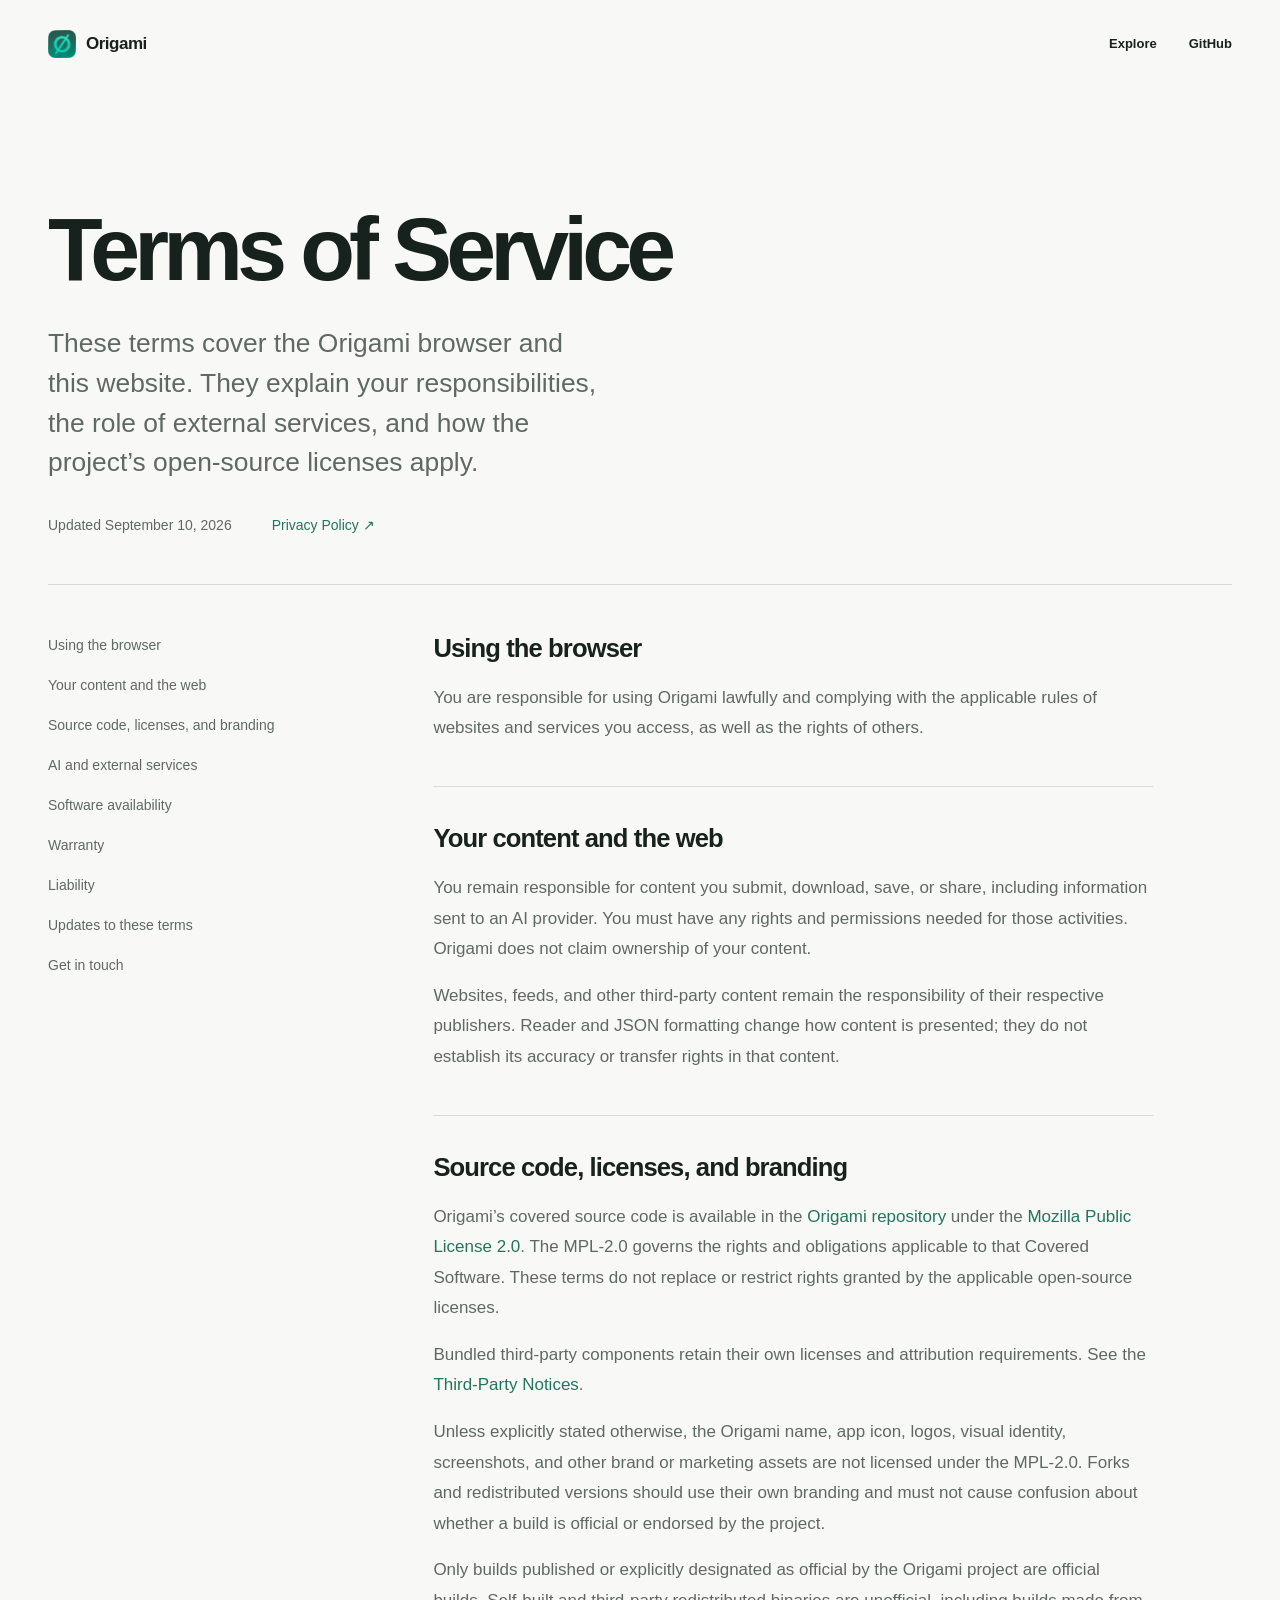
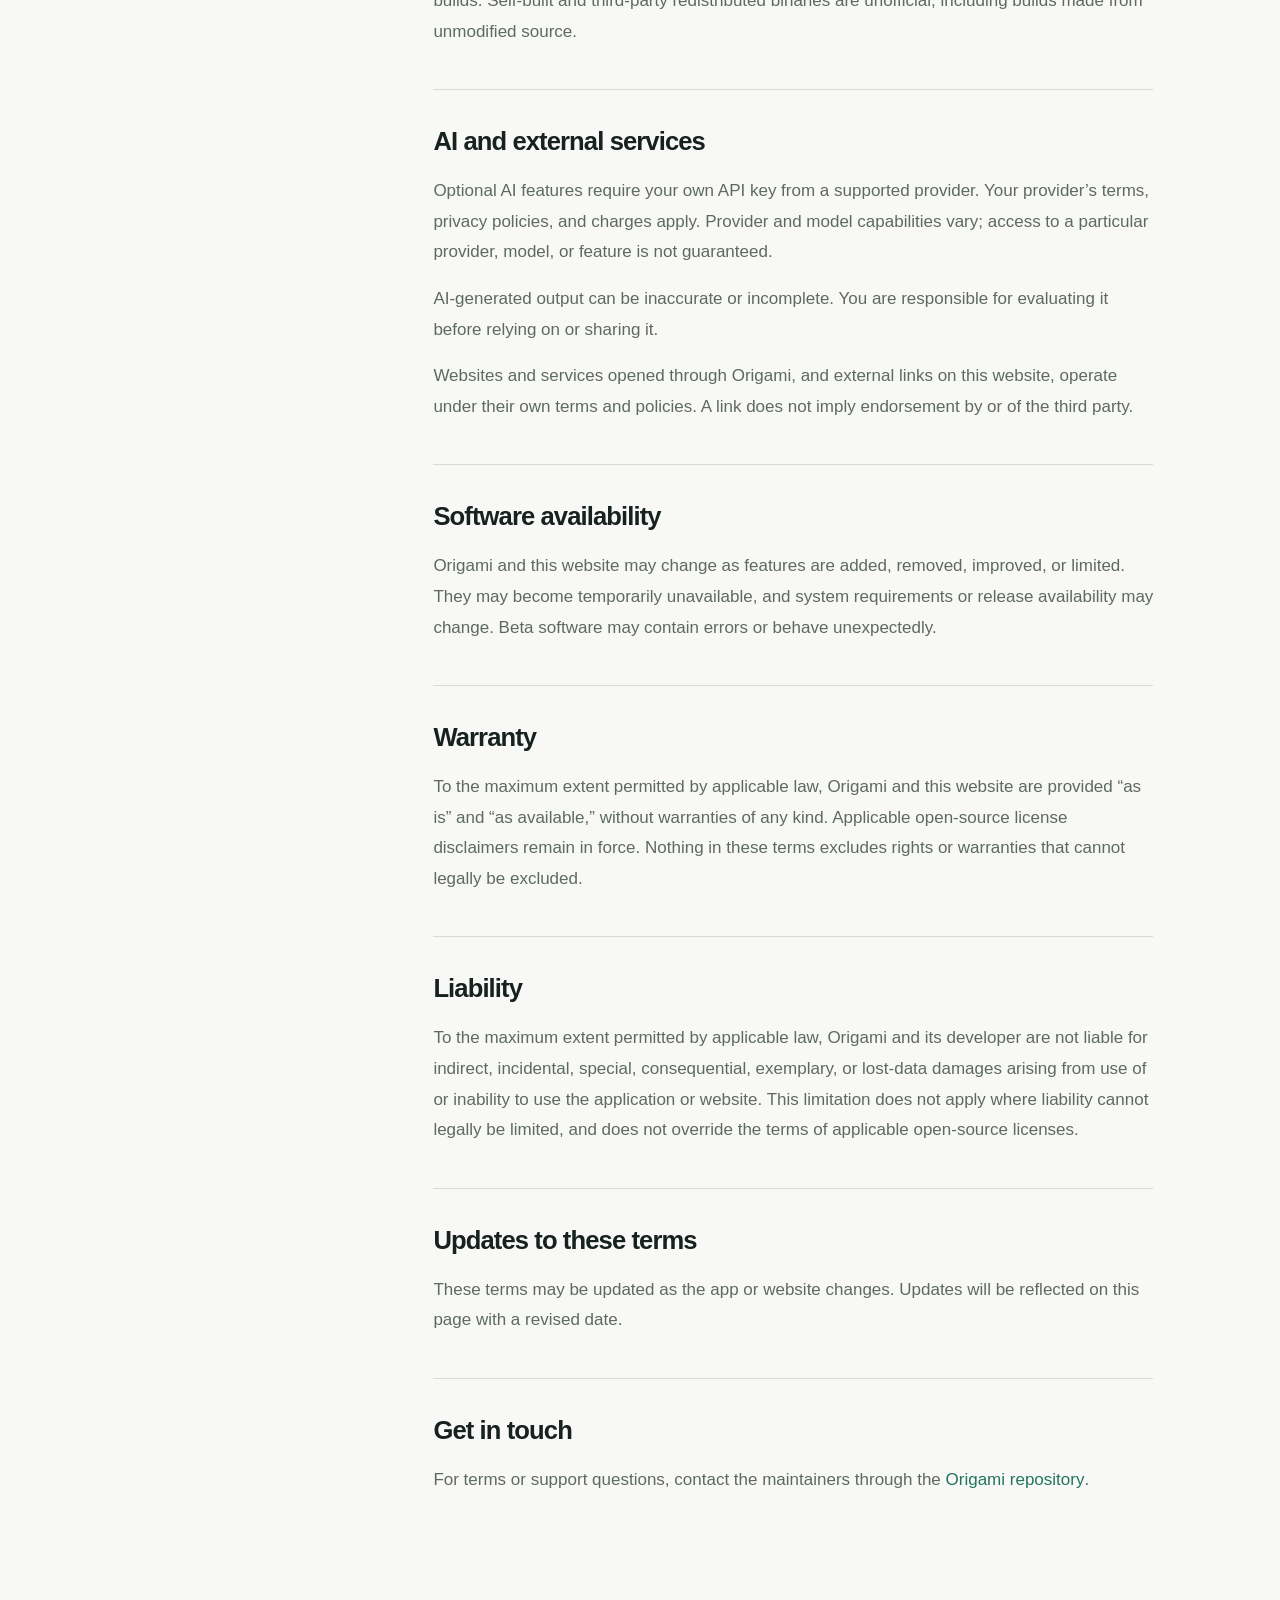
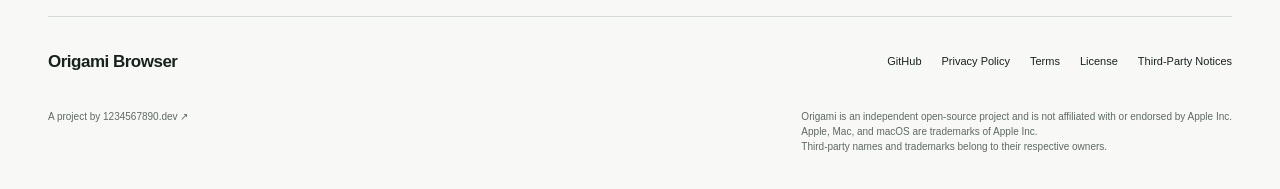
<file: website/terms/index.html>
<!doctype html>
<html lang="en">
<head>
<meta charset="utf-8">
<meta name="viewport" content="width=device-width, initial-scale=1">
<meta name="theme-color" content="#f8f9f6">
<meta name="description" content="Terms for Origami Browser and its website, including open-source licensing and third-party services.">
<meta property="og:type" content="website">
<meta property="og:title" content="Terms of Service — Origami Browser">
<meta property="og:description" content="Terms for Origami Browser and its website, including open-source licensing and third-party services.">
<title>Terms of Service — Origami Browser</title>
<link rel="icon" href="../assets/origami-icon.png">
<link rel="stylesheet" href="../styles.css">
<link rel="stylesheet" href="../policies.css">
</head>
<body class="policy-body">
<a class="skip-link" href="#main">Skip to content</a>
<header class="site-header wrap">
<a class="brand" href="../" aria-label="Origami home"><img src="../assets/origami-icon.png" width="28" height="28" alt="">Origami</a>
<nav aria-label="Main"><a href="../#ask">Explore</a><a href="https://github.com/T-1234567890/origami-browser"><span>GitHub</span></a></nav>
</header>
<main id="main" class="policy-page wrap">
<header class="policy-intro">
<h1>Terms of Service</h1>
<p class="policy-description">These terms cover the Origami browser and this website. They explain your responsibilities, the role of external services, and how the project’s open-source licenses apply.</p>
<div class="policy-details"><time datetime="2026-09-10">Updated September 10, 2026</time><a href="../privacy/">Privacy Policy <span aria-hidden="true">↗</span></a></div>
</header>
<div class="policy-layout">
<nav class="policy-contents" aria-label="Policy sections"><ol>
<li><a href="#using-the-browser">Using the browser</a></li>
<li><a href="#your-content-and-the-web">Your content and the web</a></li>
<li><a href="#source-code-licenses-and-branding">Source code, licenses, and branding</a></li>
<li><a href="#ai-and-external-services">AI and external services</a></li>
<li><a href="#software-availability">Software availability</a></li>
<li><a href="#warranty">Warranty</a></li>
<li><a href="#liability">Liability</a></li>
<li><a href="#updates-to-these-terms">Updates to these terms</a></li>
<li><a href="#get-in-touch">Get in touch</a></li>
</ol></nav>
<article class="policy-text" aria-label="Terms of Service">
<section id="using-the-browser" aria-labelledby="heading-1">
<h2 id="heading-1">Using the browser</h2>
<p>You are responsible for using Origami lawfully and complying with the applicable rules of websites and services you access, as well as the rights of others.</p>
</section>
<section id="your-content-and-the-web" aria-labelledby="heading-2">
<h2 id="heading-2">Your content and the web</h2>
<p>You remain responsible for content you submit, download, save, or share, including information sent to an AI provider. You must have any rights and permissions needed for those activities. Origami does not claim ownership of your content.</p>
<p>Websites, feeds, and other third-party content remain the responsibility of their respective publishers. Reader and JSON formatting change how content is presented; they do not establish its accuracy or transfer rights in that content.</p>
</section>
<section id="source-code-licenses-and-branding" aria-labelledby="heading-3">
<h2 id="heading-3">Source code, licenses, and branding</h2>
<p>Origami’s covered source code is available in the <a href="https://github.com/T-1234567890/origami-browser">Origami repository</a> under the <a href="../license/">Mozilla Public License 2.0</a>. The MPL-2.0 governs the rights and obligations applicable to that Covered Software. These terms do not replace or restrict rights granted by the applicable open-source licenses.</p>
<p>Bundled third-party components retain their own licenses and attribution requirements. See the <a href="../notices/">Third-Party Notices</a>.</p>
<p>Unless explicitly stated otherwise, the Origami name, app icon, logos, visual identity, screenshots, and other brand or marketing assets are not licensed under the MPL-2.0. Forks and redistributed versions should use their own branding and must not cause confusion about whether a build is official or endorsed by the project.</p>
<p>Only builds published or explicitly designated as official by the Origami project are official builds. Self-built and third-party redistributed binaries are unofficial, including builds made from unmodified source.</p>
</section>
<section id="ai-and-external-services" aria-labelledby="heading-4">
<h2 id="heading-4">AI and external services</h2>
<p>Optional AI features require your own API key from a supported provider. Your provider’s terms, privacy policies, and charges apply. Provider and model capabilities vary; access to a particular provider, model, or feature is not guaranteed.</p>
<p>AI-generated output can be inaccurate or incomplete. You are responsible for evaluating it before relying on or sharing it.</p>
<p>Websites and services opened through Origami, and external links on this website, operate under their own terms and policies. A link does not imply endorsement by or of the third party.</p>
</section>
<section id="software-availability" aria-labelledby="heading-5">
<h2 id="heading-5">Software availability</h2>
<p>Origami and this website may change as features are added, removed, improved, or limited. They may become temporarily unavailable, and system requirements or release availability may change. Beta software may contain errors or behave unexpectedly.</p>
</section>
<section id="warranty" aria-labelledby="heading-6">
<h2 id="heading-6">Warranty</h2>
<p>To the maximum extent permitted by applicable law, Origami and this website are provided “as is” and “as available,” without warranties of any kind. Applicable open-source license disclaimers remain in force. Nothing in these terms excludes rights or warranties that cannot legally be excluded.</p>
</section>
<section id="liability" aria-labelledby="heading-7">
<h2 id="heading-7">Liability</h2>
<p>To the maximum extent permitted by applicable law, Origami and its developer are not liable for indirect, incidental, special, consequential, exemplary, or lost-data damages arising from use of or inability to use the application or website. This limitation does not apply where liability cannot legally be limited, and does not override the terms of applicable open-source licenses.</p>
</section>
<section id="updates-to-these-terms" aria-labelledby="heading-8">
<h2 id="heading-8">Updates to these terms</h2>
<p>These terms may be updated as the app or website changes. Updates will be reflected on this page with a revised date.</p>
</section>
<section id="get-in-touch" aria-labelledby="heading-9">
<h2 id="heading-9">Get in touch</h2>
<p>For terms or support questions, contact the maintainers through the <a href="https://github.com/T-1234567890/origami-browser">Origami repository</a>.</p>
</section>
</article>
</div>
</main>
<footer class="site-footer wrap">
<div class="footer-top">
<a class="brand" href="../">Origami Browser</a>
<nav aria-label="Footer">
<a href="https://github.com/T-1234567890/origami-browser"><span>GitHub</span></a>
<a href="../privacy/">Privacy Policy</a>
<a href="../terms/">Terms</a>
<a href="../license/">License</a>
<a href="../notices/">Third-Party Notices</a>
</nav>
</div>
<div class="footer-bottom">
<a href="https://1234567890.dev/">A project by 1234567890.dev ↗</a>
<p>Origami is an independent open-source project and is not affiliated with or endorsed by Apple Inc.<br>Apple, Mac, and macOS are trademarks of Apple Inc.<br>Third-party names and trademarks belong to their respective owners.</p>
</div>
</footer>
</body>
</html>
</file>
<file: website/styles.css>
/* Token vocabulary and native Swift component adapted from Hibiscus/Website. */
:root {
  color-scheme:light;
  --bg:#f8f9f6;
  --bg-elevated:#eef2ed;
  --ink:#17211e;
  --ink-muted:#5f6964;
  --mint:#55d4b3;
  --mint-deep:#23745e;
  --line:rgba(23,33,30,.14);
  --section:min(1200px,calc(100% - 96px));
  --ease-out-quint:cubic-bezier(.22,1,.36,1);
  --font-sans:-apple-system,BlinkMacSystemFont,"Helvetica Neue",sans-serif;
  --font-serif:Georgia,"Times New Roman",serif
}

* {
  box-sizing:border-box
}
html {
  scroll-behavior:smooth;
  scroll-padding-top:28px
}
body {
  margin:0;
  background:var(--bg);
  color:var(--ink);
  font-family:var(--font-sans);
  -webkit-font-smoothing:antialiased;
  line-height:1.5
}
a {
  color:inherit;
  text-decoration:none
}
button {
  font:inherit
}
img {
  display:block;
  max-width:100%;
  height:auto
}
a:focus-visible,button:focus-visible,video:focus-visible,[tabindex]:focus-visible {
  outline:3px solid var(--mint-deep);
  outline-offset:6px
}
a:hover {
  color:var(--mint-deep);
  text-decoration:none
}
.wrap {
  width:var(--section);
  margin-inline:auto
}
.site-header {
  height:88px;
  display:flex;
  align-items:center;
  justify-content:space-between
}
.brand {
  display:flex;
  align-items:center;
  gap:10px;
  font-weight:650;
  font-size:17px;
  letter-spacing:-.5px
}
.site-header nav {
  display:flex;
  gap:32px;
  font-size:13px;
  font-weight:550
}
.skip-link {
  position:absolute;
  left:24px;
  top:-100px;
  background:var(--ink);
  color:white;
  padding:12px;
  z-index:5
}
.skip-link:focus {
  top:12px
}
.hero {
  min-height:760px;
  min-height:calc(100svh - 88px);
  max-height:1100px;
  display:flex;
  flex-direction:column;
  align-items:center;
  justify-content:center;
  text-align:center;
  padding:60px 0 32px
}
.hero-icon {
  width:clamp(124px,13vw,176px);
  margin-bottom:27px
}
.hero h1 {
  font-size:clamp(44px,5.2vw,76px);
  letter-spacing:-.065em;
  line-height:1.08;
  margin:0 0 24px;
  font-weight:650
}
.hero-statement {
  font-size:clamp(22px,2.8vw,38px);
  line-height:1.3;
  letter-spacing:-.035em;
  margin:0
}
.hero-statement em {
  font-family:var(--font-serif);
  font-weight:400
}
mark {
  color:var(--ink);
  background:linear-gradient(transparent 53%,var(--mint) 53%,var(--mint) 94%,transparent 94%);
  padding:0 .07em
}
.actions {
  display:flex;
  flex-wrap:wrap;
  align-items:center;
  justify-content:center;
  gap:12px;
  margin-top:34px
}
.button {
  display:inline-flex;
  align-items:center;
  justify-content:center;
  gap:24px;
  min-height:48px;
  padding:12px 23px;
  border-radius:99px;
  font-size:14px;
  font-weight:600;
  transition:color .2s
}
.button:hover {
  text-decoration:none
}
.primary {
  background:var(--ink);
  color:#fff
}
.primary:hover {
  color:var(--mint)
}
.secondary {
  border:1px solid #c7d0c9
}
.secondary:hover {
  color:var(--mint-deep)
}
.availability {
  font-size:12px;
  color:var(--ink-muted);
  margin:17px 0 0
}
.availability span {
  margin:0 9px
}
.hero-next {
  font-size:11px;
  letter-spacing:.04em;
  color:var(--ink-muted);
  margin-top:clamp(54px,8vh,110px);
  display:flex;
  gap:25px
}
.introduction {
  text-align:center;
  padding:64px 0
}
.introduction h2 {
  font-size:clamp(30px,4.6vw,65px);
  line-height:1.15;
  letter-spacing:-.052em;
  font-weight:550;
  margin:0
}
.introduction h2 span {
  color:var(--ink-muted)
}
.meet-screen h2 {
  font-size:clamp(60px,9vw,122px);
  letter-spacing:-.07em;
  font-weight:600;
  line-height:1;
  margin:0
}
.mint-dot {
  color:var(--mint-deep)
}
h2 {
  font-size:clamp(38px,4.8vw,67px);
  font-weight:550;
  line-height:1.06;
  letter-spacing:-.055em;
  margin:0
}

.subtitle {
  color:var(--ink-muted);
  font-size:clamp(17px,1.65vw,22px);
  line-height:1.55;
  letter-spacing:-.025em;
  margin:24px 0 0;
  max-width:550px
}
.chapter {
  padding:105px 0
}
.chapter-inner {
  width:var(--section);
  margin:auto
}
.chapter-copy {
  margin-bottom:42px
}
.demo {
  margin:0;
  min-width:0
}
.video-shell {
  position:relative;
  aspect-ratio:16/9;
  border-radius:12px;
  background:transparent;
  overflow:hidden;
  border:0;
  box-shadow:none
}
video {
  position:absolute;
  inset:0;
  border:0;
  display:block;
  width:100%;
  height:100%;
  object-fit:contain;
  background:transparent
}
.demo figcaption {
  display:flex;
  flex-wrap:wrap;
  justify-content:space-between;
  gap:10px;
  margin-top:17px;
  color:var(--ink-muted);
  font-size:11px
}
.demo-label {
  letter-spacing:.025em
}
.fine-print {
  font-size:11px;
  line-height:1.7;
  color:var(--ink-muted);
  font-weight:400
}
.demo .fine-print {
  width:100%;
  margin:0
}

.video-error {
  position:absolute;
  inset:auto 12px 40%;
  background:var(--bg);
  padding:12px;
  font-size:14px;
  text-align:center
}
.video-error a {
  text-decoration:none
}
.split .chapter-inner,.reverse .chapter-inner {
  display:grid;
  grid-template-columns: .8fr 1.5fr;
  gap:55px;
  align-items:center
}
.split h2,.reverse h2 {
  font-size:clamp(35px,3.7vw,52px)
}
.split .chapter-copy,.reverse .chapter-copy {
  margin:0
}
.reverse .chapter-inner {
  grid-template-columns:1.5fr .8fr
}
.reverse .chapter-copy {
  grid-column:2;
  grid-row:1
}
.reverse .demo {
  grid-column:1;
  grid-row:1
}
.center {
  background:var(--bg-elevated);
  margin:40px 0;
  padding:110px 0
}
.center .chapter-copy {
  text-align:center
}
.center .subtitle {
  margin-inline:auto
}
.center .demo {
  max-width:1040px;
  margin:auto
}





.fundamentals {
  padding:130px 0 100px;
  border-top:1px solid var(--line)
}
.fundamentals>.subtitle {
  max-width:680px;
  font-size:18px
}
.feature-grid {
  list-style:none;
  padding:0;
  margin:75px 0 0;
  display:grid;
  grid-template-columns:repeat(4,1fr);
  gap:0 35px
}
.feature-grid li {
  padding:30px 0;
  border-top:1px solid var(--line)
}

.feature-grid h3 {
  font-size:15px;
  font-weight:600;
  letter-spacing:-.02em;
  margin:0 0 6px
}
.feature-grid p {
  font-size:12px;
  color:var(--ink-muted);
  margin:0
}
.native {
  padding:110px 0 130px;
  text-align:center
}
.native>.subtitle {
  margin-inline:auto
}
.stack {
  display:flex;
  justify-content:center;
  gap:36px;
  flex-wrap:wrap;
  list-style:none;
  padding:0;
  margin:55px 0 35px;
  color:var(--ink-muted);
  font-size:14px;
  font-weight:550
}
.native>.fine-print {
  max-width:720px;
  margin:10px auto
}
.final-cta {
  text-align:center;
  padding:90px 0 130px;
  border-top:1px solid var(--line)
}
.final-cta>img {
  margin:0 auto 25px
}
.final-cta h2 {
  font-size:clamp(38px,4.8vw,66px)
}
.release-note {
  max-width:560px;
  margin:26px auto 0;
  font-size:12px;
  color:var(--ink-muted)
}
.site-footer {
  border-top:1px solid var(--line);
  padding:32px 0 35px
}
.footer-top,.footer-bottom {
  display:flex;
  justify-content:space-between;
  gap:35px
}
.footer-top nav {
  display:flex;
  flex-wrap:wrap;
  gap:20px;
  font-size:11px;
  align-items:center
}
.footer-bottom {
  margin-top:35px;
  font-size:10px;
  color:var(--ink-muted)
}
.footer-bottom p {
  margin:0
}
.legal {
  max-width:850px;
  padding:80px 0 100px
}
.legal h1 {
  font-size:clamp(40px,6vw,72px);
  letter-spacing:-.055em;
  line-height:1.1
}
.legal h2 {
  font-size:26px;
  margin-top:45px;
  letter-spacing:-.03em
}
.legal p {
  color:var(--ink-muted)
}
.legal pre {
  white-space:pre-wrap;
  overflow-wrap:anywhere;
  font-size:12px;
  line-height:1.7
}
.legal a {
  text-decoration:none
}

@media(min-width:1600px) {
  :root {
  --section:min(1380px,calc(100% - 120px))
}

}

@media(max-width:1000px) {
  :root {
  --section:calc(100% - 64px)
}
.split .chapter-inner,.reverse .chapter-inner {
  gap:30px;
  grid-template-columns:1fr
}
.reverse .chapter-copy,.reverse .demo {
  grid-column:auto;
  grid-row:auto
}
.chapter-copy {
  max-width:700px
}
.split .chapter-copy,.reverse .chapter-copy {
  margin-bottom:10px
}
.split h2,.reverse h2 {
  font-size:clamp(38px,6vw,58px)
}
.center .chapter-copy {
  margin-inline:auto
}
.feature-grid {
  grid-template-columns:repeat(3,1fr)
}
.footer-top,.footer-bottom {
  flex-direction:column;
  gap:22px
}

}

@media(max-width:600px) {
  :root {
  --section:calc(100% - 40px)
}
.site-header {
  height:72px
}
.site-header nav {
  gap:20px
}
.hero {
  min-height:720px;
  min-height:calc(100svh - 72px);
  padding:45px 0 32px;
  max-height:none
}
.hero h1 {
  font-size:44px
}
.hero-statement {
  font-size:23px
}
.hero-statement br {
  display:none
}
.hero-icon {
  width:132px
}
.hero-next {
  margin-top:65px
}
.introduction {
  padding:48px 0
}
.introduction h2 {
  font-size:33px
}
.introduction h2 br {
  display:none
}
.meet-screen h2 {
  margin:0;
  font-size:66px
}
.chapter {
  padding:65px 0
}
.chapter-copy {
  margin-bottom:30px
}

.chapter h2 {
  font-size:43px
}
.subtitle {
  font-size:18px
}
.video-shell {
  border-radius:7px
}
.demo figcaption {
  font-size:10px
}
.demo-label {
  display:none
}




.center {
  margin:0
}
.fundamentals {
  padding:80px 0 50px
}
.fundamentals h2 {
  font-size:40px
}
.feature-grid {
  grid-template-columns:repeat(2,minmax(0,1fr));
  gap:0 22px;
  margin-top:45px
}
.feature-grid p {
  font-size:11px
}
.feature-grid h3 {
  font-size:14px
}
.native {
  padding:75px 0
}
.stack {
  gap:20px;
  font-size:12px
}
.final-cta {
  padding:70px 0 85px
}
.button {
  gap:14px;
  padding:12px 19px
}
.footer-top nav {
  gap:15px 20px
}

}

@media(prefers-reduced-motion:reduce) {
  html {
  scroll-behavior:auto
}
*,*::before,*::after {
  animation:none!important;
  transition:none!important
}
.button:hover {
  transform:none
}

}


/* Native document-scroll stack: each chapter settles above the previous one.
   No scroll interception, nested scroller, animation library, or transformed text. */
.scroll-stack {
  isolation: isolate;
  padding: 24px 0 80px;
}
.scroll-stack .chapter {
  position: sticky;
  top: calc(20px + var(--stack-index) * 9px);
  z-index: calc(1 + var(--stack-index));
  width: min(1160px, calc(100% - 64px));
  margin: 0 auto 80px;
  padding: 22px 32px;
  background: var(--bg);
  border: 1px solid var(--line);
  border-radius: 20px;
  box-shadow: 0 -10px 32px -20px #17211e35;
}
.scroll-stack .chapter:nth-child(even) { background: var(--bg-elevated); }
/* Keep the last card's bottom margin equal to its siblings. Sticky containment
   includes that margin; removing it lets earlier cards release before RSS. */
.scroll-stack .chapter-inner { width: 100%; display: block; }
.scroll-stack .chapter-copy { display: block; max-width: none; margin: 0 0 20px; text-align: center; }
.scroll-stack h2 { font-size: clamp(34px, 3.8vw, 48px); min-height: 1.1em; }
.scroll-stack .subtitle {
  font-size: 19px;
  min-height: 60px;
  max-width: 760px;
  margin: 12px auto 0;
}
.scroll-stack .demo {
  width: min(100%, calc(clamp(180px, 100svh - 310px, 480px) * 16 / 9));
  margin: 0 auto;
}
.scroll-stack .video-shell { width: 100%; }
.scroll-stack video { pointer-events: none; user-select: none; }
.scroll-stack .demo-label { display: none; }
/* Reserve the same caption space so disclosure text never changes card size. */
.scroll-stack figcaption { display: block; min-height: 44px; margin-top: 12px; }
.scroll-stack .chapter.stack-static { position: relative; top: auto; }
@media(max-width:600px) {
  .scroll-stack { padding-bottom: 60px; }
  .scroll-stack .chapter {
    width: calc(100% - 32px);
    padding: 22px 18px;
    border-radius: 16px;
    margin-bottom: 60px;
    top: calc(12px + var(--stack-index) * 6px);
  }
  .scroll-stack h2 { font-size: 30px; min-height: 2.15em; }
  .scroll-stack .subtitle { font-size: 16px; min-height: 75px; }
  .scroll-stack .demo { width: 100%; }
  .scroll-stack figcaption { min-height: 75px; }
}
@media(prefers-reduced-motion:reduce), (max-height:600px) {
  .scroll-stack .chapter { position: relative; top: auto; }
}

/* Small brand details; GitHub marks inherit the link's hover color. */
a { transition: color 180ms ease; }
a[href="https://github.com/T-1234567890/origami-browser"] {
  display: inline-flex;
  align-items: center;
  gap: 9px;
}
.github-icon { flex: 0 0 auto; width: 18px; height: 18px; }
.meet-origami { display: flex; align-items: center; justify-content: center; flex-wrap: wrap; column-gap: .42em; row-gap: .25em; }
.meet-brand { display: inline-flex; align-items: center; gap: .15em; white-space: nowrap; }
.meet-brand img { width: .78em; height: .78em; transform: translateY(.025em); flex: 0 0 auto; }
.meet-brand .mint-dot { margin-left: -.15em; }

/* Two independent keynote beats, each centered in its own viewport. */
.introduction,
.meet-screen {
  min-height: 100svh;
  display: flex;
  align-items: center;
  justify-content: center;
  text-align: center;
}
.meet-screen { padding: 64px 0; }
@media(max-width:600px) {
  .meet-screen { padding: 48px 0; }
}

/* Consistent outline icons for the fundamentals grid. */
.feature-grid svg {
  display: block;
  width: 30px;
  height: 30px;
  margin-bottom: 20px;
  fill: none;
  stroke: var(--mint-deep);
  stroke-width: 1.65;
  stroke-linecap: round;
  stroke-linejoin: round;
}

/* Release metadata enables both download links together. */
[data-download][aria-disabled="true"] { opacity: .55; cursor: not-allowed; }
[data-download][aria-disabled="true"]:hover { color: #fff; }

/* Flat ASCII wall on the shared page background. */
.privacy-field {
  position: relative;
  isolation: isolate;
  display: grid;
  place-items: center;
  min-height: max(680px, 90svh);
  overflow: hidden;
  background: var(--bg);
  color: var(--ink);
}
.privacy-field-canvas {
  position: absolute; inset: 0; width: 100%; height: 100%; pointer-events: none;
  filter: blur(var(--field-blur, .65px)) saturate(.9);
  opacity: 1;
}
.privacy-field-content { position: relative; z-index: 1; max-width: 800px; padding: 72px 24px; text-align: center; }
.privacy-field-content h2 { margin: 0; font-size: clamp(2.4rem, 5.5vw, 4.8rem); line-height: 1.08; letter-spacing: -.055em; font-weight: 650; }
.privacy-field-content h2 .accent { color: #10201a; }
.privacy-field-content p { margin: 28px 0 0; font-size: clamp(1rem, 1.5vw, 1.2rem); line-height: 1.85; color: var(--ink); }
@media (max-width: 600px) {
  .privacy-field { min-height: max(600px, 80svh); }
}

.privacy-field .field-line { display: block; }
.privacy-field.is-scroll-sequence .privacy-field-content {
  display: grid; width: min(1100px, calc(100% - 40px)); max-width: none;
  min-height: 260px; padding: 48px 0; align-items: center;
}
.privacy-field.is-scroll-sequence h2,
.privacy-field.is-scroll-sequence .privacy-field-content p { display: contents; }
.privacy-field.is-scroll-sequence .field-line {
  grid-area: 1 / 1; opacity: 0; pointer-events: none;
  font-size: clamp(1.6rem, 4.2vw, 3.6rem); font-weight: 650;
  letter-spacing: -.04em; line-height: 1.2; text-wrap: balance;
}
.privacy-field.is-scroll-sequence .field-line.is-current {
  opacity: 1;
  animation: privacy-line-in 180ms ease-out both;
}
@keyframes privacy-line-in {
  from { transform: translateY(8px); }
  to { transform: translateY(0); }
}
@media (prefers-reduced-motion: reduce) {
  .privacy-field .field-line { animation: none; }
}

/* Ordinary page scrolling advances six messages through one sticky stage. */
.privacy-field { display: block; overflow: visible; }
.privacy-field-stage {
  position: relative; display: grid; place-items: center; width: 100%;
  min-height: max(680px, 90svh); overflow: hidden;
}
.privacy-field.is-scroll-sequence { min-height: 340svh; }
.privacy-field.is-scroll-sequence .privacy-field-stage {
  position: sticky; top: 0; height: 100svh; min-height: 0;
}
@media (max-width: 600px) {
  .privacy-field-stage { min-height: max(600px, 80svh); }
}

/* Expand the sharp field to the viewport without scaling or opacity fades. */
.privacy-field { width: 100%; max-width: none; }
.privacy-field.is-scroll-sequence .privacy-field-stage {
  clip-path: inset(var(--field-inset-y, 0px) var(--field-inset, 0px) round var(--field-radius, 0px));
}
.final-cta {
  position: relative; z-index: 2;
  display: flex; flex-direction: column; justify-content: center; align-items: center;
  min-height: 0; padding-block: clamp(72px, 8vw, 112px);
  margin-top: 0; border-top: 0;
  background: var(--bg);
}
.final-cta > img { margin-bottom: 8px; }
.final-cta .actions { margin-top: 12px; }
@media (prefers-reduced-motion: reduce) {
  .privacy-field .privacy-field-stage { clip-path: none; }
}

/* Frosted treatment stays behind the sharp foreground text. */
.privacy-field-stage::after {
  content: "";
  position: absolute;
  inset: 0;
  z-index: 0;
  pointer-events: none;
  background: rgba(248, 249, 246, .18);
}

.privacy-field.is-scroll-sequence .privacy-field-content {
  transform: translateY(var(--field-text-y, 0px));
}
@media (prefers-reduced-motion: reduce) {
  .privacy-field .privacy-field-content { transform: none; }
}

/* Keep each message distinct from the moving mint characters beneath it. */
.privacy-field .field-line {
  color: #10201a;
}

.final-cta .latest-version {
  height: 26px; margin: 0 0 12px; visibility: hidden;
  font-family: var(--font-serif);
  font-size: 18px; line-height: 26px; font-style: italic;
  font-variant-numeric: lining-nums;
  font-weight: 400; color: #68736d;
}
.final-cta .latest-version.is-available { visibility: visible; }
.final-cta h2 {
  font-family: var(--font-serif); font-weight: 400; letter-spacing: -.045em;
}
</file>
<file: website/swift-native.css>
/* Reused from Hibiscus/Website/styles.css native Swift bar; original Swift orange palette. */
.swift-native-section {
  position: relative;
  display: grid;
  align-items: center;
  min-height: 88px;
  width: min(1060px, calc(100% - 64px));
  margin: clamp(58px, 7vw, 92px) auto clamp(10px, 2vw, 24px);
  padding: 18px clamp(14px, 3vw, 38px);
  border: 0;
  border-radius: 0;
  overflow: visible;
  isolation: isolate;
  background: linear-gradient(90deg, #f7c3b7 0%, #f7c3b7 48%, rgba(247, 195, 183, 0.62) 72%, transparent 96%);
  background-clip: padding-box;
  color: oklch(18% 0.012 178);
  font-weight: 800;
  box-shadow: none;
}

.swift-native-section::before {
  content: "";
  position: absolute;
  inset: -22px -44px;
  z-index: 0;
  pointer-events: none;
  background:
    linear-gradient(90deg, transparent, #d96b56 44px, #d96b56 calc(100% - 44px), transparent) left 0 top 22px / 100% 2px no-repeat,
    linear-gradient(90deg, transparent, #d96b56 44px, #d96b56 calc(100% - 44px), transparent) left 0 bottom 22px / 100% 2px no-repeat,
    linear-gradient(transparent, #d96b56 22px, #d96b56 calc(100% - 22px), transparent) left 44px top 0 / 2px 100% no-repeat,
    linear-gradient(transparent, #d96b56 22px, #d96b56 calc(100% - 22px), transparent) right 44px top 0 / 2px 100% no-repeat;
}

.swift-native-section::after {
  content: none;
}

.swift-default-content,
.swift-hover-content {
  grid-area: 1 / 1;
  position: relative;
  z-index: 1;
  transition: opacity 220ms var(--ease-out-quint), transform 260ms var(--ease-out-quint);
}

.swift-default-content {
  display: flex;
  align-items: center;
  justify-content: space-between;
  width: 100%;
  gap: 16px;
  opacity: 1;
  transform: translateY(0);
}

.swift-default-content span {
  font-size: clamp(0.88rem, 1.3vw, 1.08rem);
  line-height: 1.15;
  text-align: right;
}

.swift-hover-content {
  display: flex;
  align-items: center;
  justify-content: center;
  width: 100%;
  opacity: 0;
  transform: translateY(5px);
}

.swift-hover-content span {
  display: flex;
  align-items: center;
  gap: 8px;
  padding: 0 20px;
  font-size: clamp(0.88rem, 1.3vw, 1.08rem);
  line-height: 1.15;
  white-space: nowrap;
}

.swift-hover-content span:first-child {
  padding-left: 0;
}

.swift-hover-content span + span::before {
  content: "";
  width: 1px;
  height: 24px;
  margin-right: 12px;
  background: rgba(183, 72, 51, 0.42);
}

.swift-hover-content svg {
  width: 18px;
  height: 18px;
  flex: 0 0 auto;
  fill: none;
  stroke: #b74833;
  stroke-width: 1.8;
  stroke-linecap: round;
  stroke-linejoin: round;
}

.swift-native-section:hover .swift-default-content,
.swift-native-section:focus-visible .swift-default-content {
  opacity: 0;
  transform: translateY(-5px);
}

.swift-native-section:hover .swift-hover-content,
.swift-native-section:focus-visible .swift-hover-content {
  opacity: 1;
  transform: translateY(0);
}

.swift-default-content img {
  width: 46px;
  height: 46px;
  flex: 0 0 auto;
  filter: drop-shadow(0 8px 18px rgba(240, 81, 56, 0.2));
}

/* Keep the inherited interaction usable on narrow screens and touch devices. */
@media(max-width:700px){.swift-native-section{width:calc(100% - 24px);padding:20px 14px}.swift-native-section::before{inset:-16px -12px;background:none;border-block:1px solid #d96b56}.swift-hover-content{gap:12px;flex-wrap:wrap}.swift-hover-content span{padding:0;font-size:11px;gap:5px}.swift-hover-content span+span::before{display:none}.swift-hover-content svg{width:15px;height:15px}}
@media(hover:none){.swift-native-section{gap:20px}.swift-default-content,.swift-hover-content{grid-area:auto;opacity:1;transform:none}.swift-hover-content{flex-wrap:wrap;gap:16px}.swift-hover-content span{padding:0;font-size:12px}.swift-hover-content span+span::before{display:none}.swift-native-section:hover .swift-default-content{opacity:1;transform:none}}
</file>
<file: website/policies.css>
/* Origami's document layout. Policy topics reference the Hibiscus documents;
   this presentation is independent and uses Origami's shared site tokens. */
.policy-page { padding-block: clamp(64px, 9vw, 128px) 120px; }
.policy-intro { max-width: 960px; padding-bottom: 48px; }
.policy-intro h1 {
  margin: 0 0 28px;
  font-size: clamp(3rem, 7vw, 6rem);
  font-weight: 650;
  line-height: 1.04;
  letter-spacing: -.065em;
  text-wrap: balance;
}
.policy-description { max-width: 38ch; margin: 0; color: var(--ink-muted); font-size: clamp(1.2rem, 2.3vw, 1.65rem); line-height: 1.5; }
.policy-details { display: flex; flex-wrap: wrap; gap: 16px 40px; margin-top: 32px; font-size: 14px; }
.policy-details time { color: var(--ink-muted); }
.policy-details a, .policy-text a { color: var(--mint-deep); }
.policy-details a:hover, .policy-text a:hover { color: var(--ink); }
.policy-layout { display: grid; grid-template-columns: minmax(180px, 1fr) minmax(0, 2.7fr); gap: clamp(40px, 7vw, 100px); border-top: 1px solid var(--line); padding-top: 48px; }
.policy-contents { position: sticky; top: 32px; align-self: start; }
.policy-contents ol { list-style: none; padding: 0; margin: 0; display: grid; gap: 16px; }
.policy-contents a { display: inline-block; font-size: 14px; line-height: 1.45; color: var(--ink-muted); }
.policy-contents a:hover { color: var(--mint-deep); }
.policy-text { max-width: 720px; min-width: 0; }
.policy-text section { scroll-margin-top: 40px; }
.policy-text section + section { margin-top: 42px; padding-top: 36px; border-top: 1px solid var(--line); }
.policy-text h2 { margin: 0 0 18px; font-size: clamp(1.4rem, 2vw, 1.75rem); font-weight: 600; letter-spacing: -.035em; line-height: 1.25; }
.policy-text p { margin: 0 0 16px; font-size: 17px; line-height: 1.8; color: var(--ink-muted); overflow-wrap: anywhere; }
.policy-text p:last-child { margin-bottom: 0; }
@media (max-width: 760px) {
  .policy-page { padding-block: 52px 80px; }
  .policy-intro { padding-bottom: 32px; }
  .policy-layout { grid-template-columns: 1fr; gap: 36px; padding-top: 28px; }
  .policy-contents { position: static; }
  .policy-contents ol { grid-template-columns: repeat(2, minmax(0, 1fr)); gap: 14px 24px; }
  .policy-text p { font-size: 16px; }
}
@media (prefers-reduced-motion: reduce) {
  .policy-body { scroll-behavior: auto; }
}
</file>
